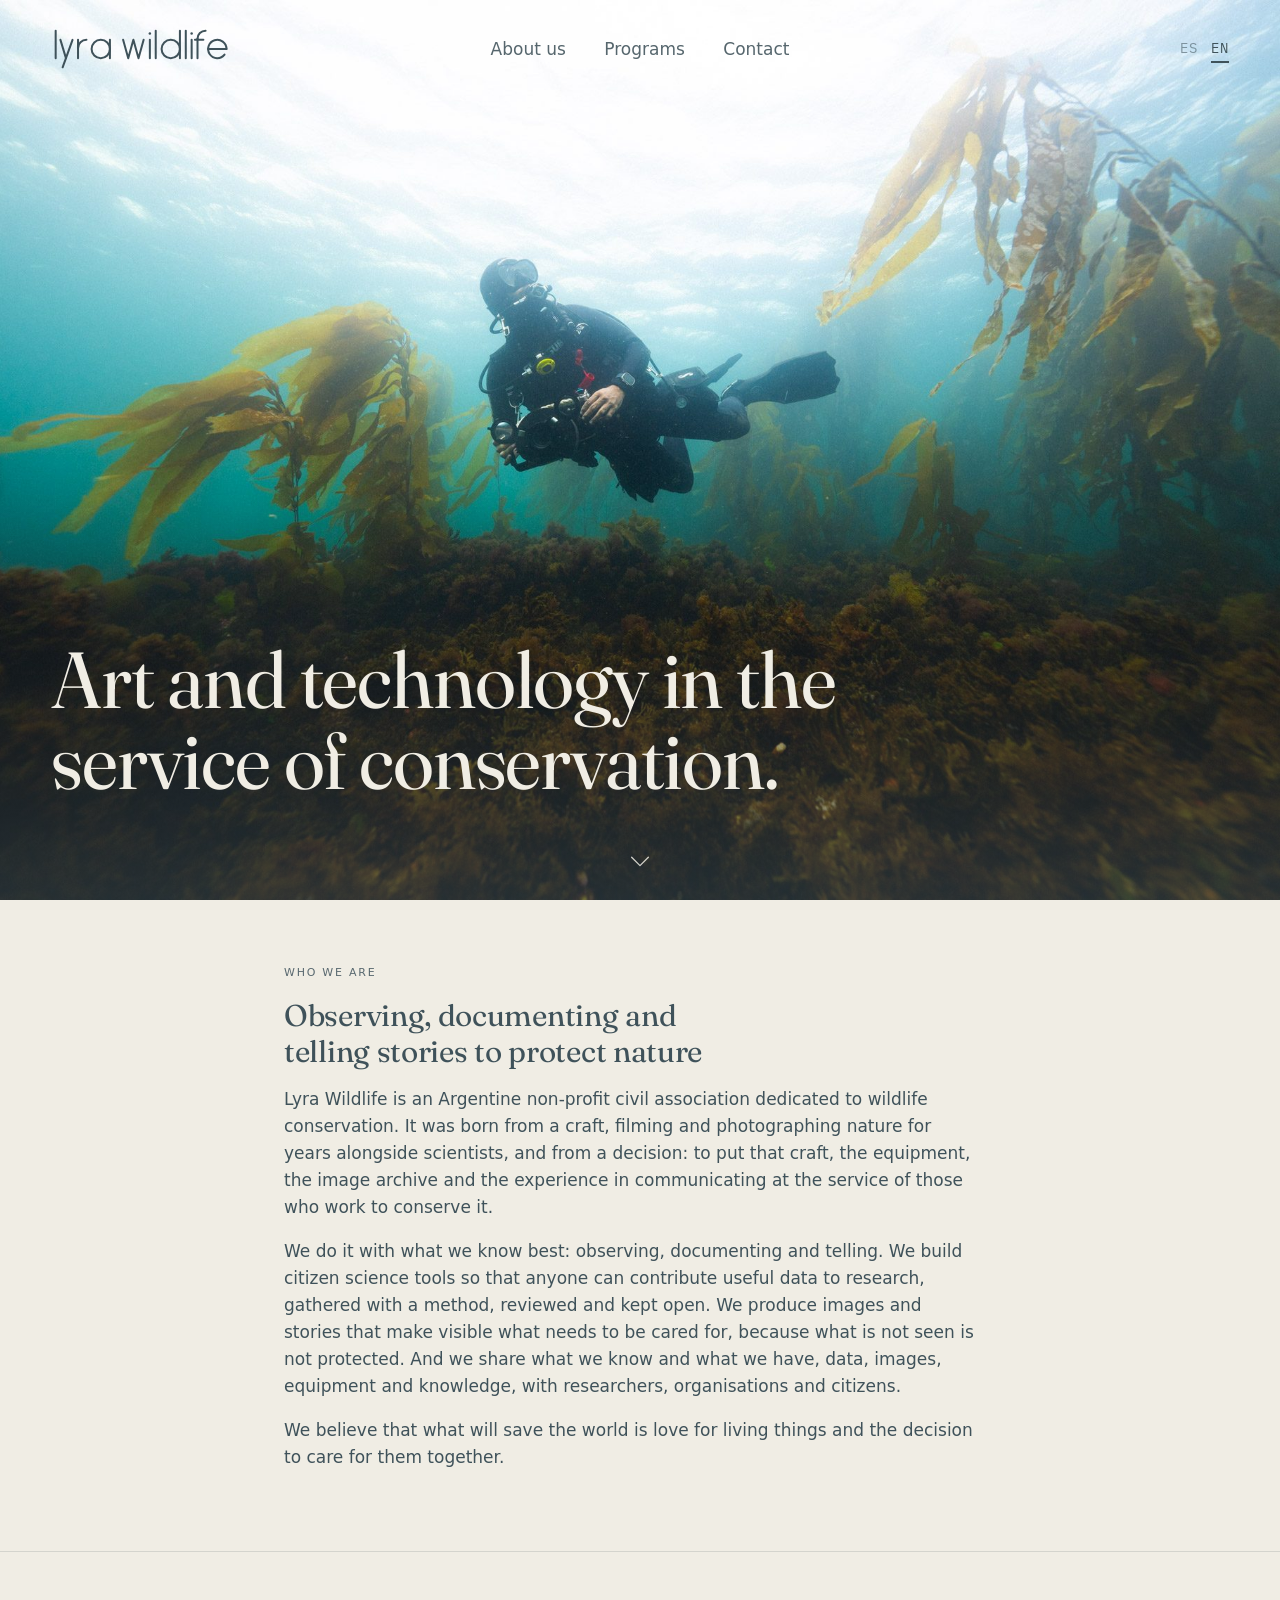
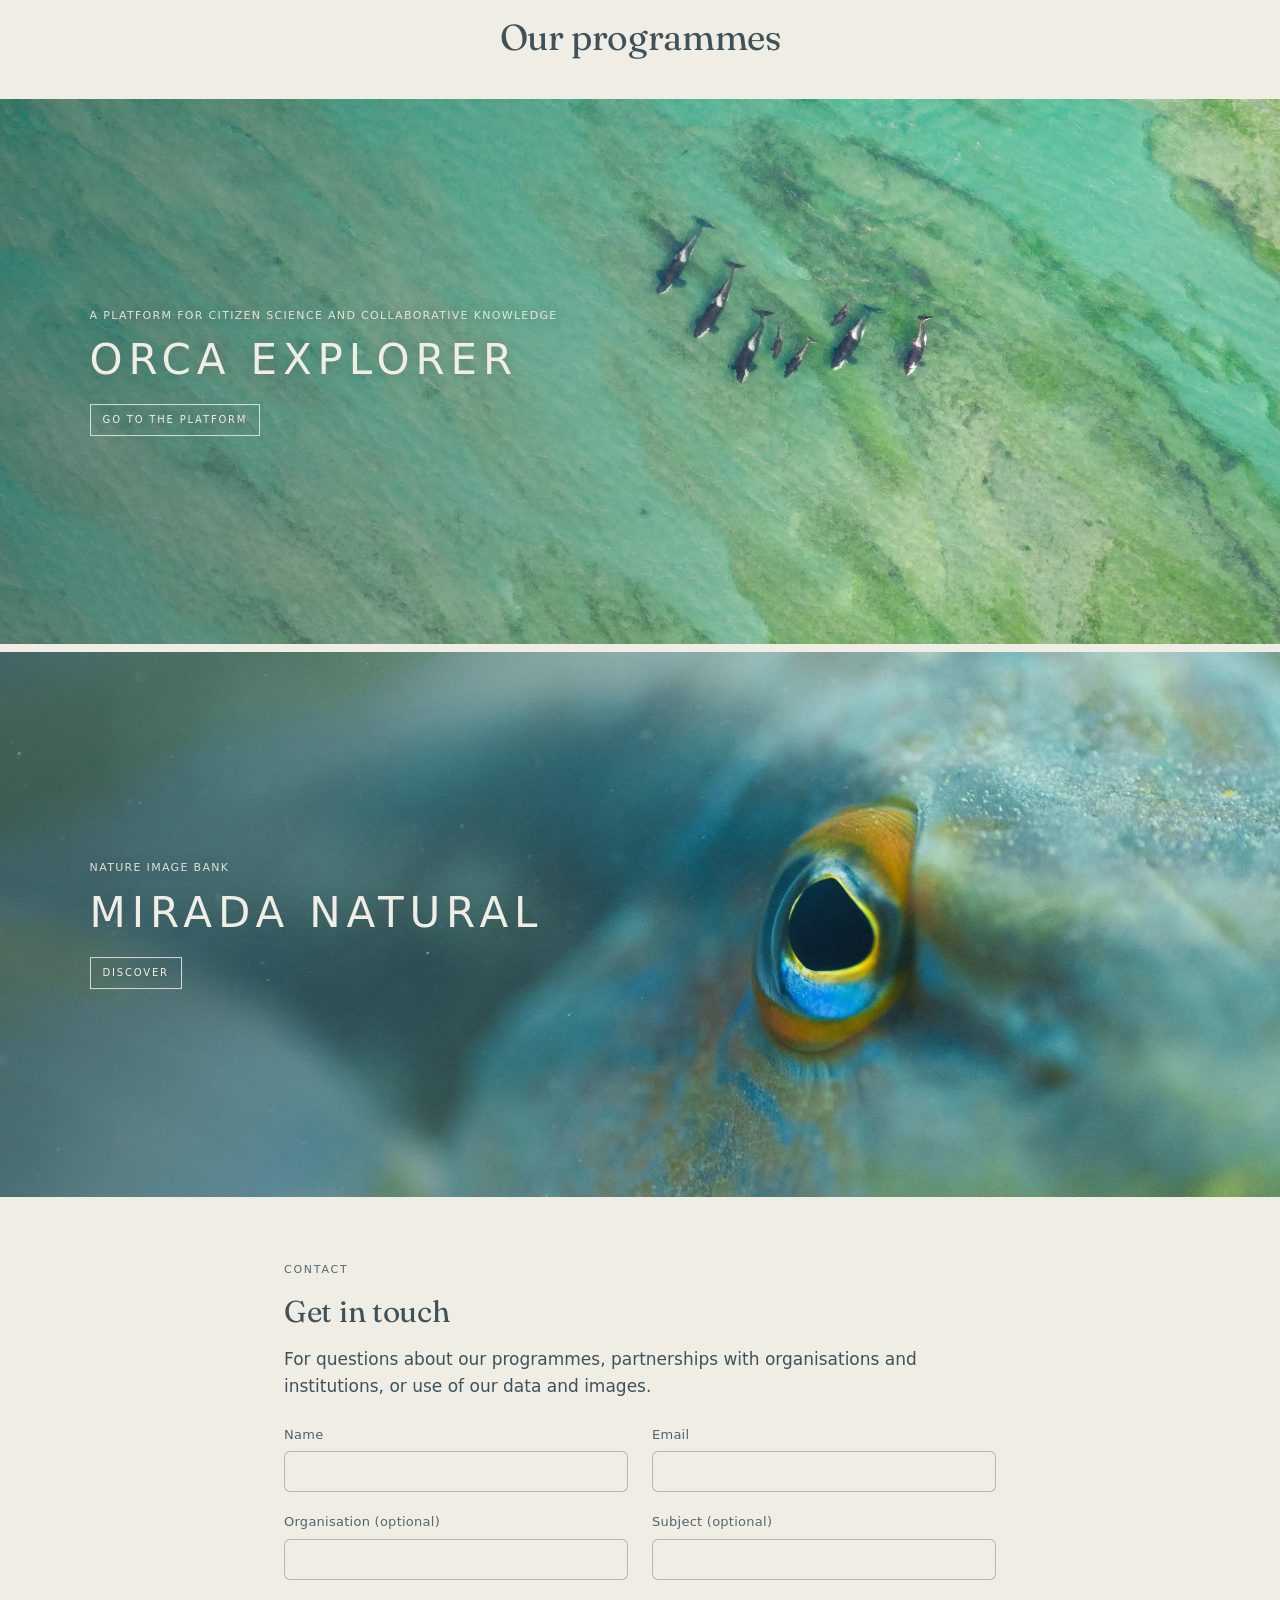
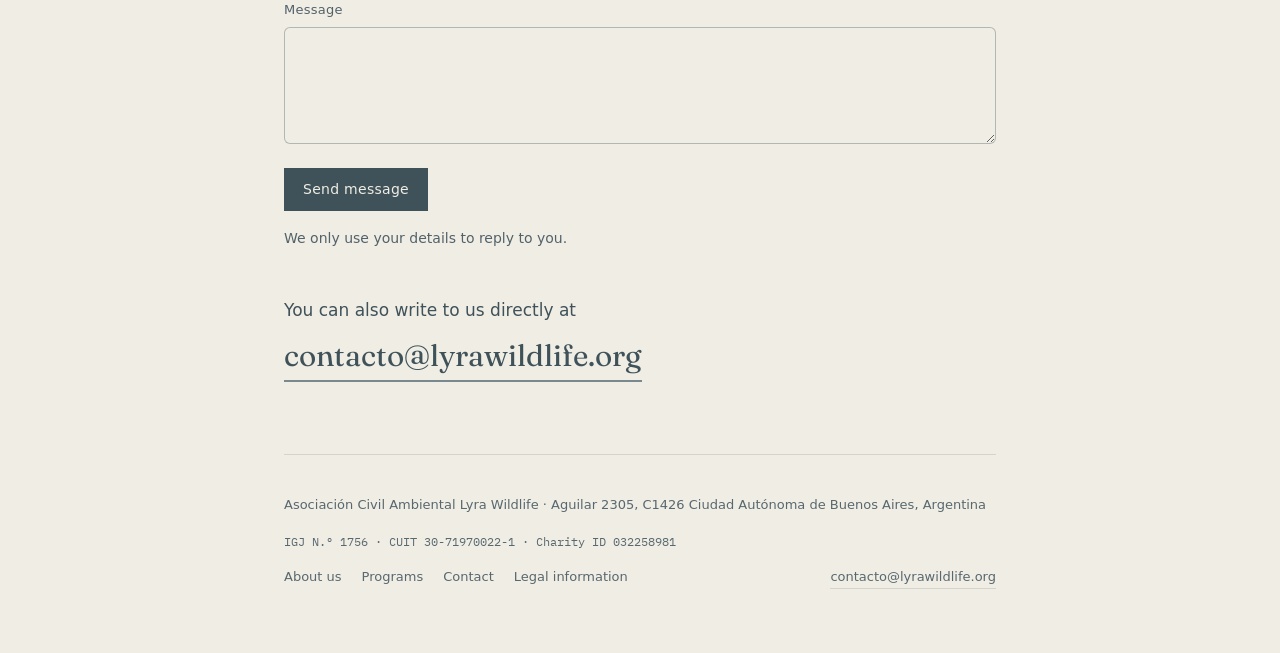
<file: sitio/index.html>
<!doctype html>
<html lang="es" data-lang="es">
<head>
<meta charset="utf-8">
<meta name="viewport" content="width=device-width, initial-scale=1">

<!-- ==========================================================================
     LYRA WILDLIFE  ·  sitio institucional  ·  página de inicio
     Los textos viven en este archivo; los estilos, en estilos.css; el selector
     de idioma y los enlaces a formularios, en sitio.js.
     Cada contenido está dos veces: class="es" y class="en". Editá siempre las dos.
     ========================================================================== -->

<title>Lyra Wildlife · Asociación Civil Ambiental</title>
<meta name="description" content="Lyra Wildlife es una asociación civil sin fines de lucro argentina dedicada a la conservación de la fauna silvestre. Desarrollamos plataformas de ciencia ciudadana y un banco de imágenes de la naturaleza para quienes la protegen.">
<link rel="canonical" href="https://lyrawildlife.org/">
<meta name="theme-color" content="#788990">

<meta property="og:type" content="website">
<meta property="og:title" content="Lyra Wildlife">
<meta property="og:description" content="Ciencia ciudadana e imágenes de la naturaleza al servicio de quienes la protegen.">
<meta property="og:url" content="https://lyrawildlife.org/">
<meta property="og:image" content="https://lyrawildlife.org/portada.jpg">
<meta property="og:locale" content="es_AR">

<link rel="icon" href="favicon.svg" type="image/svg+xml">
<link rel="icon" href="favicon.ico" sizes="32x32">
<link rel="apple-touch-icon" href="apple-touch-icon-180.png">

<link rel="preconnect" href="https://fonts.googleapis.com">
<link rel="preconnect" href="https://fonts.gstatic.com" crossorigin>
<link href="https://fonts.googleapis.com/css2?family=Fraunces:opsz,wght@9..144,400;9..144,500&family=IBM+Plex+Mono:wght@400&display=swap" rel="stylesheet">
<link href="https://api.fontshare.com/v2/css?f[]=satoshi@400,500,700&display=swap" rel="stylesheet">
<link rel="stylesheet" href="estilos.css">
</head>

<body>

<!-- ====================================================== PORTADA ======
     Pantalla completa. La foto es portada.jpg (3:2; hoy 1920 × 1280, ideal
     3840 × 2560) y se adapta a cualquier pantalla recortando los bordes.
     Si la foto es clara arriba, la cabecera va en azul profundo (clase
     cabecera-oscura en la section). Si es oscura arriba, sacá esa clase: la
     cabecera pasa a pérola con un velo suave. -->
<section class="hero cabecera-oscura" id="inicio">
  <img src="portada.jpg" alt="Un buzo con cámara recorre un bosque de macroalgas" width="1920" height="1280" fetchpriority="high">
<header class="top">
  <!-- Logotipo: versión reforzada del wordmark, en el color del texto. No lo reemplaces por texto. -->
  <a class="marca" href="./" aria-label="Lyra Wildlife">
    <svg viewBox="-25.5 0 983 251" role="img" aria-hidden="true" focusable="false"><g fill="none" stroke="currentColor" stroke-width="11" stroke-linecap="round" stroke-linejoin="round"><path d="M0 25.5V175.5"/><path d="M92 75.5 38 225.5"/><path d="m26 75.5 30 100"/><path d="M122 75.5v100"/><path d="M122 121.5a46 46 0 0 1 46-46"/><path d="M296 125.5a50 50 0 1 0-100 0 50 50 0 1 0 100 0"/><path d="M296 75.5v100"/><path d="m368 75.5 28 100 28-100 28 100 28-100"/><path d="M514 75.5v100"/><path d="M546 25.5v150"/><path d="M678 125.5a50 50 0 1 0-100 0 50 50 0 1 0 100 0"/><path d="M678 25.5v150"/><path d="M710 25.5v150"/><path d="M742 75.5v100"/><path d="M774 175.5V69.5"/><path d="M774 69.5a44 44 0 0 1 44-44"/><path d="M760 75.5h46"/><path d="M932 125.5a50 50 0 1 0-10.6 30.78"/><path d="M832 125.5h100"/></g><g fill="currentColor"><circle cx="514" cy="40.5" r="6.82"/><circle cx="742" cy="40.5" r="6.82"/></g></svg>
  </a>
  <nav class="menu" aria-label="Secciones">
      <a href="#quienes-somos"><span class="es">Quiénes somos</span><span class="en">About us</span></a>
      <a href="#programas"><span class="es">Programas</span><span class="en">Programs</span></a>
      <a href="#contacto"><span class="es">Contacto</span><span class="en">Contact</span></a>
  </nav>
  <div class="top-acciones">
    <nav class="langs" aria-label="Idioma">
      <button type="button" data-set="es" aria-pressed="true" aria-label="Español">ES</button>
      <button type="button" data-set="en" aria-pressed="false" aria-label="English">EN</button>
    </nav>
    <button type="button" class="menu-btn" aria-expanded="false" aria-controls="panel-menu"><span class="es">Menú</span><span class="en">Menu</span></button>
  </div>
</header>
  <div class="texto">
    <!-- El &nbsp; ata las dos últimas palabras para que nunca quede una sola colgando. -->
    <h1 class="es">Arte y tecnología al servicio de la&nbsp;conservación.</h1>
    <h1 class="en">Art and technology in the service of&nbsp;conservation.</h1>
  </div>
  <a class="flecha" href="#quienes-somos" aria-label="Seguir leyendo"><svg viewBox="0 0 28 28" fill="none" stroke="currentColor" stroke-width="1.4" stroke-linecap="round" stroke-linejoin="round" aria-hidden="true"><path d="m5 10 9 9 9-9"/></svg></a>
</section>
<!-- Panel del menú en celular (lo abre el botón "Menú"; sitio.js, bloque 5) -->
<div class="panel-menu" id="panel-menu" hidden>
  <button type="button" class="cerrar"><span class="es">Cerrar</span><span class="en">Close</span></button>
  <nav aria-label="Secciones">
      <a href="#quienes-somos"><span class="es">Quiénes somos</span><span class="en">About us</span></a>
      <a href="#programas"><span class="es">Programas</span><span class="en">Programs</span></a>
      <a href="#contacto"><span class="es">Contacto</span><span class="en">Contact</span></a>
  </nav>
  <nav class="langs" aria-label="Idioma">
    <button type="button" data-set="es" aria-pressed="true" aria-label="Español">ES</button>
    <button type="button" data-set="en" aria-pressed="false" aria-label="English">EN</button>
  </nav>
</div>

<div class="wrap">
<main>

  <!-- ==================================================== QUIÉNES SOMOS == -->
  <section id="quienes-somos">
    <p class="eyebrow es">Quiénes somos</p>
    <p class="eyebrow en">Who we are</p>

    <h2 class="es">Observar, documentar y contar historias para proteger la naturaleza</h2>
    <h2 class="en">Observing, documenting and telling stories to protect nature</h2>

    <p class="es">Lyra Wildlife es una asociación civil argentina sin fines de lucro dedicada a la conservación de la fauna silvestre. Nace de un oficio, el de filmar y fotografiar la naturaleza durante años junto a científicos, y de una decisión: poner ese oficio, los equipos, el archivo de imágenes y la experiencia en comunicar al servicio de quienes trabajan por conservarla.</p>
    <p class="en">Lyra Wildlife is an Argentine non-profit civil association dedicated to wildlife conservation. It was born from a craft, filming and photographing nature for years alongside scientists, and from a decision: to put that craft, the equipment, the image archive and the experience in communicating at the service of those who work to conserve it.</p>

    <p class="es">Lo hacemos con lo que mejor sabemos hacer: observar, documentar y contar. Desarrollamos herramientas de ciencia ciudadana para que cualquier persona pueda aportar datos útiles a la investigación, con método, revisados y abiertos. Producimos imágenes y relatos que hacen visible lo que hay que cuidar, porque lo que no se ve no se protege. Y compartimos lo que sabemos y lo que tenemos, datos, imágenes, equipos y conocimiento, con investigadores, organizaciones y ciudadanos.</p>
    <p class="en">We do it with what we know best: observing, documenting and telling. We build citizen science tools so that anyone can contribute useful data to research, gathered with a method, reviewed and kept open. We produce images and stories that make visible what needs to be cared for, because what is not seen is not protected. And we share what we know and what we have, data, images, equipment and knowledge, with researchers, organisations and citizens.</p>

    <!-- Un solo texto continuo, sin presentar los programas (eso viene en la sección siguiente). La frase de cierre va con el mismo formato que el resto. -->
    <p class="es">Creemos que lo que va a salvar al mundo es el amor por lo vivo y la decisión de cuidarlo en&nbsp;conjunto.</p>
    <p class="en">We believe that what will save the world is love for living things and the decision to care for them&nbsp;together.</p>
  </section>

</main>

</div><!-- /wrap: las portadas de programas van a sangre -->

<!-- ======================================================= PROGRAMAS ===
     Una portada por programa. Cada portada necesita una foto horizontal en
     programas/<nombre>.jpg + .webp (2560 × 1089, 2.35:1). Si la foto falta,
     la portada se muestra sobre azul profundo sin romperse.
     Para agregar un programa: copiá un bloque <article class="cover"> entero.
     Cada portada puede tener uno o más botones dentro de .cover-botones. -->
<section id="programas" class="programas">
  <p class="titulo-seccion es">Nuestros programas</p>
  <p class="titulo-seccion en">Our programmes</p>

  <article class="cover">
    <picture><source srcset="programas/orca-explorer.webp" type="image/webp"><img src="programas/orca-explorer.jpg" alt="" width="2560" height="1089" onerror="this.closest('picture').remove()"></picture>
    <div class="cover-texto">
      <span class="cover-sub es">Plataforma de ciencia ciudadana y conocimiento colaborativo</span>
      <span class="cover-sub en">A platform for citizen science and collaborative knowledge</span>
      <span class="cover-titulo">Orca Explorer</span>
      <span class="cover-botones">
        <!-- "Conocer" oculto hasta terminar la página de Orca Explorer (22/11/2026). Para volver a mostrarlo, sacá este comentario:
        <a class="cover-btn es" href="orca-explorer/">Conocer</a>
        <a class="cover-btn en" href="orca-explorer/">Discover</a>
        -->
        <a class="cover-btn es" href="https://orcaexplorer.com" target="_blank" rel="noopener">Ir a la plataforma</a>
        <a class="cover-btn en" href="https://orcaexplorer.com" target="_blank" rel="noopener">Go to the platform</a>
      </span>
    </div>
  </article>

  <article class="cover">
    <picture><source srcset="programas/mirada-natural.webp" type="image/webp"><img src="programas/mirada-natural.jpg" alt="" width="2560" height="1089" onerror="this.closest('picture').remove()"></picture>
    <div class="cover-texto">
      <span class="cover-sub es">Banco de Imágenes de la Naturaleza</span>
      <span class="cover-sub en">Nature Image Bank</span>
      <span class="cover-titulo">Mirada Natural</span>
      <span class="cover-botones">
        <a class="cover-btn es" href="mirada-natural/">Conocer</a>
        <a class="cover-btn en" href="mirada-natural/">Discover</a>
      </span>
    </div>
  </article>
</section>

<div class="wrap">
<main>

  <!-- ======================================================== CONTACTO === -->
  <section id="contacto">
    <p class="eyebrow es">Contacto</p>
    <p class="eyebrow en">Contact</p>

    <h2 class="es">Escribinos</h2>
    <h2 class="en">Get in touch</h2>

    <p class="es">Para consultas sobre nuestros programas, alianzas con organizaciones e instituciones, o uso de nuestros datos y nuestras imágenes.</p>
    <p class="en">For questions about our programmes, partnerships with organisations and institutions, or use of our data and images.</p>

    <!-- Formulario de contacto (Netlify Forms, nombre "contacto"). El aviso llega a contacto@lyrawildlife.org
         con el asunto "Lyra Wildlife · Consulta de <nombre>: <asunto>", y "Responder" va a quien escribió. -->
    <form class="formulario" name="contacto" method="POST" action="/gracias/" data-netlify="true" netlify-honeypot="bot-field" data-asunto="Lyra Wildlife · Consulta de {nombre}: {asunto}" novalidate>
      <input type="hidden" name="form-name" value="contacto">
      <input type="hidden" name="subject" data-remove-prefix value="Lyra Wildlife · Consulta desde la web">
      <p class="oculto"><label>No completar: <input name="bot-field"></label></p>

      <div class="campos">
        <label>
          <span class="es">Nombre</span><span class="en">Name</span>
          <input type="text" name="nombre" required autocomplete="name">
        </label>
        <label>
          <span class="es">Correo electrónico</span><span class="en">Email</span>
          <input type="email" name="email" required autocomplete="email">
        </label>
        <label>
          <span class="es">Organización <span class="opcional">(opcional)</span></span><span class="en">Organisation <span class="opcional">(optional)</span></span>
          <input type="text" name="organizacion" autocomplete="organization">
        </label>
        <label>
          <span class="es">Asunto <span class="opcional">(opcional)</span></span><span class="en">Subject <span class="opcional">(optional)</span></span>
          <input type="text" name="asunto">
        </label>
        <label class="ancho">
          <span class="es">Mensaje</span><span class="en">Message</span>
          <textarea name="mensaje" rows="5" required></textarea>
        </label>
      </div>

      <p class="aviso-error" role="alert" hidden><span class="es">Faltan datos: completá los campos marcados en rojo.</span><span class="en">Some details are missing: please complete the fields marked in red.</span></p>

      <div class="acciones">
        <button type="submit" class="btn primario es">Enviar mensaje</button>
        <button type="submit" class="btn primario en">Send message</button>
      </div>
      <p class="pie-form"><span class="es">Usamos tus datos solo para responderte.</span><span class="en">We only use your details to reply to you.</span></p>
    </form>

    <div class="via-correo">
      <p class="es">También podés escribirnos directamente a</p>
      <p class="en">You can also write to us directly at</p>
      <p><a class="mail" href="mailto:contacto@lyrawildlife.org">contacto@lyrawildlife.org</a></p>
    </div>
  </section>

</main>

<footer>
  <!-- Datos registrales: se repiten en el pie de todas las páginas. Si cambia alguno, cambialo en todas. -->
  <div class="row">
    <span>Asociación Civil Ambiental Lyra Wildlife · Aguilar 2305, C1426 Ciudad Autónoma de Buenos Aires, Argentina</span>
    <span class="stamp">IGJ N.º 1756 · CUIT 30-71970022-1 · Charity ID 032258981</span>
  </div>
  <div class="row">
    <nav class="pie-nav" aria-label="Páginas">
      <a href="#quienes-somos"><span class="es">Quiénes somos</span><span class="en">About us</span></a>
      <a href="#programas"><span class="es">Programas</span><span class="en">Programs</span></a>
      <a href="#contacto"><span class="es">Contacto</span><span class="en">Contact</span></a>
      <a href="institucional/"><span class="es">Información institucional</span><span class="en">Legal information</span></a>
    </nav>
    <a href="mailto:contacto@lyrawildlife.org">contacto@lyrawildlife.org</a>
  </div>
</footer>

</div>

<script src="sitio.js"></script>
</body>
</html>
</file>
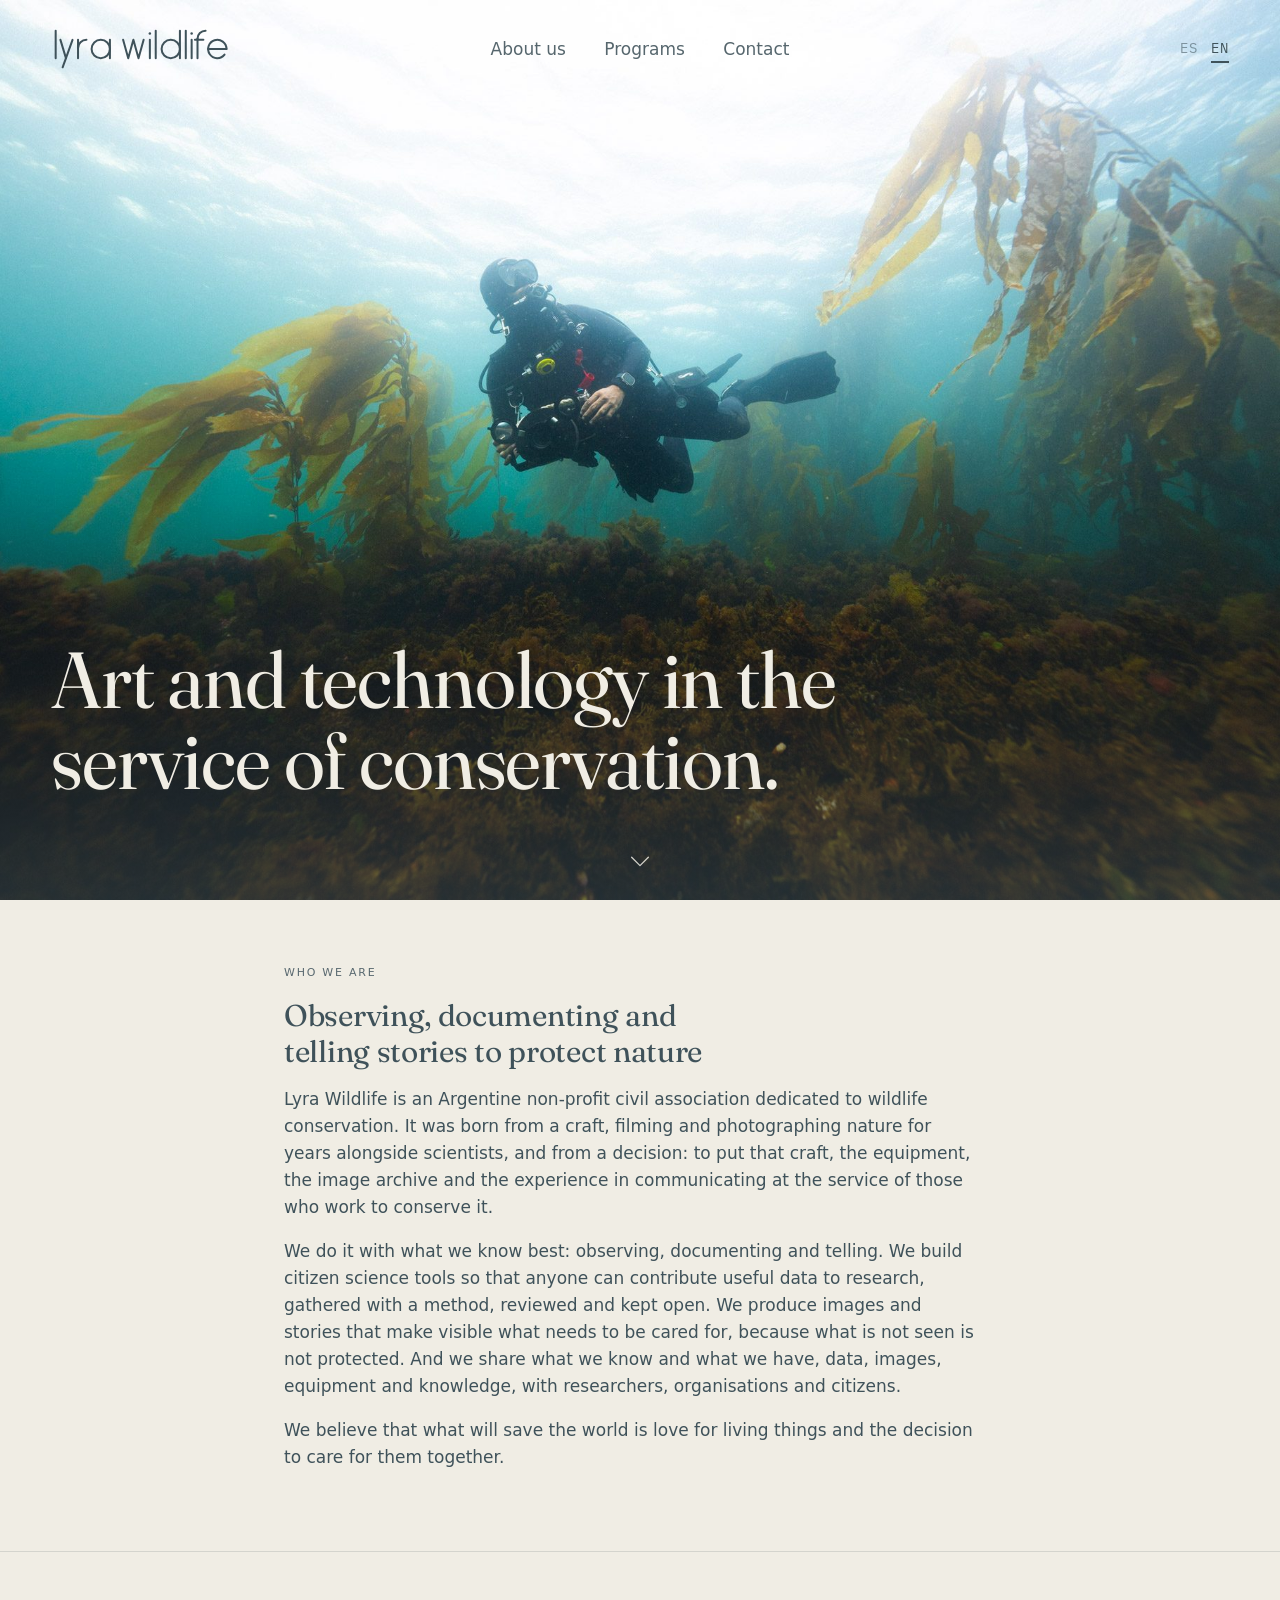
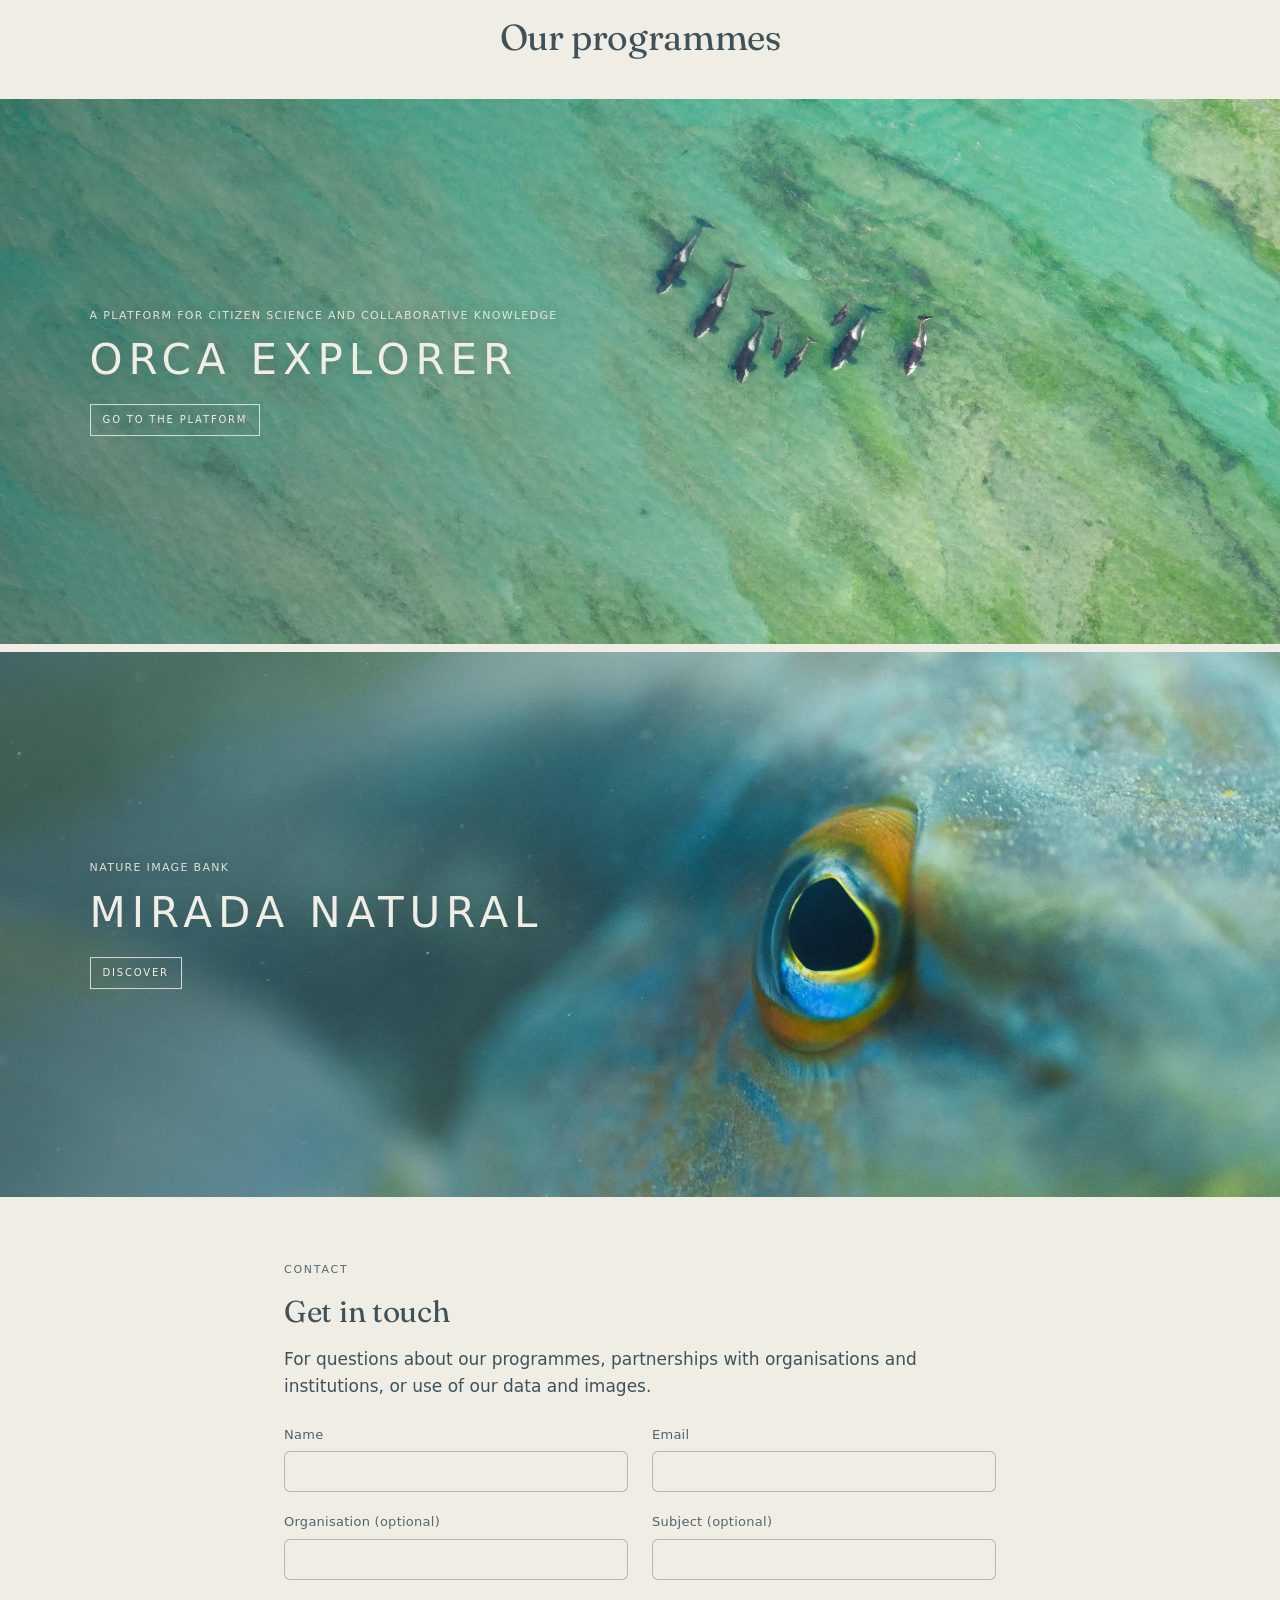
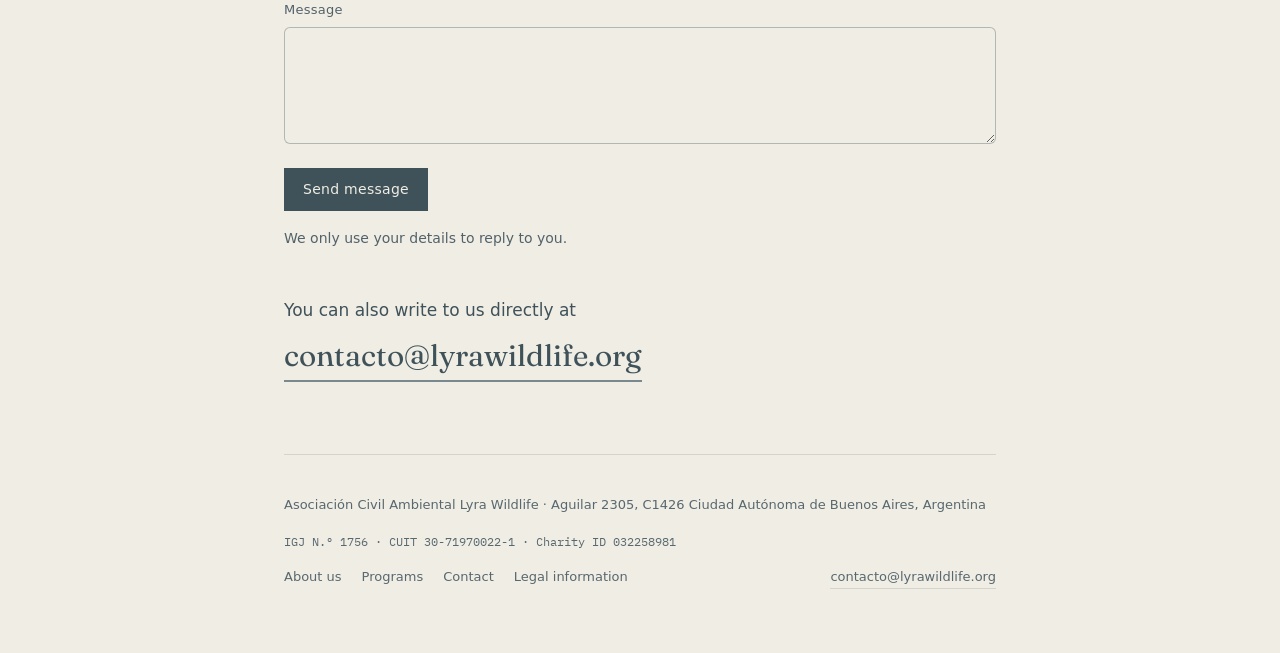
<file: sitio/contacto/index.html>
<!doctype html>
<html lang="es">
<head>
<meta charset="utf-8">
<meta name="viewport" content="width=device-width, initial-scale=1">
<!-- Desde el 26/11/2026 esto es una sección del inicio. Esta página queda solo para
     que los enlaces viejos lleven a esa sección. No la borres sin poner antes una
     redirección en Netlify. -->
<title>Contacto · Lyra Wildlife</title>
<meta name="robots" content="noindex">
<link rel="canonical" href="https://lyrawildlife.org/">
<meta http-equiv="refresh" content="0; url=../#contacto">
<script>location.replace('../#contacto');</script>
</head>
<body>
<p><a href="../#contacto">Contacto · Lyra Wildlife</a></p>
</body>
</html>
</file>
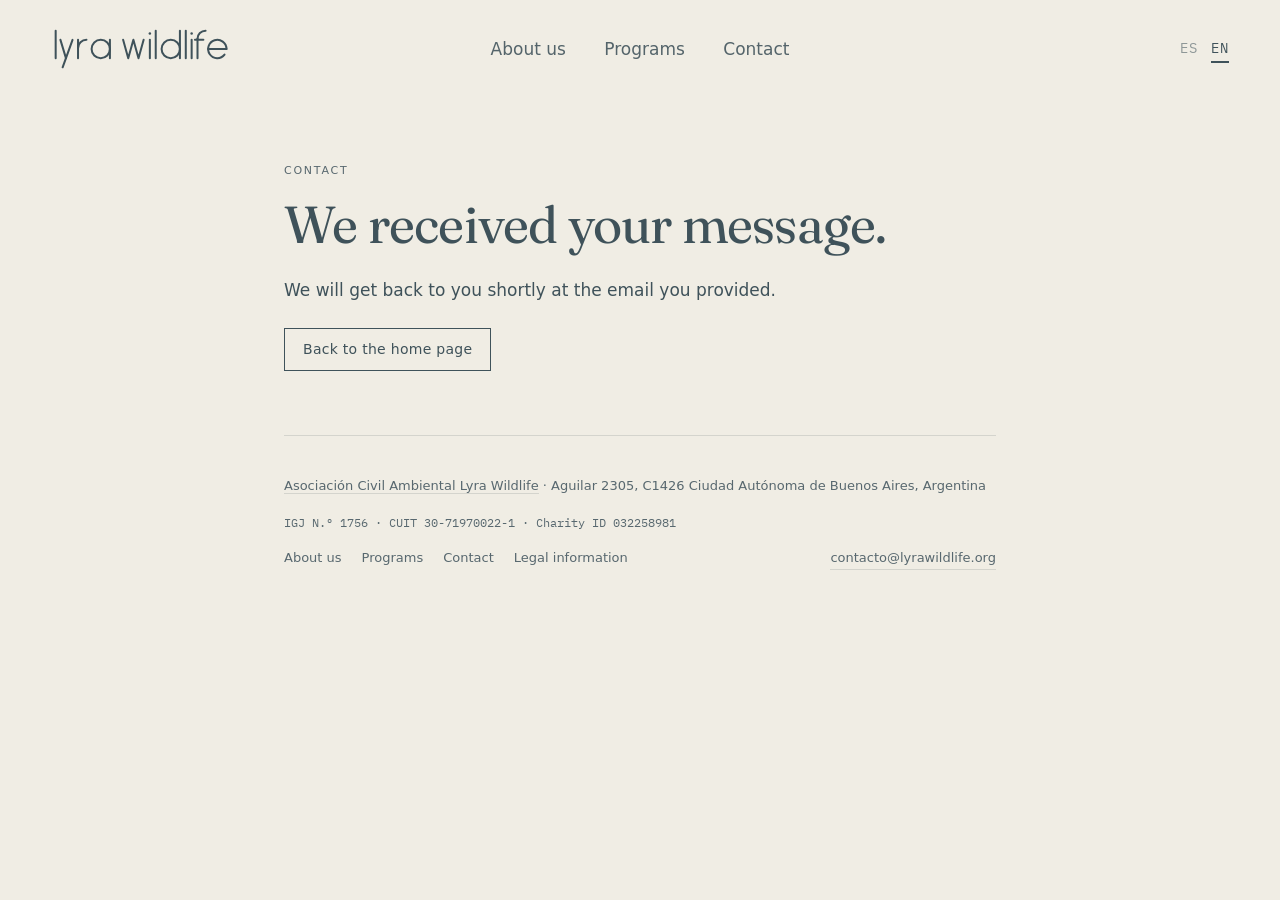
<file: sitio/gracias/index.html>
<!doctype html>
<html lang="es" data-lang="es">
<head>
<meta charset="utf-8">
<meta name="viewport" content="width=device-width, initial-scale=1">
<title>Gracias · Lyra Wildlife</title>
<meta name="robots" content="noindex">
<link rel="icon" href="../favicon.svg" type="image/svg+xml">
<link rel="icon" href="../favicon.ico" sizes="32x32">
<link rel="apple-touch-icon" href="../apple-touch-icon-180.png">
<link rel="preconnect" href="https://fonts.googleapis.com">
<link rel="preconnect" href="https://fonts.gstatic.com" crossorigin>
<link href="https://fonts.googleapis.com/css2?family=Fraunces:opsz,wght@9..144,400;9..144,500&family=IBM+Plex+Mono:wght@400&display=swap" rel="stylesheet">
<link href="https://api.fontshare.com/v2/css?f[]=satoshi@400,500,700&display=swap" rel="stylesheet">
<link rel="stylesheet" href="../estilos.css">
</head>
<body>
<header class="top">
  <!-- Logotipo: versión reforzada del wordmark, en el color del texto. No lo reemplaces por texto. -->
  <a class="marca" href="../" aria-label="Lyra Wildlife">
    <svg viewBox="-25.5 0 983 251" role="img" aria-hidden="true" focusable="false"><g fill="none" stroke="currentColor" stroke-width="11" stroke-linecap="round" stroke-linejoin="round"><path d="M0 25.5V175.5"/><path d="M92 75.5 38 225.5"/><path d="m26 75.5 30 100"/><path d="M122 75.5v100"/><path d="M122 121.5a46 46 0 0 1 46-46"/><path d="M296 125.5a50 50 0 1 0-100 0 50 50 0 1 0 100 0"/><path d="M296 75.5v100"/><path d="m368 75.5 28 100 28-100 28 100 28-100"/><path d="M514 75.5v100"/><path d="M546 25.5v150"/><path d="M678 125.5a50 50 0 1 0-100 0 50 50 0 1 0 100 0"/><path d="M678 25.5v150"/><path d="M710 25.5v150"/><path d="M742 75.5v100"/><path d="M774 175.5V69.5"/><path d="M774 69.5a44 44 0 0 1 44-44"/><path d="M760 75.5h46"/><path d="M932 125.5a50 50 0 1 0-10.6 30.78"/><path d="M832 125.5h100"/></g><g fill="currentColor"><circle cx="514" cy="40.5" r="6.82"/><circle cx="742" cy="40.5" r="6.82"/></g></svg>
  </a>
  <nav class="menu" aria-label="Secciones">
      <a href="../#quienes-somos"><span class="es">Quiénes somos</span><span class="en">About us</span></a>
      <a href="../#programas"><span class="es">Programas</span><span class="en">Programs</span></a>
      <a href="../#contacto"><span class="es">Contacto</span><span class="en">Contact</span></a>
  </nav>
  <div class="top-acciones">
    <nav class="langs" aria-label="Idioma">
      <button type="button" data-set="es" aria-pressed="true" aria-label="Español">ES</button>
      <button type="button" data-set="en" aria-pressed="false" aria-label="English">EN</button>
    </nav>
    <button type="button" class="menu-btn" aria-expanded="false" aria-controls="panel-menu"><span class="es">Menú</span><span class="en">Menu</span></button>
  </div>
</header>
<!-- Panel del menú en celular (lo abre el botón "Menú"; sitio.js, bloque 5) -->
<div class="panel-menu" id="panel-menu" hidden>
  <button type="button" class="cerrar"><span class="es">Cerrar</span><span class="en">Close</span></button>
  <nav aria-label="Secciones">
      <a href="../#quienes-somos"><span class="es">Quiénes somos</span><span class="en">About us</span></a>
      <a href="../#programas"><span class="es">Programas</span><span class="en">Programs</span></a>
      <a href="../#contacto"><span class="es">Contacto</span><span class="en">Contact</span></a>
  </nav>
  <nav class="langs" aria-label="Idioma">
    <button type="button" data-set="es" aria-pressed="true" aria-label="Español">ES</button>
    <button type="button" data-set="en" aria-pressed="false" aria-label="English">EN</button>
  </nav>
</div>

<div class="wrap">
<main>
  <section>
    <p class="eyebrow es">Contacto</p>
    <p class="eyebrow en">Contact</p>
    <h1 class="es">Recibimos tu mensaje.</h1>
    <h1 class="en">We received your message.</h1>
    <p class="es">Te respondemos a la brevedad al correo que dejaste.</p>
    <p class="en">We will get back to you shortly at the email you provided.</p>
    <div class="acciones">
      <a class="btn es" href="../">Volver al inicio</a>
      <a class="btn en" href="../">Back to the home page</a>
    </div>
  </section>
</main>
<footer>
  <!-- Datos registrales: se repiten en el pie de todas las páginas. Si cambia alguno, cambialo en todas. -->
  <div class="row">
    <span><a href="../">Asociación Civil Ambiental Lyra Wildlife</a> · Aguilar 2305, C1426 Ciudad Autónoma de Buenos Aires, Argentina</span>
    <span class="stamp">IGJ N.º 1756 · CUIT 30-71970022-1 · Charity ID 032258981</span>
  </div>
  <div class="row">
    <nav class="pie-nav" aria-label="Páginas">
      <a href="../#quienes-somos"><span class="es">Quiénes somos</span><span class="en">About us</span></a>
      <a href="../#programas"><span class="es">Programas</span><span class="en">Programs</span></a>
      <a href="../#contacto"><span class="es">Contacto</span><span class="en">Contact</span></a>
      <a href="../institucional/"><span class="es">Información institucional</span><span class="en">Legal information</span></a>
    </nav>
    <a href="mailto:contacto@lyrawildlife.org">contacto@lyrawildlife.org</a>
  </div>
</footer>
</div>
<script src="../sitio.js"></script>
</body>
</html>
</file>
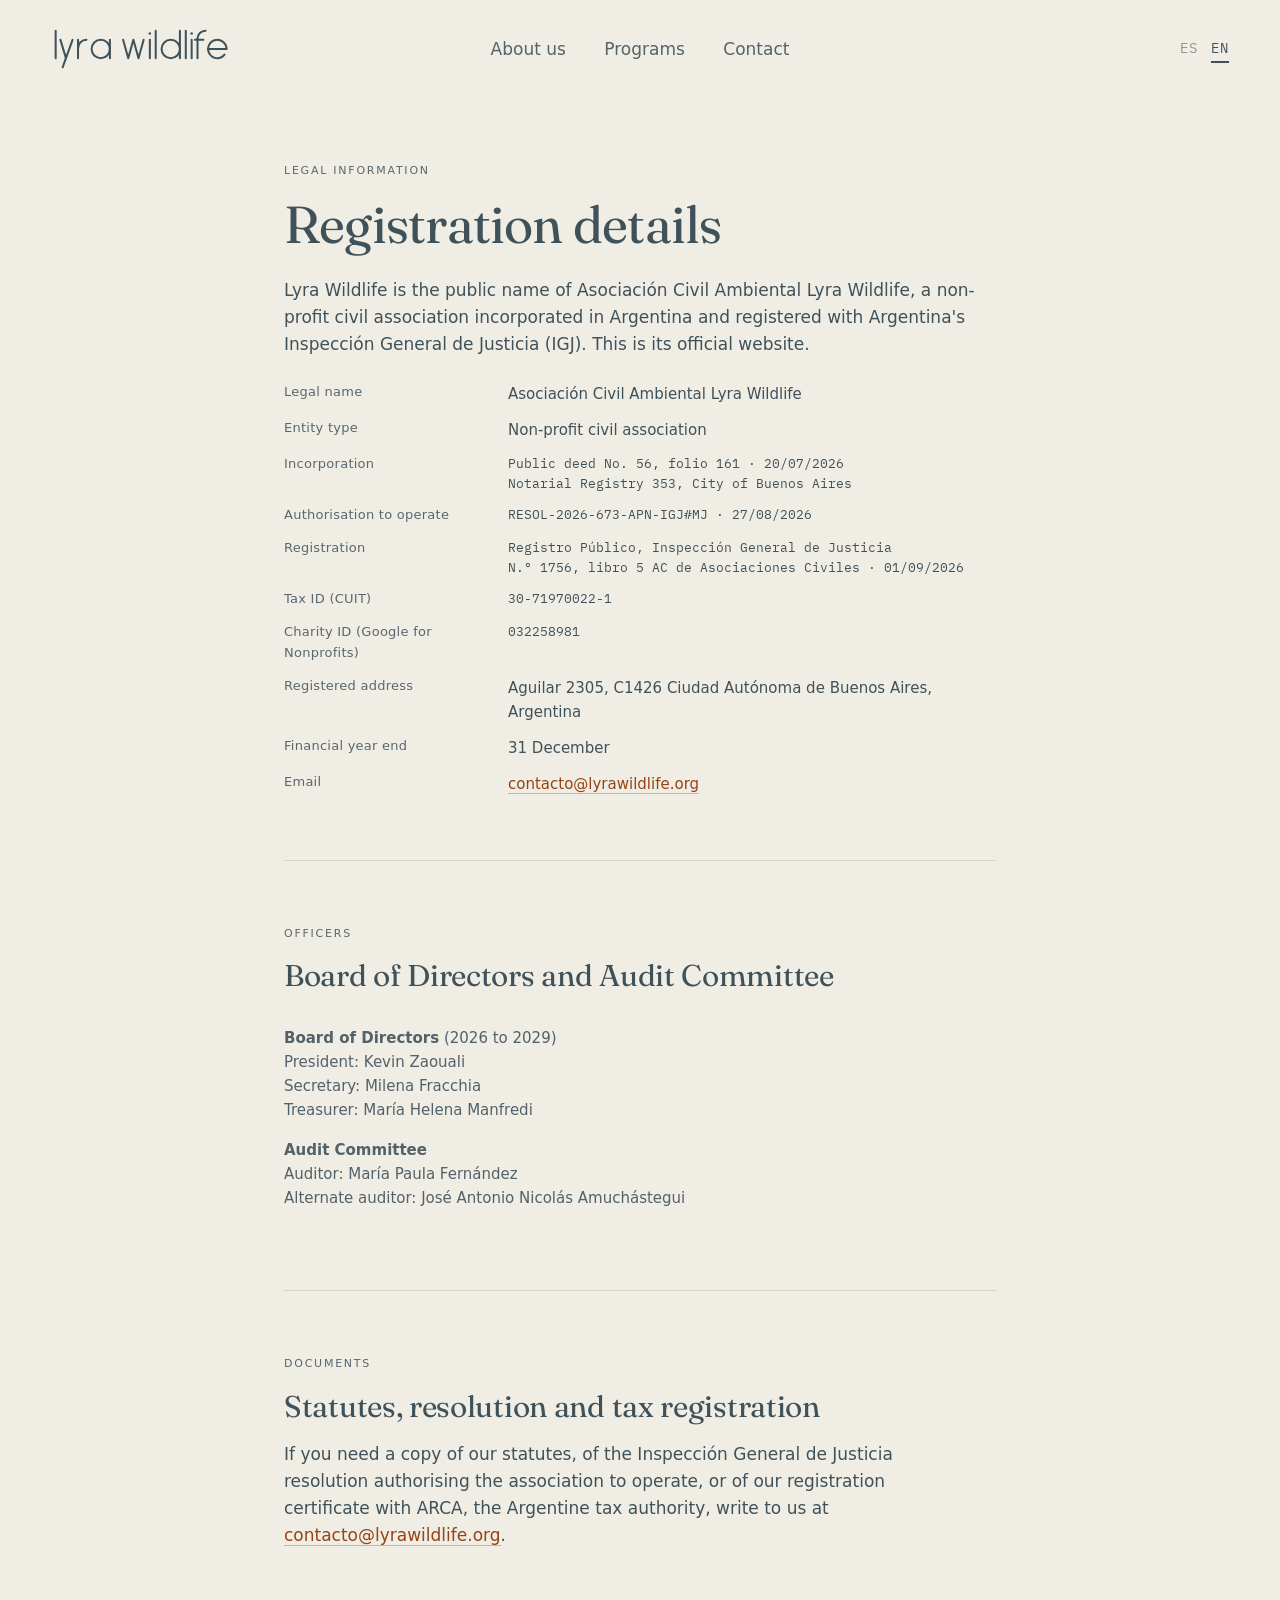
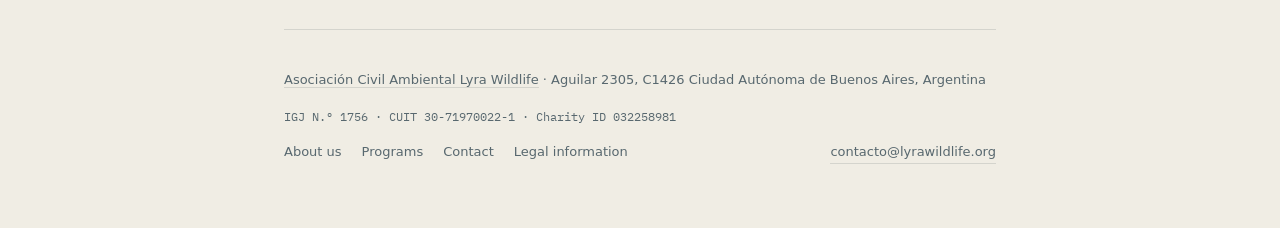
<file: sitio/institucional/index.html>
<!doctype html>
<html lang="es" data-lang="es">
<head>
<meta charset="utf-8">
<meta name="viewport" content="width=device-width, initial-scale=1">

<!-- ==========================================================================
     LYRA WILDLIFE  ·  Información institucional
     URL: lyrawildlife.org/institucional/
     Los textos viven en este archivo; los estilos, en ../estilos.css; el
     selector de idioma, en ../sitio.js. El menú y el pie se repiten en todas
     las páginas: si cambian, cambialos en todas.
     Cada contenido está dos veces: class="es" y class="en". Editá siempre las dos.
     ========================================================================== -->

<title>Información institucional · Lyra Wildlife</title>
<meta name="description" content="Datos registrales de la Asociación Civil Ambiental Lyra Wildlife: inscripción IGJ N.º 1756, CUIT 30-71970022-1, Charity ID 032258981, sede social y autoridades.">
<link rel="canonical" href="https://lyrawildlife.org/institucional/">
<meta name="theme-color" content="#788990">

<meta property="og:type" content="website">
<meta property="og:title" content="Información institucional · Lyra Wildlife">
<meta property="og:description" content="Datos registrales de la Asociación Civil Ambiental Lyra Wildlife: inscripción IGJ N.º 1756, CUIT 30-71970022-1, Charity ID 032258981, sede social y autoridades.">
<meta property="og:url" content="https://lyrawildlife.org/institucional/">
<meta property="og:image" content="https://lyrawildlife.org/portada.jpg">
<meta property="og:locale" content="es_AR">

<link rel="icon" href="../favicon.svg" type="image/svg+xml">
<link rel="icon" href="../favicon.ico" sizes="32x32">
<link rel="apple-touch-icon" href="../apple-touch-icon-180.png">

<link rel="preconnect" href="https://fonts.googleapis.com">
<link rel="preconnect" href="https://fonts.gstatic.com" crossorigin>
<link href="https://fonts.googleapis.com/css2?family=Fraunces:opsz,wght@9..144,400;9..144,500&family=IBM+Plex+Mono:wght@400&display=swap" rel="stylesheet">
<link href="https://api.fontshare.com/v2/css?f[]=satoshi@400,500,700&display=swap" rel="stylesheet">
<link rel="stylesheet" href="../estilos.css">
</head>

<body>
<header class="top">
  <!-- Logotipo: versión reforzada del wordmark, en el color del texto. No lo reemplaces por texto. -->
  <a class="marca" href="../" aria-label="Lyra Wildlife">
    <svg viewBox="-25.5 0 983 251" role="img" aria-hidden="true" focusable="false"><g fill="none" stroke="currentColor" stroke-width="11" stroke-linecap="round" stroke-linejoin="round"><path d="M0 25.5V175.5"/><path d="M92 75.5 38 225.5"/><path d="m26 75.5 30 100"/><path d="M122 75.5v100"/><path d="M122 121.5a46 46 0 0 1 46-46"/><path d="M296 125.5a50 50 0 1 0-100 0 50 50 0 1 0 100 0"/><path d="M296 75.5v100"/><path d="m368 75.5 28 100 28-100 28 100 28-100"/><path d="M514 75.5v100"/><path d="M546 25.5v150"/><path d="M678 125.5a50 50 0 1 0-100 0 50 50 0 1 0 100 0"/><path d="M678 25.5v150"/><path d="M710 25.5v150"/><path d="M742 75.5v100"/><path d="M774 175.5V69.5"/><path d="M774 69.5a44 44 0 0 1 44-44"/><path d="M760 75.5h46"/><path d="M932 125.5a50 50 0 1 0-10.6 30.78"/><path d="M832 125.5h100"/></g><g fill="currentColor"><circle cx="514" cy="40.5" r="6.82"/><circle cx="742" cy="40.5" r="6.82"/></g></svg>
  </a>
  <nav class="menu" aria-label="Secciones">
      <a href="../#quienes-somos"><span class="es">Quiénes somos</span><span class="en">About us</span></a>
      <a href="../#programas"><span class="es">Programas</span><span class="en">Programs</span></a>
      <a href="../#contacto"><span class="es">Contacto</span><span class="en">Contact</span></a>
  </nav>
  <div class="top-acciones">
    <nav class="langs" aria-label="Idioma">
      <button type="button" data-set="es" aria-pressed="true" aria-label="Español">ES</button>
      <button type="button" data-set="en" aria-pressed="false" aria-label="English">EN</button>
    </nav>
    <button type="button" class="menu-btn" aria-expanded="false" aria-controls="panel-menu"><span class="es">Menú</span><span class="en">Menu</span></button>
  </div>
</header>
<!-- Panel del menú en celular (lo abre el botón "Menú"; sitio.js) -->
<div class="panel-menu" id="panel-menu" hidden>
  <button type="button" class="cerrar"><span class="es">Cerrar</span><span class="en">Close</span></button>
  <nav aria-label="Secciones">
      <a href="../#quienes-somos"><span class="es">Quiénes somos</span><span class="en">About us</span></a>
      <a href="../#programas"><span class="es">Programas</span><span class="en">Programs</span></a>
      <a href="../#contacto"><span class="es">Contacto</span><span class="en">Contact</span></a>
  </nav>
  <nav class="langs" aria-label="Idioma">
    <button type="button" data-set="es" aria-pressed="true" aria-label="Español">ES</button>
    <button type="button" data-set="en" aria-pressed="false" aria-label="English">EN</button>
  </nav>
</div>

<div class="wrap">
<main>

  <!-- ================================================ DATOS REGISTRALES == -->
  <section>
    <p class="eyebrow es">Información institucional</p>
    <p class="eyebrow en">Legal information</p>

    <h1 class="es">Datos registrales</h1>
    <h1 class="en">Registration details</h1>

    <p class="es">Lyra Wildlife es el nombre público de la Asociación Civil Ambiental Lyra Wildlife, una asociación civil sin fines de lucro constituida en la República Argentina e inscripta en la Inspección General de Justicia. Este es su sitio oficial.</p>
    <p class="en">Lyra Wildlife is the public name of Asociación Civil Ambiental Lyra Wildlife, a non-profit civil association incorporated in Argentina and registered with Argentina's Inspección General de Justicia (IGJ). This is its official website.</p>

    <dl>
      <dt class="es">Denominación</dt>
      <dt class="en">Legal name</dt>
      <dd>Asociación Civil Ambiental Lyra Wildlife</dd>

      <dt class="es">Tipo de entidad</dt>
      <dt class="en">Entity type</dt>
      <dd class="es">Asociación civil sin fines de lucro</dd>
      <dd class="en">Non-profit civil association</dd>

      <dt class="es">Constitución</dt>
      <dt class="en">Incorporation</dt>
      <dd class="code es">Escritura pública N.º 56, folio 161 · 20/07/2026<br>Registro Notarial 353, Ciudad Autónoma de Buenos Aires</dd>
      <dd class="code en">Public deed No. 56, folio 161 · 20/07/2026<br>Notarial Registry 353, City of Buenos Aires</dd>

      <dt class="es">Autorización para funcionar</dt>
      <dt class="en">Authorisation to operate</dt>
      <dd class="code">RESOL-2026-673-APN-IGJ#MJ · 27/08/2026</dd>

      <dt class="es">Inscripción</dt>
      <dt class="en">Registration</dt>
      <dd class="code">Registro Público, Inspección General de Justicia<br>N.º 1756, libro 5 AC de Asociaciones Civiles · 01/09/2026</dd>

      <dt class="es">CUIT</dt>
      <dt class="en">Tax ID (CUIT)</dt>
      <dd class="code">30-71970022-1</dd>

      <dt>Charity ID (Google for Nonprofits)</dt>
      <dd class="code">032258981</dd>

      <dt class="es">Sede social</dt>
      <dt class="en">Registered address</dt>
      <dd>Aguilar 2305, C1426 Ciudad Autónoma de Buenos Aires, Argentina</dd>

      <dt class="es">Cierre de ejercicio</dt>
      <dt class="en">Financial year end</dt>
      <dd class="es">31 de diciembre</dd>
      <dd class="en">31 December</dd>

      <dt class="es">Correo</dt>
      <dt class="en">Email</dt>
      <dd><a href="mailto:contacto@lyrawildlife.org">contacto@lyrawildlife.org</a></dd>
    </dl>
  </section>

  <!-- ====================================================== AUTORIDADES == -->
  <section id="autoridades">
    <p class="eyebrow es">Autoridades</p>
    <p class="eyebrow en">Officers</p>

    <h2 class="es">Comisión Directiva y órgano de fiscalización</h2>
    <h2 class="en">Board of Directors and Audit Committee</h2>

    <div class="autoridades">
      <p class="es"><strong>Comisión Directiva</strong> (2026 a 2029)<br>
        <span>Presidente: Kevin Zaouali</span>
        <span>Secretaria: Milena Fracchia</span>
        <span>Tesorera: María Helena Manfredi</span>
      </p>
      <p class="en"><strong>Board of Directors</strong> (2026 to 2029)<br>
        <span>President: Kevin Zaouali</span>
        <span>Secretary: Milena Fracchia</span>
        <span>Treasurer: María Helena Manfredi</span>
      </p>
      <p class="es"><strong>Órgano de fiscalización</strong><br>
        <span>Revisora titular: María Paula Fernández</span>
        <span>Revisor suplente: José Antonio Nicolás Amuchástegui</span>
      </p>
      <p class="en"><strong>Audit Committee</strong><br>
        <span>Auditor: María Paula Fernández</span>
        <span>Alternate auditor: José Antonio Nicolás Amuchástegui</span>
      </p>
    </div>
  </section>

  <!-- ==================================================== DOCUMENTACIÓN == -->
  <section id="documentacion">
    <p class="eyebrow es">Documentación</p>
    <p class="eyebrow en">Documents</p>

    <h2 class="es">Estatuto, resolución y constancia de CUIT</h2>
    <h2 class="en">Statutes, resolution and tax registration</h2>

    <p class="es">Si necesitás copia del estatuto, de la resolución de la Inspección General de Justicia que autoriza a la asociación a funcionar o de la constancia de inscripción en ARCA, escribinos a <a href="mailto:contacto@lyrawildlife.org">contacto@lyrawildlife.org</a>.</p>
    <p class="en">If you need a copy of our statutes, of the Inspección General de Justicia resolution authorising the association to operate, or of our registration certificate with ARCA, the Argentine tax authority, write to us at <a href="mailto:contacto@lyrawildlife.org">contacto@lyrawildlife.org</a>.</p>
  </section>

</main>

<footer>
  <!-- Datos registrales: se repiten en el pie de todas las páginas. Si cambia alguno, cambialo en todas. -->
  <div class="row">
    <span><a href="../">Asociación Civil Ambiental Lyra Wildlife</a> · Aguilar 2305, C1426 Ciudad Autónoma de Buenos Aires, Argentina</span>
    <span class="stamp">IGJ N.º 1756 · CUIT 30-71970022-1 · Charity ID 032258981</span>
  </div>
  <div class="row">
    <nav class="pie-nav" aria-label="Páginas">
      <a href="../#quienes-somos"><span class="es">Quiénes somos</span><span class="en">About us</span></a>
      <a href="../#programas"><span class="es">Programas</span><span class="en">Programs</span></a>
      <a href="../#contacto"><span class="es">Contacto</span><span class="en">Contact</span></a>
      <a href="./"><span class="es">Información institucional</span><span class="en">Legal information</span></a>
    </nav>
    <a href="mailto:contacto@lyrawildlife.org">contacto@lyrawildlife.org</a>
  </div>
</footer>

</div>

<script src="../sitio.js"></script>
</body>
</html>
</file>
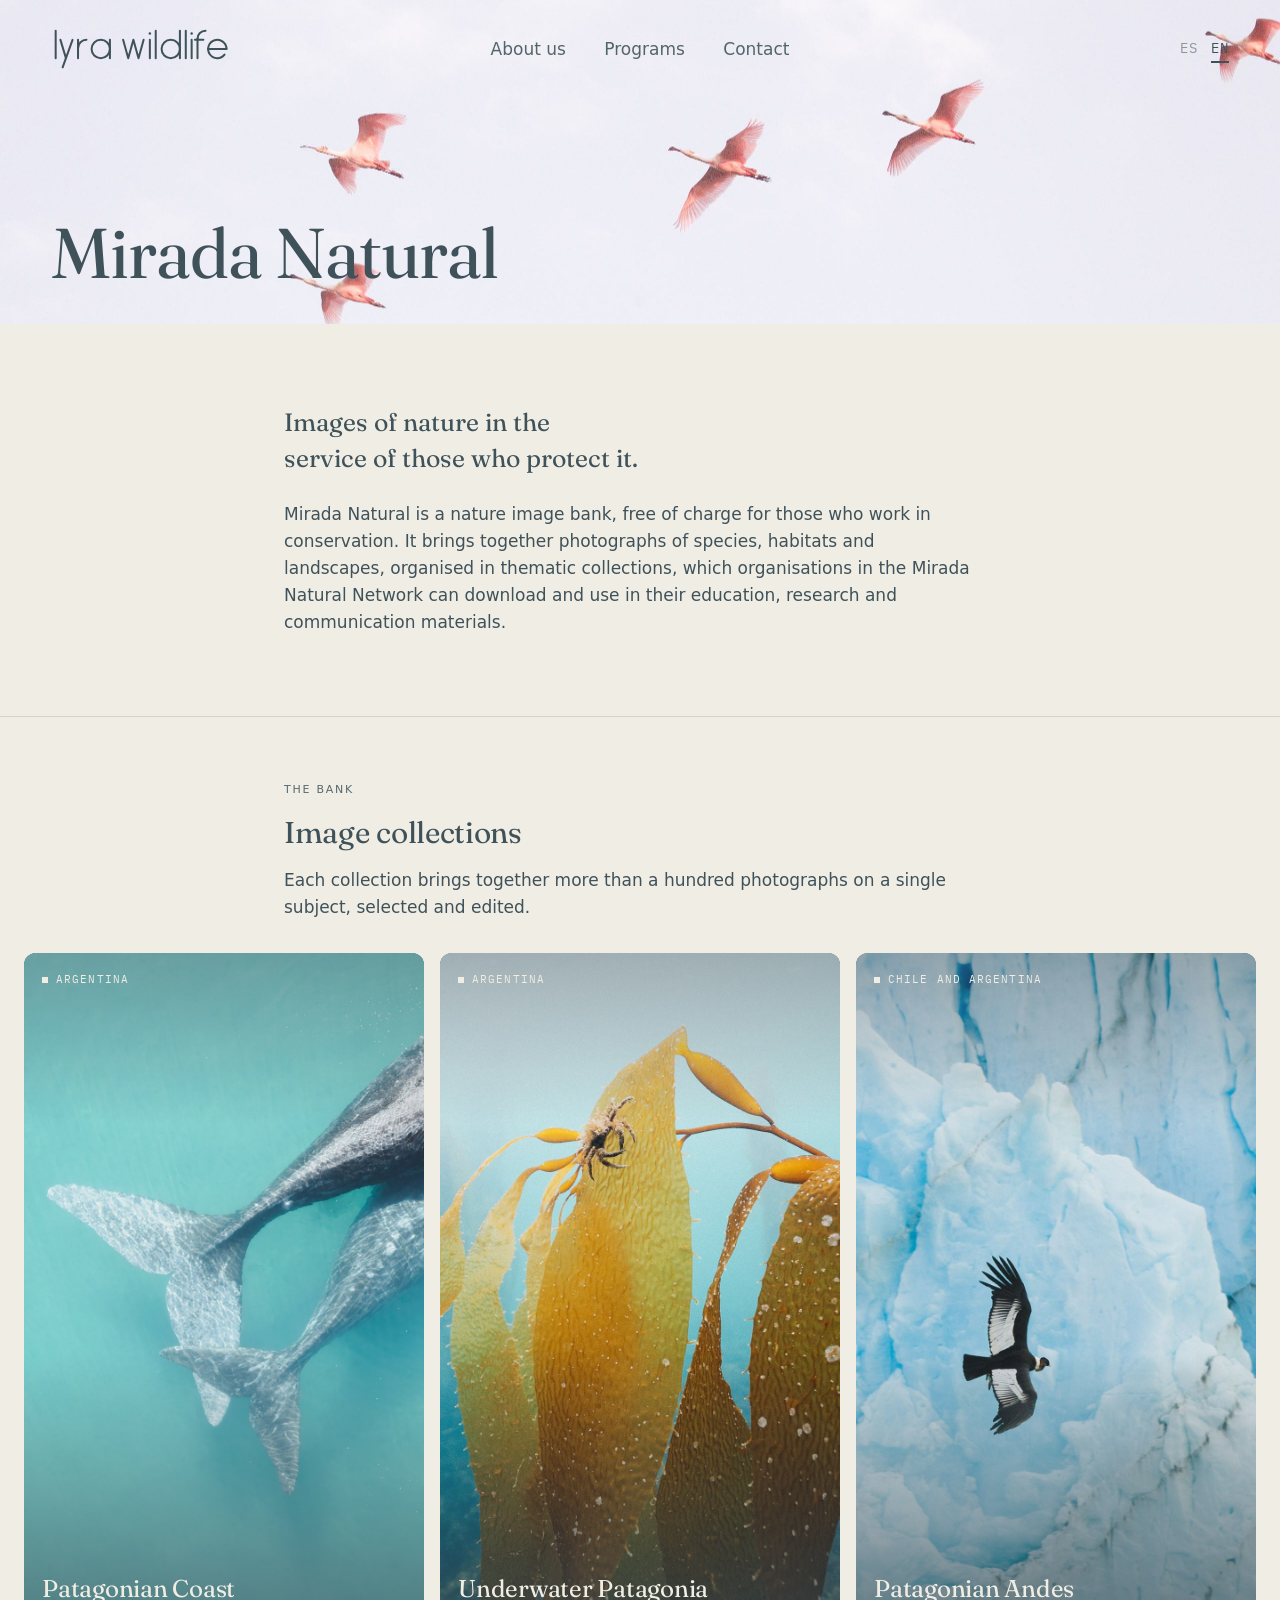
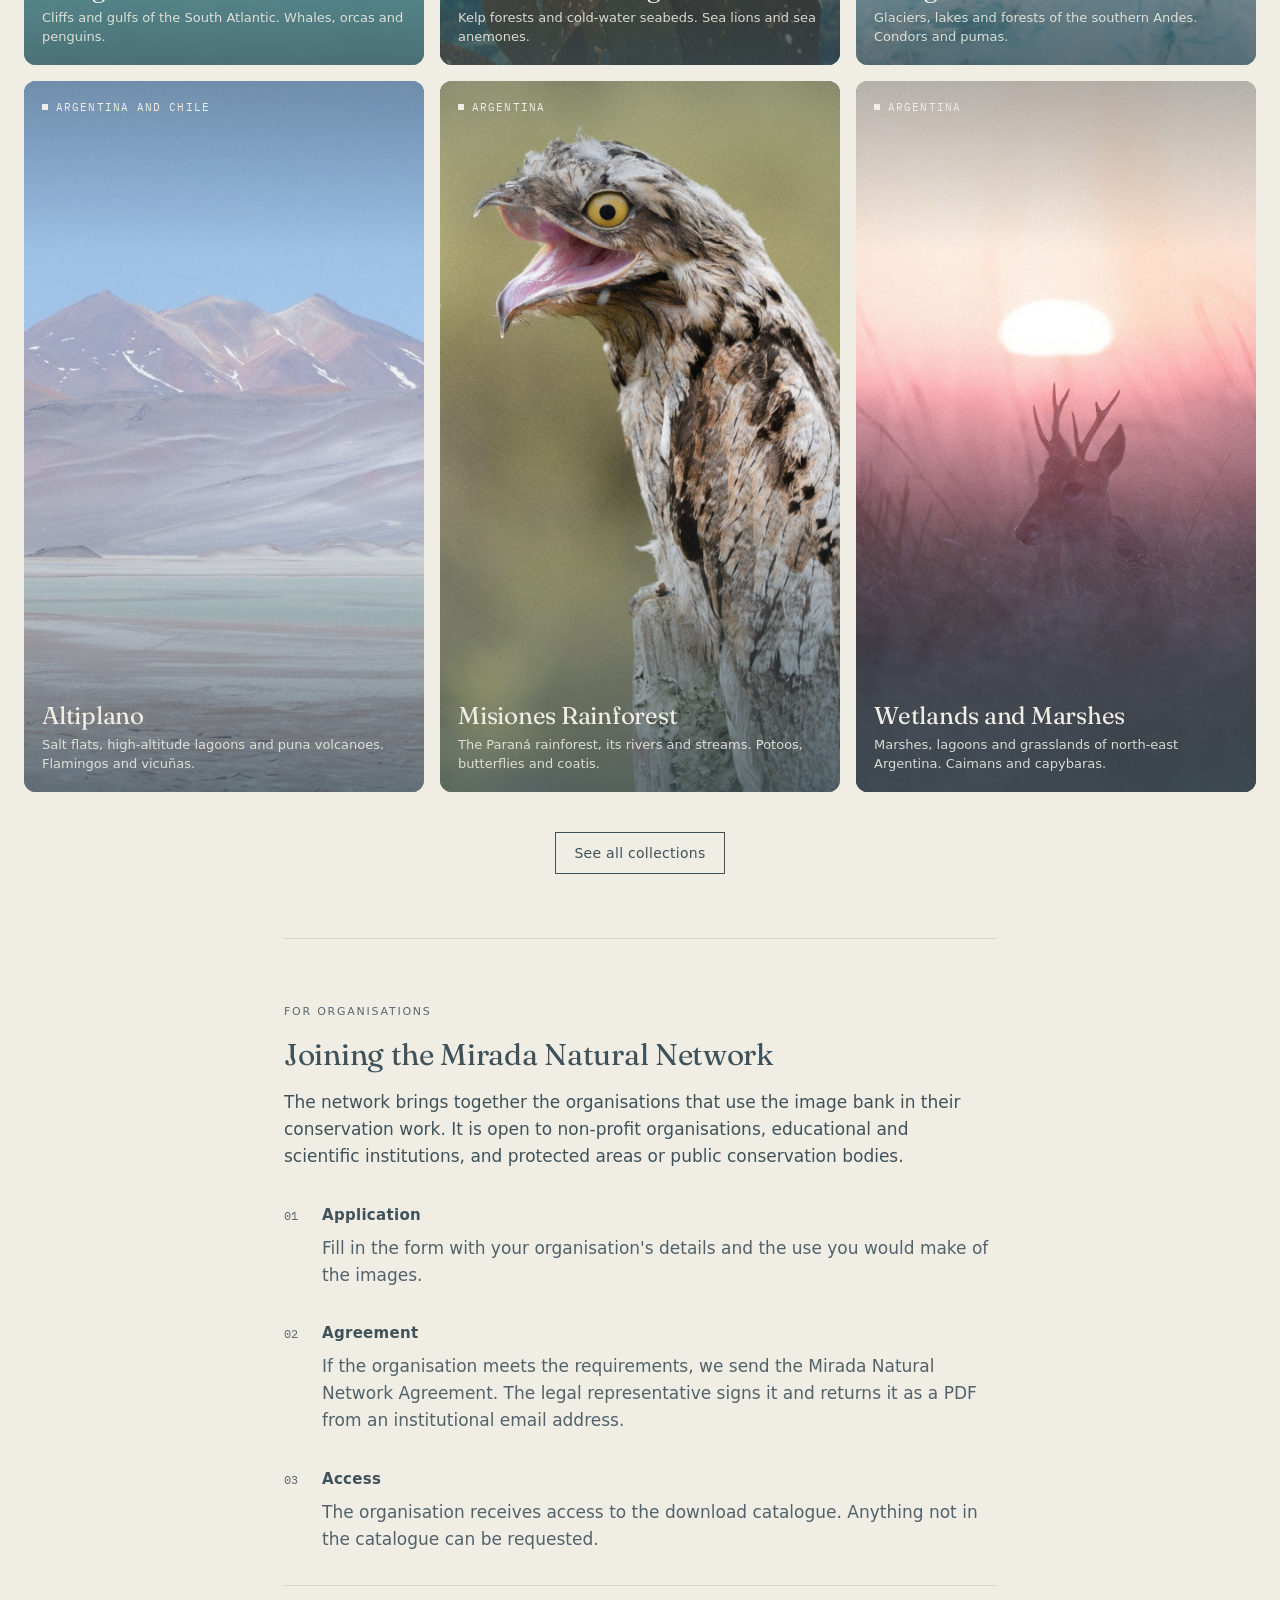
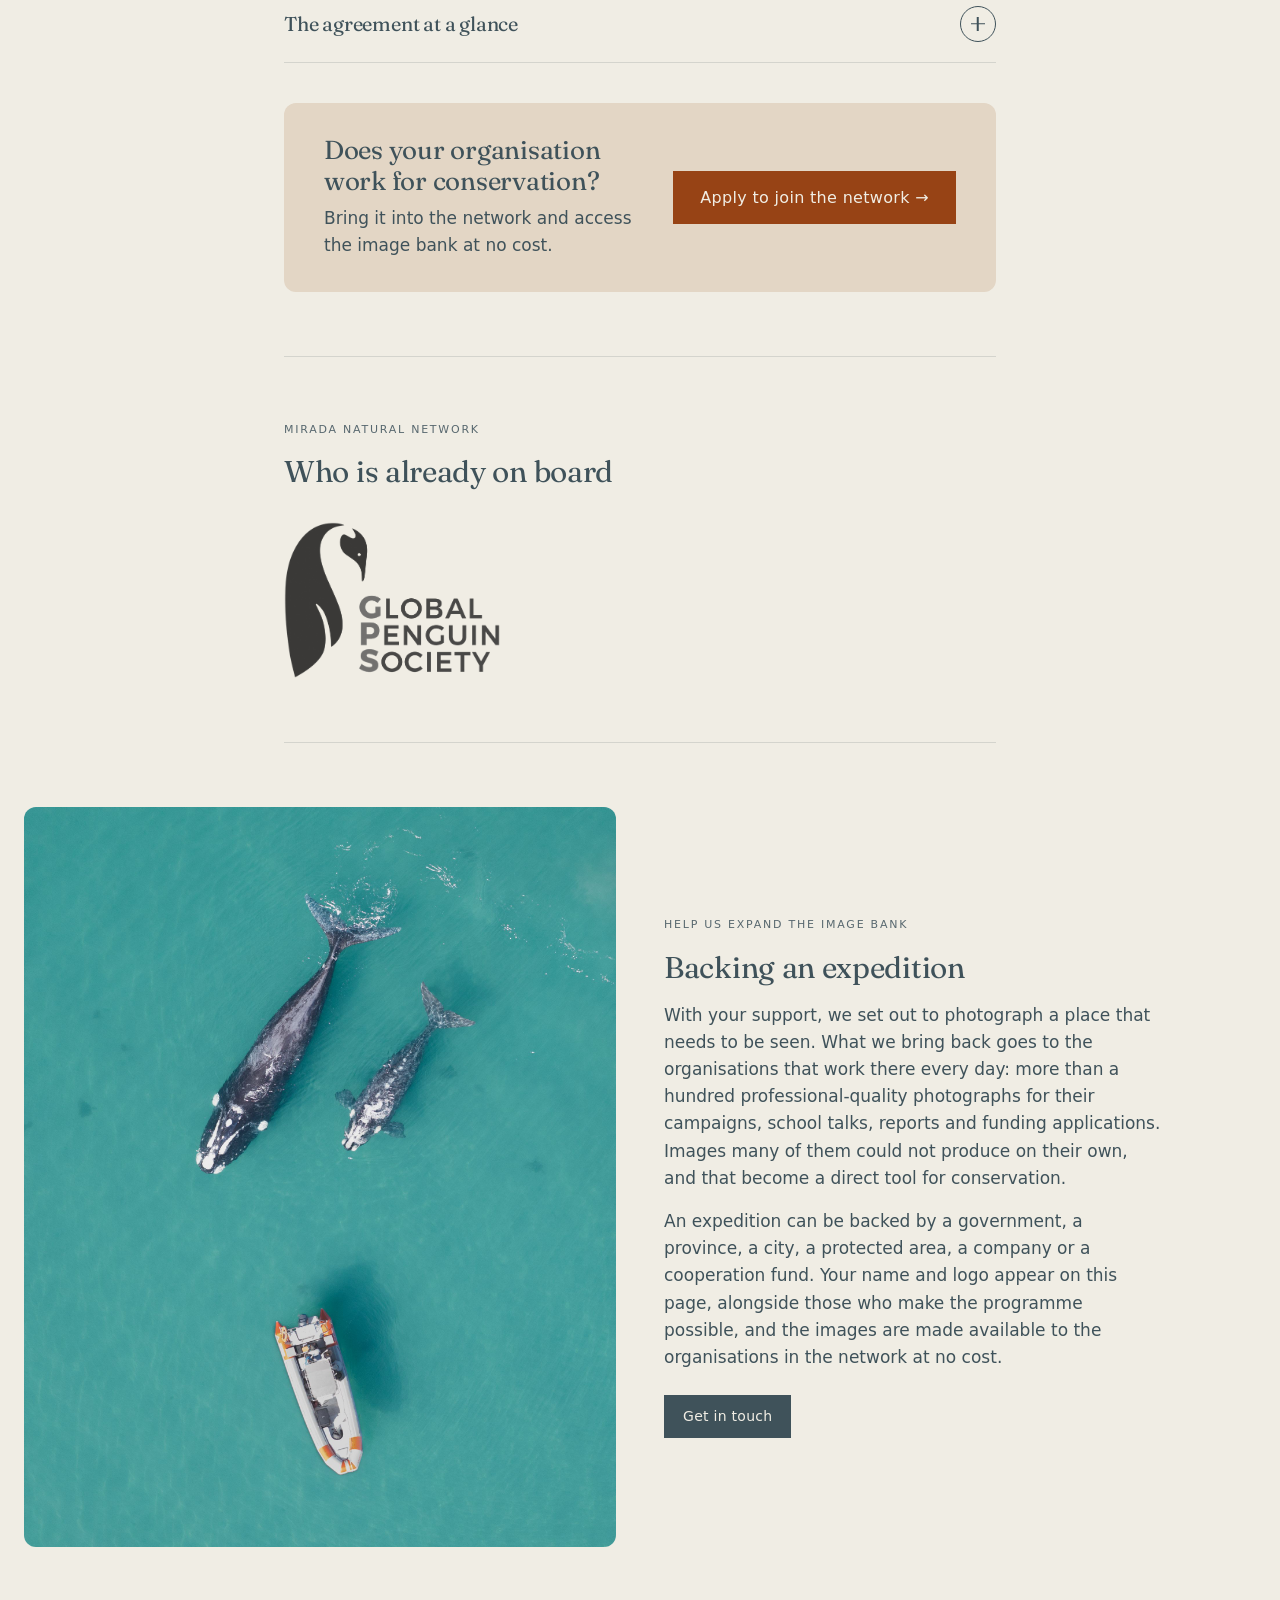
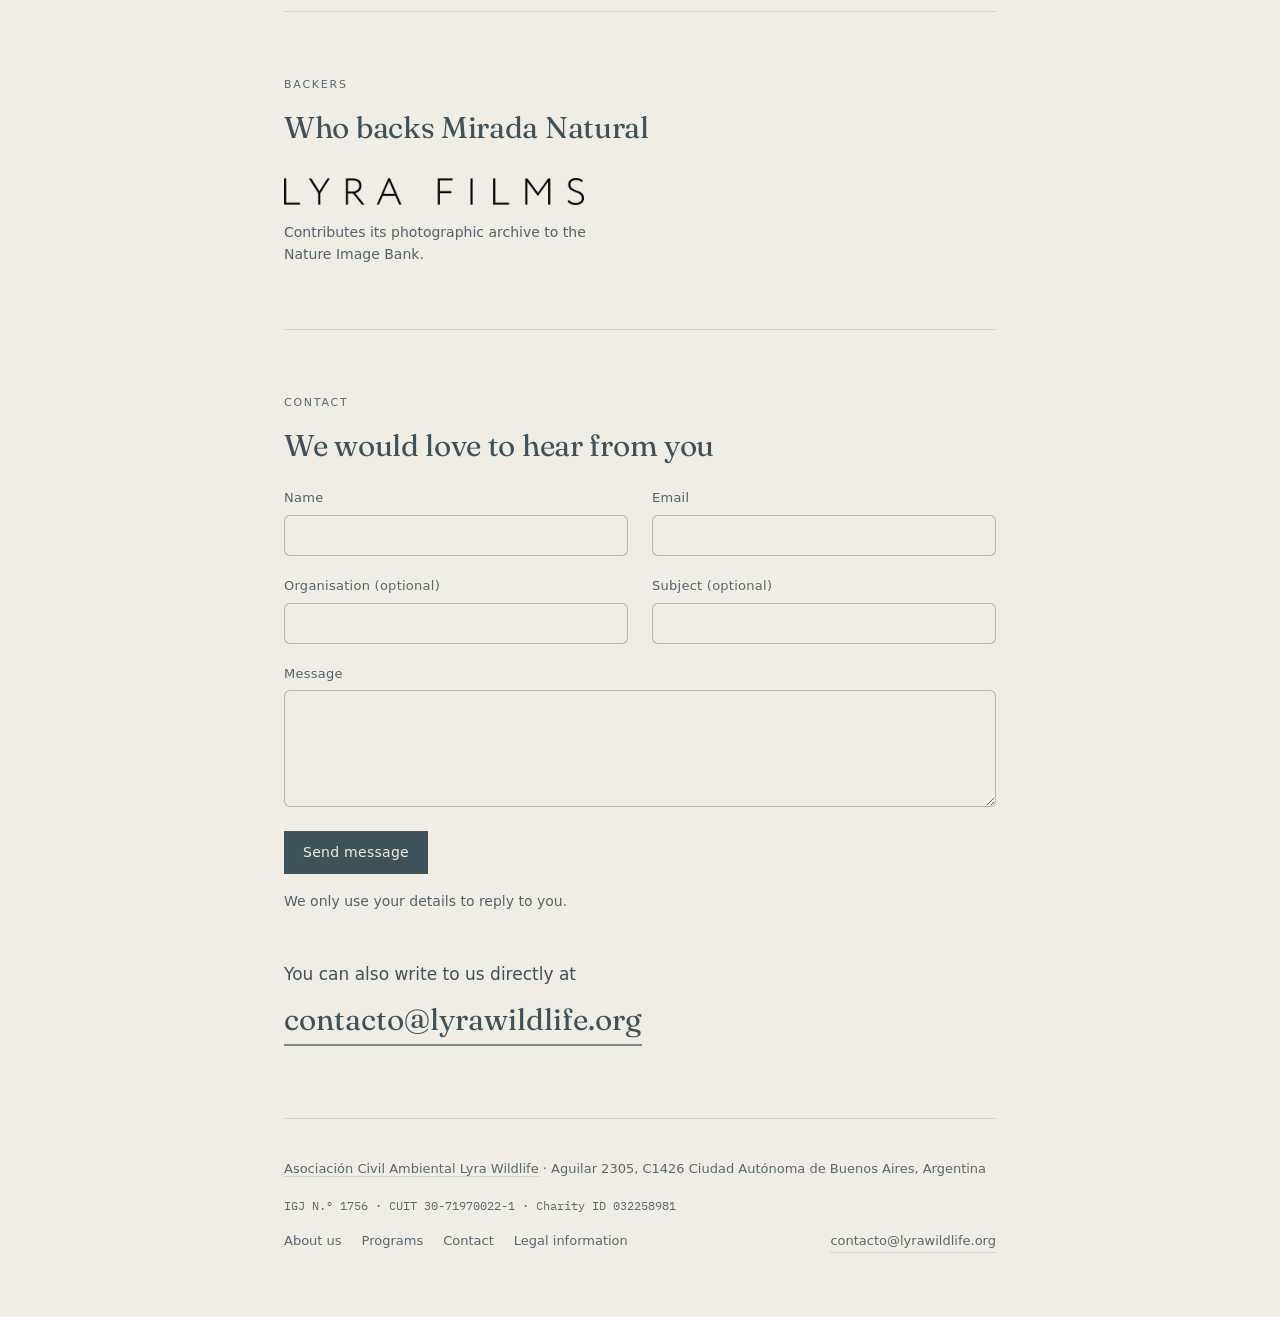
<file: sitio/mirada-natural/index.html>
<!doctype html>
<html lang="es" data-lang="es">
<head>
<meta charset="utf-8">
<meta name="viewport" content="width=device-width, initial-scale=1">

<!-- ==========================================================================
     LYRA WILDLIFE  ·  Mirada Natural  ·  página del programa
     URL: lyrawildlife.org/mirada-natural/
     Los textos viven en este archivo; los estilos, en ../estilos.css; el
     selector de idioma y los enlaces a formularios, en ../sitio.js.
     Cada contenido está dos veces: class="es" y class="en". Editá siempre las dos.
     ========================================================================== -->

<title>Mirada Natural · Lyra Wildlife</title>
<meta name="description" content="Mirada Natural es el programa de Lyra Wildlife que organiza expediciones fotográficas y pone sus imágenes a disposición, sin costo, de las organizaciones que educan, investigan y trabajan por la conservación.">
<link rel="canonical" href="https://lyrawildlife.org/mirada-natural/">
<meta name="theme-color" content="#788990">

<meta property="og:type" content="website">
<meta property="og:title" content="Mirada Natural · Lyra Wildlife">
<meta property="og:description" content="Imágenes de la naturaleza al servicio de quienes la protegen.">
<meta property="og:url" content="https://lyrawildlife.org/mirada-natural/">
<meta property="og:locale" content="es_AR">

<link rel="icon" href="../favicon.svg" type="image/svg+xml">
<link rel="icon" href="../favicon.ico" sizes="32x32">
<link rel="apple-touch-icon" href="../apple-touch-icon-180.png">

<link rel="preconnect" href="https://fonts.googleapis.com">
<link rel="preconnect" href="https://fonts.gstatic.com" crossorigin>
<link href="https://fonts.googleapis.com/css2?family=Fraunces:opsz,wght@9..144,400;9..144,500&family=IBM+Plex+Mono:wght@400&display=swap" rel="stylesheet">
<link href="https://api.fontshare.com/v2/css?f[]=satoshi@400,500,700&display=swap" rel="stylesheet">
<link rel="stylesheet" href="../estilos.css">
</head>

<body>
<!-- ======================================================= PORTADA =====
     Como la del inicio, pero de un tercio de pantalla. La foto es portada.jpg en esta
     carpeta (horizontal, 2560 × 1440). Si la foto es clara arriba, la cabecera va
     en azul profundo (clase cabecera-oscura); si es oscura, sacá esa clase. -->
<section class="hero hero-programa cabecera-oscura titulo-oscuro">
  <img src="portada.jpg" alt="Una bandada de espátulas rosadas en vuelo contra un cielo pálido" width="2560" height="1707" fetchpriority="high">
<header class="top">
  <!-- Logotipo: versión reforzada del wordmark, en el color del texto. No lo reemplaces por texto. -->
  <a class="marca" href="../" aria-label="Lyra Wildlife">
    <svg viewBox="-25.5 0 983 251" role="img" aria-hidden="true" focusable="false"><g fill="none" stroke="currentColor" stroke-width="11" stroke-linecap="round" stroke-linejoin="round"><path d="M0 25.5V175.5"/><path d="M92 75.5 38 225.5"/><path d="m26 75.5 30 100"/><path d="M122 75.5v100"/><path d="M122 121.5a46 46 0 0 1 46-46"/><path d="M296 125.5a50 50 0 1 0-100 0 50 50 0 1 0 100 0"/><path d="M296 75.5v100"/><path d="m368 75.5 28 100 28-100 28 100 28-100"/><path d="M514 75.5v100"/><path d="M546 25.5v150"/><path d="M678 125.5a50 50 0 1 0-100 0 50 50 0 1 0 100 0"/><path d="M678 25.5v150"/><path d="M710 25.5v150"/><path d="M742 75.5v100"/><path d="M774 175.5V69.5"/><path d="M774 69.5a44 44 0 0 1 44-44"/><path d="M760 75.5h46"/><path d="M932 125.5a50 50 0 1 0-10.6 30.78"/><path d="M832 125.5h100"/></g><g fill="currentColor"><circle cx="514" cy="40.5" r="6.82"/><circle cx="742" cy="40.5" r="6.82"/></g></svg>
  </a>
  <nav class="menu" aria-label="Secciones">
      <a href="../#quienes-somos"><span class="es">Quiénes somos</span><span class="en">About us</span></a>
      <a href="../#programas"><span class="es">Programas</span><span class="en">Programs</span></a>
      <a href="#contacto"><span class="es">Contacto</span><span class="en">Contact</span></a>
  </nav>
  <div class="top-acciones">
    <nav class="langs" aria-label="Idioma">
      <button type="button" data-set="es" aria-pressed="true" aria-label="Español">ES</button>
      <button type="button" data-set="en" aria-pressed="false" aria-label="English">EN</button>
    </nav>
    <button type="button" class="menu-btn" aria-expanded="false" aria-controls="panel-menu"><span class="es">Menú</span><span class="en">Menu</span></button>
  </div>
</header>
  <div class="texto">
    <h1 class="nombre">Mirada Natural</h1>
  </div>
</section>
<!-- Panel del menú en celular (lo abre el botón "Menú"; sitio.js, bloque 5) -->
<div class="panel-menu" id="panel-menu" hidden>
  <button type="button" class="cerrar"><span class="es">Cerrar</span><span class="en">Close</span></button>
  <nav aria-label="Secciones">
      <a href="../#quienes-somos"><span class="es">Quiénes somos</span><span class="en">About us</span></a>
      <a href="../#programas"><span class="es">Programas</span><span class="en">Programs</span></a>
      <a href="#contacto"><span class="es">Contacto</span><span class="en">Contact</span></a>
  </nav>
  <nav class="langs" aria-label="Idioma">
    <button type="button" data-set="es" aria-pressed="true" aria-label="Español">ES</button>
    <button type="button" data-set="en" aria-pressed="false" aria-label="English">EN</button>
  </nav>
</div>

<div class="wrap">
<main>

  <!-- ================================================== PRESENTACIÓN ===== -->
  <section>
    <p class="lead es" style="margin-top:calc(var(--u)*2)">Imágenes de la naturaleza al servicio de quienes la&nbsp;protegen.</p>
    <p class="lead en" style="margin-top:calc(var(--u)*2)">Images of nature in the service of those who protect&nbsp;it.</p>

    <p class="es">Mirada Natural es un banco de imágenes de la naturaleza sin costo para quienes trabajan en conservación. Reúne fotografías de especies, ambientes y paisajes, organizadas en colecciones temáticas, que las organizaciones de la Red Mirada Natural pueden descargar y usar en sus materiales de educación, investigación y comunicación.</p>
    <p class="en">Mirada Natural is a nature image bank, free of charge for those who work in conservation. It brings together photographs of species, habitats and landscapes, organised in thematic collections, which organisations in the Mirada Natural Network can download and use in their education, research and communication materials.</p>

  </section>

  <!-- ===================================================== COLECCIONES ===
       Grilla de tarjetas verticales (9:16), tres por fila. Cada <article class="tarjeta">
       es una colección: foto de fondo (colecciones/<nombre>.jpg, 900 × 1600), rótulo con
       el país o los países, título y subtítulo (hasta 80 letras, dos frases: los paisajes y después dos o tres animales
       característicos que estén en la colección, como "Glaciares, lagos y bosques de la cordillera
       austral. Cóndores y pumas."). Las tarjetas no llevan enlace: a las colecciones
       se accede con el convenio. Acá van siempre seis; todas, y el formulario de pedido, están en colecciones/index.html. -->
  </main>
  </div><!-- /wrap: la sección de colecciones es ancha -->

  <section class="colecciones" id="colecciones">
    <div class="cabecera">
      <p class="eyebrow es">El banco</p>
      <p class="eyebrow en">The bank</p>
      <h2 class="es">Colecciones de imágenes</h2>
      <h2 class="en">Image collections</h2>
      <p class="es">Cada colección reúne más de cien fotografías de un mismo tema, seleccionadas y editadas.</p>
      <p class="en">Each collection brings together more than a hundred photographs on a single subject, selected and edited.</p>
    </div>

    <div class="grilla">

      <article class="tarjeta">
        <img src="colecciones/costa-patagonica.jpg" alt="" width="900" height="1600" loading="lazy">
        <span class="tarjeta-cat"><span class="es">Argentina</span><span class="en">Argentina</span></span>
        <span class="tarjeta-texto">
          <span class="tarjeta-titulo"><span class="es">Costa Patagónica</span><span class="en">Patagonian Coast</span></span>
          <span class="tarjeta-sub"><span class="es">Acantilados y golfos del Atlántico Sur. Ballenas, orcas y pingüinos.</span><span class="en">Cliffs and gulfs of the South Atlantic. Whales, orcas and penguins.</span></span>
        </span>
      </article>
      <article class="tarjeta">
        <img src="colecciones/patagonia-submarina.jpg" alt="" width="900" height="1600" loading="lazy">
        <span class="tarjeta-cat"><span class="es">Argentina</span><span class="en">Argentina</span></span>
        <span class="tarjeta-texto">
          <span class="tarjeta-titulo"><span class="es">Patagonia Submarina</span><span class="en">Underwater Patagonia</span></span>
          <span class="tarjeta-sub"><span class="es">Bosques de macroalgas y fondos de aguas frías. Lobos marinos y anémonas.</span><span class="en">Kelp forests and cold-water seabeds. Sea lions and sea anemones.</span></span>
        </span>
      </article>
      <article class="tarjeta">
        <img src="colecciones/andes-patagonicos.jpg" alt="" width="900" height="1600" loading="lazy">
        <span class="tarjeta-cat"><span class="es">Chile y Argentina</span><span class="en">Chile and Argentina</span></span>
        <span class="tarjeta-texto">
          <span class="tarjeta-titulo"><span class="es">Andes Patagónicos</span><span class="en">Patagonian Andes</span></span>
          <span class="tarjeta-sub"><span class="es">Glaciares, lagos y bosques de la cordillera austral. Cóndores y pumas.</span><span class="en">Glaciers, lakes and forests of the southern Andes. Condors and pumas.</span></span>
        </span>
      </article>
      <article class="tarjeta">
        <img src="colecciones/altiplano.jpg" alt="" width="900" height="1600" loading="lazy">
        <span class="tarjeta-cat"><span class="es">Argentina y Chile</span><span class="en">Argentina and Chile</span></span>
        <span class="tarjeta-texto">
          <span class="tarjeta-titulo"><span class="es">Altiplano</span><span class="en">Altiplano</span></span>
          <span class="tarjeta-sub"><span class="es">Salares, lagunas de altura y volcanes de la puna. Flamencos y vicuñas.</span><span class="en">Salt flats, high-altitude lagoons and puna volcanoes. Flamingos and vicuñas.</span></span>
        </span>
      </article>
      <article class="tarjeta">
        <img src="colecciones/selva-misionera.jpg" alt="" width="900" height="1600" loading="lazy">
        <span class="tarjeta-cat"><span class="es">Argentina</span><span class="en">Argentina</span></span>
        <span class="tarjeta-texto">
          <span class="tarjeta-titulo"><span class="es">Selva Misionera</span><span class="en">Misiones Rainforest</span></span>
          <span class="tarjeta-sub"><span class="es">Selva paranaense, ríos y arroyos. Urutaús, mariposas y coatíes.</span><span class="en">The Paraná rainforest, its rivers and streams. Potoos, butterflies and coatis.</span></span>
        </span>
      </article>
      <article class="tarjeta">
        <img src="colecciones/esteros-y-banados.jpg" alt="" width="900" height="1600" loading="lazy">
        <span class="tarjeta-cat"><span class="es">Argentina</span><span class="en">Argentina</span></span>
        <span class="tarjeta-texto">
          <span class="tarjeta-titulo"><span class="es">Esteros y Bañados</span><span class="en">Wetlands and Marshes</span></span>
          <span class="tarjeta-sub"><span class="es">Esteros, lagunas y pastizales del noreste argentino. Yacarés y carpinchos.</span><span class="en">Marshes, lagoons and grasslands of north-east Argentina. Caimans and capybaras.</span></span>
        </span>
      </article>
    </div>

    <!-- Acá van siempre seis. Todas las colecciones viven en colecciones/index.html. -->
    <p class="ver-todas"><a class="btn es" href="colecciones/">Ver todas las colecciones</a><a class="btn en" href="colecciones/">See all collections</a></p>
  </section>

  <div class="wrap">
  <main>

  <!-- ================================================= ORGANIZACIONES ==== -->
  <section id="red">
    <p class="eyebrow es">Para organizaciones</p>
    <p class="eyebrow en">For organisations</p>

    <h2 class="es">Sumarse a la Red Mirada Natural</h2>
    <h2 class="en">Joining the Mirada Natural Network</h2>

    <p class="es">La red reúne a las organizaciones que usan el banco de imágenes en su trabajo por la conservación. Está abierta a organizaciones sin fines de lucro, instituciones educativas y científicas, y áreas protegidas u organismos públicos de conservación.</p>
    <p class="en">The network brings together the organisations that use the image bank in their conservation work. It is open to non-profit organisations, educational and scientific institutions, and protected areas or public conservation bodies.</p>

    <div class="stack">
      <div class="item">
        <span class="num">01</span>
        <div>
          <h3 class="es">Postulación</h3>
          <h3 class="en">Application</h3>
          <p class="es">Completá el formulario con los datos de la organización y el uso que le darían a las imágenes.</p>
          <p class="en">Fill in the form with your organisation's details and the use you would make of the images.</p>
        </div>
      </div>
      <div class="item">
        <span class="num">02</span>
        <div>
          <h3 class="es">Convenio</h3>
          <h3 class="en">Agreement</h3>
          <p class="es">Si la organización cumple los requisitos, le enviamos el Convenio de la Red Mirada Natural. El representante legal lo firma y lo devuelve en PDF desde un correo institucional.</p>
          <p class="en">If the organisation meets the requirements, we send the Mirada Natural Network Agreement. The legal representative signs it and returns it as a PDF from an institutional email address.</p>
        </div>
      </div>
      <div class="item">
        <span class="num">03</span>
        <div>
          <h3 class="es">Acceso</h3>
          <h3 class="en">Access</h3>
          <p class="es">La organización recibe acceso al catálogo de descarga. Lo que no esté en el catálogo se puede pedir a medida.</p>
          <p class="en">The organisation receives access to the download catalogue. Anything not in the catalogue can be requested.</p>
        </div>
      </div>
    </div>

    <!-- Lo esencial del convenio: plegado. Se abre solo si se llega con #convenio. -->
    <details class="desplegable chico" id="convenio">
      <summary>
        <span class="desplegable-titulo"><span class="es">Lo esencial del convenio</span><span class="en">The agreement at a glance</span></span>
        <span class="signo" aria-hidden="true"></span>
      </summary>
      <div class="desplegable-cuerpo">
        <ul class="es">
          <li>Uso educativo, científico y de conservación. Sin fines comerciales.</li>
          <li>Crédito en cada uso: <em>Foto: nombre del fotógrafo - Lyra Wildlife</em>. En redes, etiqueta a @lyra.wildlife.</li>
          <li>Las imágenes se usan como están: se pueden recortar y cambiar de tamaño; no se alteran colores, luz ni contraste.</li>
          <li>Ningún uso asociado al cautiverio de animales.</li>
          <li>Una comunicación por año sobre el uso de las imágenes, por un formulario simple.</li>
          <li>Si Lyra Wildlife pide retirar una imagen, la organización deja de usarla en 10 días hábiles.</li>
          <li>Lyra Wildlife puede mostrar el nombre y el logo de la organización en su web y sus materiales.</li>
        </ul>
        <ul class="en">
          <li>Educational, scientific and conservation use. No commercial use.</li>
          <li>Credit on every use: <em>Photo: photographer's name - Lyra Wildlife</em>. On social media, tag @lyra.wildlife.</li>
          <li>Images are used as they are: cropping and resizing are fine; colours, light and contrast are not altered.</li>
          <li>No use associated with animals in captivity.</li>
          <li>One update a year on how the images were used, through a simple form.</li>
          <li>If Lyra Wildlife asks for an image to be withdrawn, the organisation stops using it within 10 working days.</li>
          <li>Lyra Wildlife may show the organisation's name and logo on its website and materials.</li>
        </ul>
      </div>
    </details>

    <!-- Llamado a postularse: recuadro beige con el botón terracota, el más destacado de la página.
         El convenio no se publica: se envía solo a las organizaciones que cumplen los requisitos. -->
    <div class="llamado">
      <div class="llamado-texto">
        <p class="llamado-titulo es">¿Tu organización trabaja por la conservación?</p>
        <p class="llamado-titulo en">Does your organisation work for conservation?</p>
        <p class="es">Sumala a la red y accedé sin costo al banco de imágenes.</p>
        <p class="en">Bring it into the network and access the image bank at no cost.</p>
      </div>
      <a class="btn destacado es" href="postulacion/">Postularse a la red <span aria-hidden="true">→</span></a>
      <a class="btn destacado en" href="postulacion/">Apply to join the network <span aria-hidden="true">→</span></a>
    </div>
  </section>

  <!-- ============================================ ORGANIZACIONES DE LA RED ===
       Va justo debajo de "Sumarse a la Red", después del botón de postulación.
       Para sumar una organización de la red: guardá el logo en mirada-natural/aliados/
       (PNG o SVG, fondo transparente) y copiá una línea <a> más. -->
  <section id="organizaciones-de-la-red">
    <p class="eyebrow es">Red Mirada Natural</p>
    <p class="eyebrow en">Mirada Natural Network</p>

    <h2 class="es">Quiénes ya forman parte</h2>
    <h2 class="en">Who is already on board</h2>

    <div class="logos">
      <a href="https://www.globalpenguinsociety.org" target="_blank" rel="noopener"><img src="aliados/global-penguin-society.png" alt="Global Penguin Society" width="567" height="409"></a>
    </div>
  </section>

  <!-- ======================================================= IMPULSAR ====
       Foto vertical (4:5) a la izquierda y texto a la derecha; en celular, foto
       cuadrada arriba y texto debajo. La foto es impulsar.jpg en esta carpeta
       (vertical 4:5, 2048 × 2560). -->
  <section id="impulsar">
    <div class="foto-lado">
      <figure>
        <img src="impulsar.jpg" alt="Una ballena franca austral y su cría nadan cerca de un semirrígido, vistas desde un dron" width="2048" height="2560" loading="lazy">
      </figure>
      <div class="foto-lado-texto">
        <p class="eyebrow es">Ayudanos a ampliar el banco de imágenes</p>
        <p class="eyebrow en">Help us expand the image bank</p>
        <h2 class="es">Impulsar una expedición</h2>
        <h2 class="en">Backing an expedition</h2>

        <p class="es">Con tu aporte salimos a fotografiar un territorio que necesita ser visto. Lo que traemos queda en manos de las organizaciones que trabajan ahí todos los días: más de cien fotografías de calidad profesional para sus campañas, sus charlas en escuelas, sus informes y sus pedidos de fondos. Imágenes que muchas de ellas no podrían producir por su cuenta y que se convierten en una herramienta directa para la conservación.</p>
        <p class="en">With your support, we set out to photograph a place that needs to be seen. What we bring back goes to the organisations that work there every day: more than a hundred professional-quality photographs for their campaigns, school talks, reports and funding applications. Images many of them could not produce on their own, and that become a direct tool for conservation.</p>

        <p class="es">Puede impulsar una expedición un gobierno, una provincia, una ciudad, un área protegida, una empresa o un fondo de cooperación. Tu nombre y tu logo aparecen en esta página, junto a quienes hacen posible el programa, y las imágenes quedan a disposición de las organizaciones de la red sin costo.</p>
        <p class="en">An expedition can be backed by a government, a province, a city, a protected area, a company or a cooperation fund. Your name and logo appear on this page, alongside those who make the programme possible, and the images are made available to the organisations in the network at no cost.</p>

        <div class="acciones">
          <a class="btn primario es" data-form="sponsors" data-asunto-es="Mirada Natural: impulsar una expedición" data-asunto-en="Mirada Natural: backing an expedition" href="mailto:contacto@lyrawildlife.org">Escribinos</a>
          <a class="btn primario en" data-form="sponsors" data-asunto-es="Mirada Natural: impulsar una expedición" data-asunto-en="Mirada Natural: backing an expedition" href="mailto:contacto@lyrawildlife.org">Get in touch</a>
        </div>
      </div>
    </div>
  </section>

  <!-- ====================================================== IMPULSORES ===
       Quienes financian o aportan a las expediciones y al banco. Logos en color,
       más grandes que los de las organizaciones de la red, con una línea que dice
       qué aportaron. Para sumar uno: guardá el logo en mirada-natural/impulsores/
       (PNG o SVG, fondo transparente) y copiá un bloque <div class="impulsor">. -->
  <section id="impulsores">
    <p class="eyebrow es">Impulsores</p>
    <p class="eyebrow en">Backers</p>

    <h2 class="es">Quienes impulsan Mirada Natural</h2>
    <h2 class="en">Who backs Mirada Natural</h2>

    <div class="impulsores">
      <div class="impulsor">
        <a href="https://lyrafilms.org" target="_blank" rel="noopener"><img src="impulsores/lyra-films.png" alt="Lyra Films" width="1400" height="126"></a>
        <p class="es">Aporta su archivo fotográfico al Banco de Imágenes de la Naturaleza.</p>
        <p class="en">Contributes its photographic archive to the Nature Image Bank.</p>
      </div>
    </div>
  </section>

  <!-- ======================================================== CONTACTO === -->
  <section id="contacto">
    <p class="eyebrow es">Contacto</p>
    <p class="eyebrow en">Contact</p>

    <h2 class="es">Nos encantaría saber de vos</h2>
    <h2 class="en">We would love to hear from you</h2>

    <!-- Formulario de contacto de Mirada Natural (Netlify Forms, nombre "contacto-mirada-natural"; es el mismo
         del inicio). El aviso llega a contacto@lyrawildlife.org con el asunto "Mirada Natural · Consulta de
         <nombre>: <asunto>", y "Responder" va a quien escribió. -->
    <form class="formulario" name="contacto-mirada-natural" method="POST" action="/gracias/" data-netlify="true" netlify-honeypot="bot-field" data-asunto="Mirada Natural · Consulta de {nombre}: {asunto}" novalidate>
      <input type="hidden" name="form-name" value="contacto-mirada-natural">
      <input type="hidden" name="subject" data-remove-prefix value="Mirada Natural · Consulta desde la web">
      <p class="oculto"><label>No completar: <input name="bot-field"></label></p>

      <div class="campos">
        <label>
          <span class="es">Nombre</span><span class="en">Name</span>
          <input type="text" name="nombre" required autocomplete="name">
        </label>
        <label>
          <span class="es">Correo electrónico</span><span class="en">Email</span>
          <input type="email" name="email" required autocomplete="email">
        </label>
        <label>
          <span class="es">Organización <span class="opcional">(opcional)</span></span><span class="en">Organisation <span class="opcional">(optional)</span></span>
          <input type="text" name="organizacion" autocomplete="organization">
        </label>
        <label>
          <span class="es">Asunto <span class="opcional">(opcional)</span></span><span class="en">Subject <span class="opcional">(optional)</span></span>
          <input type="text" name="asunto">
        </label>
        <label class="ancho">
          <span class="es">Mensaje</span><span class="en">Message</span>
          <textarea name="mensaje" rows="5" required></textarea>
        </label>
      </div>

      <p class="aviso-error" role="alert" hidden><span class="es">Faltan datos: completá los campos marcados en rojo.</span><span class="en">Some details are missing: please complete the fields marked in red.</span></p>

      <div class="acciones">
        <button type="submit" class="btn primario es">Enviar mensaje</button>
        <button type="submit" class="btn primario en">Send message</button>
      </div>
      <p class="pie-form"><span class="es">Usamos tus datos solo para responderte.</span><span class="en">We only use your details to reply to you.</span></p>
    </form>

    <div class="via-correo">
      <p class="es">También podés escribirnos directamente a</p>
      <p class="en">You can also write to us directly at</p>
      <p><a class="mail" href="mailto:contacto@lyrawildlife.org">contacto@lyrawildlife.org</a></p>
    </div>
  </section>

</main>

<footer>
  <!-- Datos registrales: se repiten en el pie de todas las páginas. Si cambia alguno, cambialo en todas. -->
  <div class="row">
    <span><a href="../">Asociación Civil Ambiental Lyra Wildlife</a> · Aguilar 2305, C1426 Ciudad Autónoma de Buenos Aires, Argentina</span>
    <span class="stamp">IGJ N.º 1756 · CUIT 30-71970022-1 · Charity ID 032258981</span>
  </div>
  <div class="row">
    <nav class="pie-nav" aria-label="Páginas">
      <a href="../#quienes-somos"><span class="es">Quiénes somos</span><span class="en">About us</span></a>
      <a href="../#programas"><span class="es">Programas</span><span class="en">Programs</span></a>
      <a href="../#contacto"><span class="es">Contacto</span><span class="en">Contact</span></a>
      <a href="../institucional/"><span class="es">Información institucional</span><span class="en">Legal information</span></a>
    </nav>
    <a href="mailto:contacto@lyrawildlife.org">contacto@lyrawildlife.org</a>
  </div>
</footer>

</div>

<script src="../sitio.js"></script>
</body>
</html>
</file>
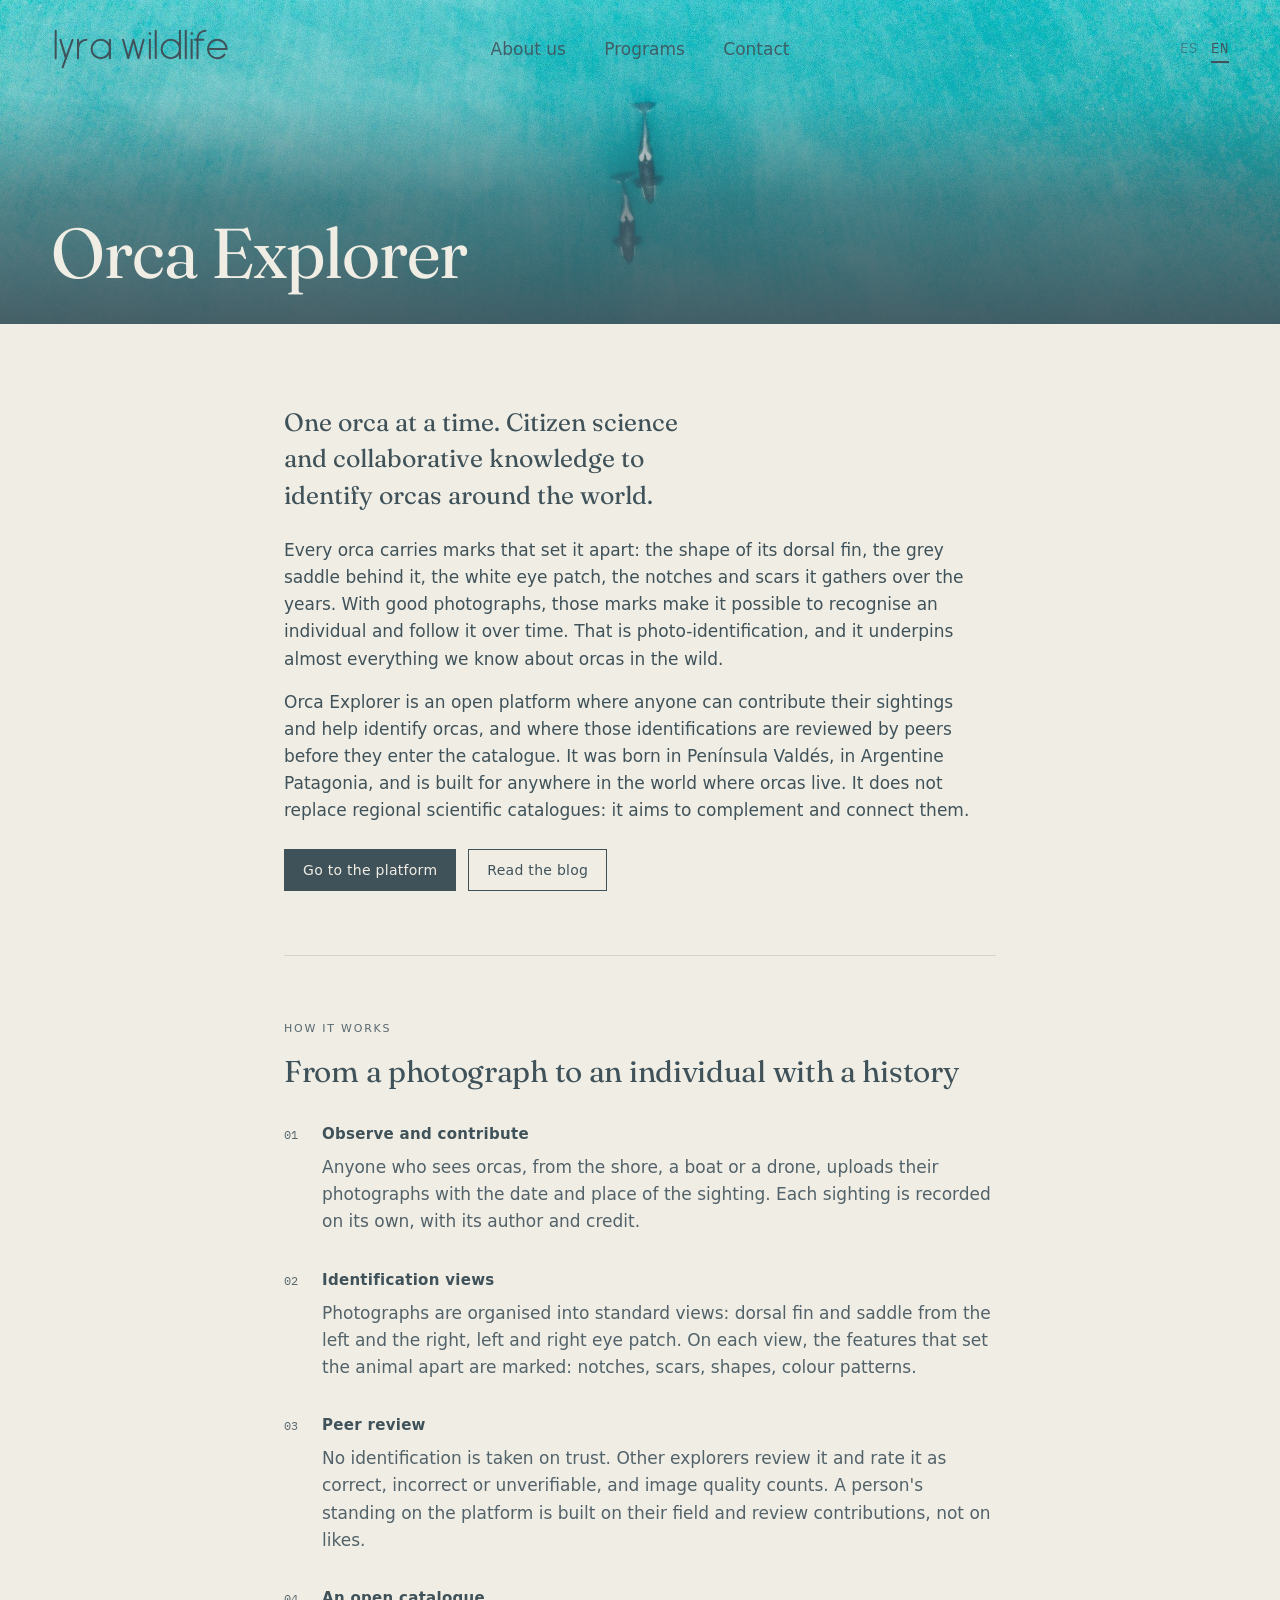
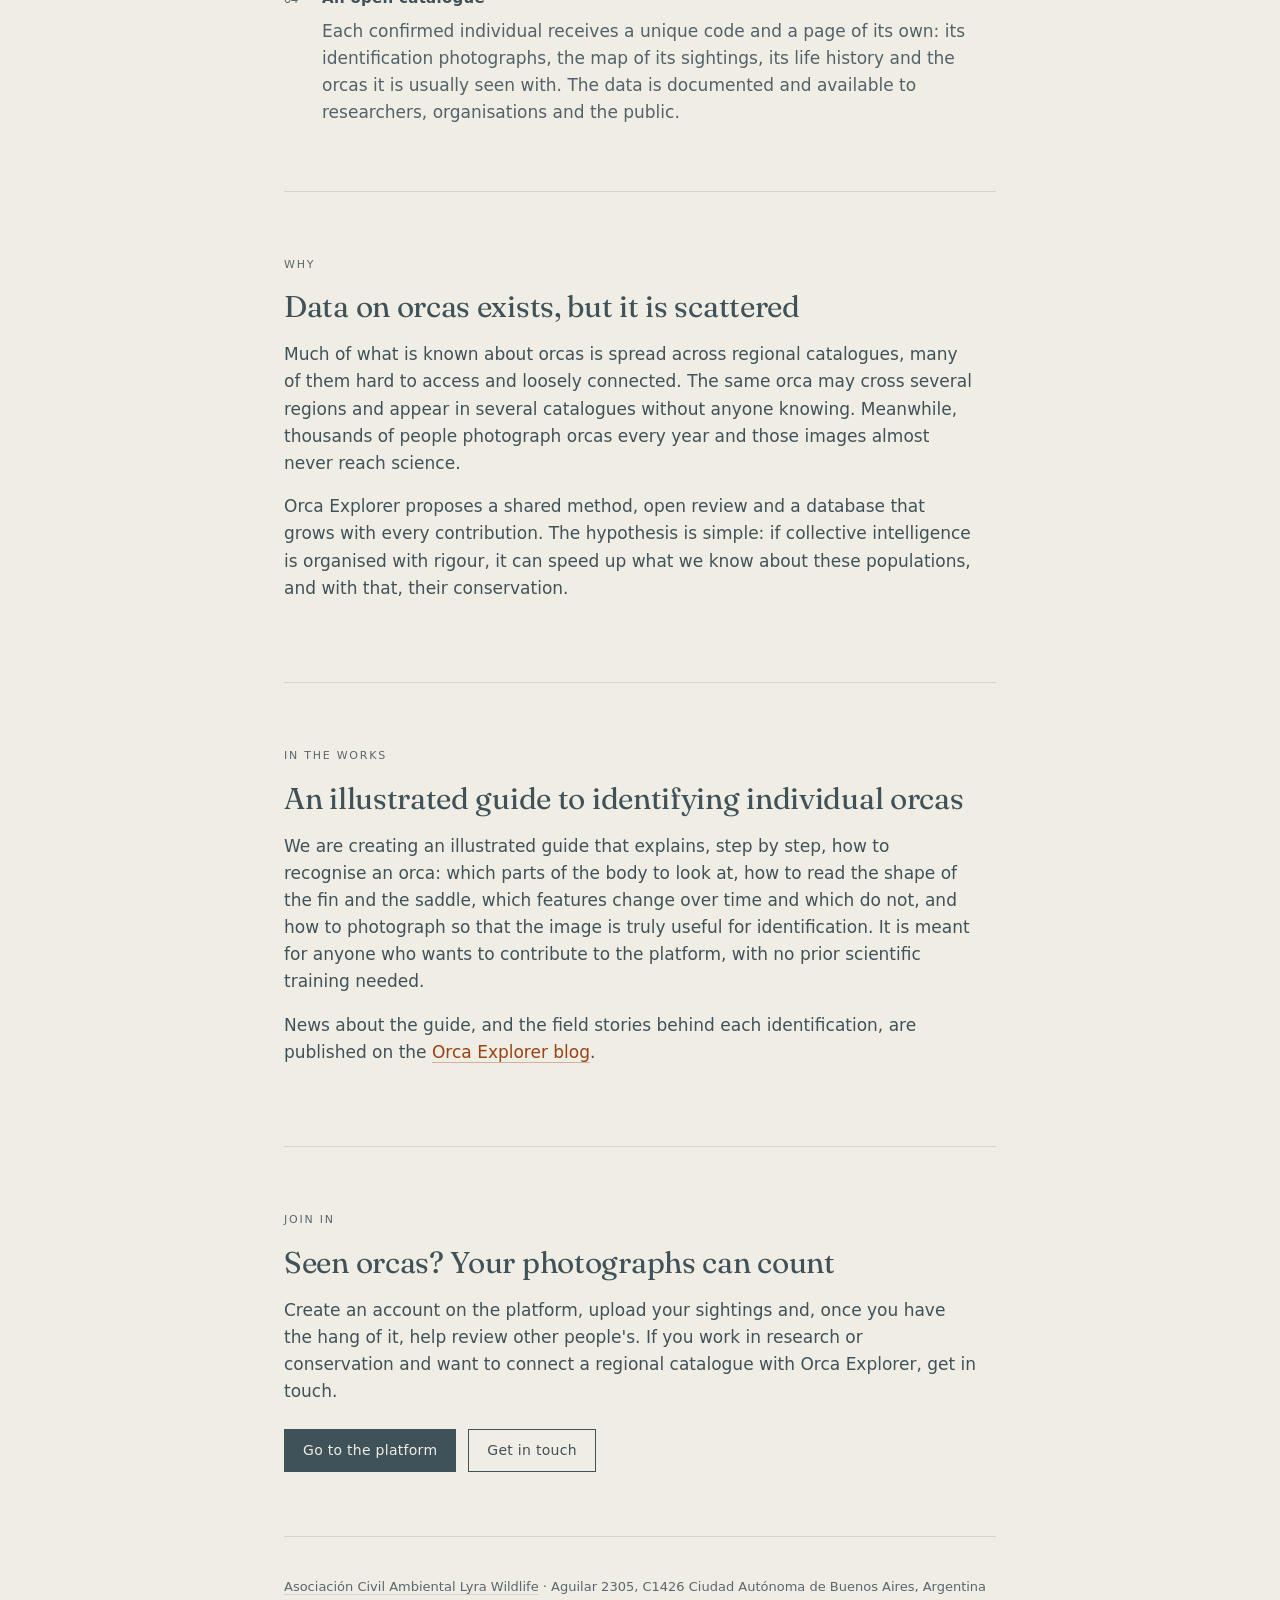
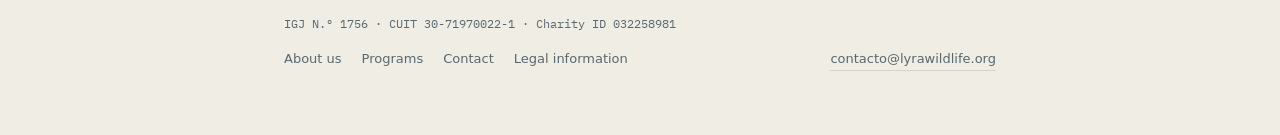
<file: sitio/orca-explorer/index.html>
<!doctype html>
<html lang="es" data-lang="es">
<head>
<meta charset="utf-8">
<meta name="viewport" content="width=device-width, initial-scale=1">

<!-- ==========================================================================
     LYRA WILDLIFE  ·  Orca Explorer  ·  página del programa
     URL: lyrawildlife.org/orca-explorer/
     Los textos viven en este archivo; los estilos, en ../estilos.css; el
     selector de idioma, en ../sitio.js.
     Cada contenido está dos veces: class="es" y class="en". Editá siempre las dos.
     ========================================================================== -->

<title>Orca Explorer · Lyra Wildlife</title>
<meta name="description" content="Orca Explorer es la plataforma global de ciencia ciudadana de Lyra Wildlife para la identificación individual de orcas: un catálogo abierto que construye y revisa su propia comunidad.">
<!-- Página en preparación: sin enlaces desde el sitio y fuera de los buscadores hasta que esté terminada (22/11/2026). -->
<meta name="robots" content="noindex">
<link rel="canonical" href="https://lyrawildlife.org/orca-explorer/">
<meta name="theme-color" content="#788990">

<meta property="og:type" content="website">
<meta property="og:title" content="Orca Explorer · Lyra Wildlife">
<meta property="og:description" content="Una orca por vez. Ciencia ciudadana y conocimiento colaborativo para identificar orcas en todo el mundo.">
<meta property="og:url" content="https://lyrawildlife.org/orca-explorer/">
<meta property="og:locale" content="es_AR">

<link rel="icon" href="../favicon.svg" type="image/svg+xml">
<link rel="icon" href="../favicon.ico" sizes="32x32">
<link rel="apple-touch-icon" href="../apple-touch-icon-180.png">

<link rel="preconnect" href="https://fonts.googleapis.com">
<link rel="preconnect" href="https://fonts.gstatic.com" crossorigin>
<link href="https://fonts.googleapis.com/css2?family=Fraunces:opsz,wght@9..144,400;9..144,500&family=IBM+Plex+Mono:wght@400&display=swap" rel="stylesheet">
<link href="https://api.fontshare.com/v2/css?f[]=satoshi@400,500,700&display=swap" rel="stylesheet">
<link rel="stylesheet" href="../estilos.css">
</head>

<body>
<!-- ======================================================= PORTADA =====
     Como la del inicio, pero de un tercio de pantalla. La foto es portada.jpg en esta
     carpeta (horizontal, 2560 × 1440). Si la foto es clara arriba, la cabecera va
     en azul profundo (clase cabecera-oscura); si es oscura, sacá esa clase. -->
<section class="hero hero-programa cabecera-oscura">
  <!-- object-position: muestra la franja alta de la foto, donde están las orcas, debajo del menú. -->
  <img src="portada.jpg" alt="Dos orcas vistas desde el aire en aguas turquesas" width="2560" height="1440" fetchpriority="high" style="object-position:50% 22%">
<header class="top">
  <!-- Logotipo: versión reforzada del wordmark, en el color del texto. No lo reemplaces por texto. -->
  <a class="marca" href="../" aria-label="Lyra Wildlife">
    <svg viewBox="-25.5 0 983 251" role="img" aria-hidden="true" focusable="false"><g fill="none" stroke="currentColor" stroke-width="11" stroke-linecap="round" stroke-linejoin="round"><path d="M0 25.5V175.5"/><path d="M92 75.5 38 225.5"/><path d="m26 75.5 30 100"/><path d="M122 75.5v100"/><path d="M122 121.5a46 46 0 0 1 46-46"/><path d="M296 125.5a50 50 0 1 0-100 0 50 50 0 1 0 100 0"/><path d="M296 75.5v100"/><path d="m368 75.5 28 100 28-100 28 100 28-100"/><path d="M514 75.5v100"/><path d="M546 25.5v150"/><path d="M678 125.5a50 50 0 1 0-100 0 50 50 0 1 0 100 0"/><path d="M678 25.5v150"/><path d="M710 25.5v150"/><path d="M742 75.5v100"/><path d="M774 175.5V69.5"/><path d="M774 69.5a44 44 0 0 1 44-44"/><path d="M760 75.5h46"/><path d="M932 125.5a50 50 0 1 0-10.6 30.78"/><path d="M832 125.5h100"/></g><g fill="currentColor"><circle cx="514" cy="40.5" r="6.82"/><circle cx="742" cy="40.5" r="6.82"/></g></svg>
  </a>
  <nav class="menu" aria-label="Secciones">
      <a href="../#quienes-somos"><span class="es">Quiénes somos</span><span class="en">About us</span></a>
      <a href="../#programas"><span class="es">Programas</span><span class="en">Programs</span></a>
      <a href="../#contacto"><span class="es">Contacto</span><span class="en">Contact</span></a>
  </nav>
  <div class="top-acciones">
    <nav class="langs" aria-label="Idioma">
      <button type="button" data-set="es" aria-pressed="true" aria-label="Español">ES</button>
      <button type="button" data-set="en" aria-pressed="false" aria-label="English">EN</button>
    </nav>
    <button type="button" class="menu-btn" aria-expanded="false" aria-controls="panel-menu"><span class="es">Menú</span><span class="en">Menu</span></button>
  </div>
</header>
  <div class="texto">
    <h1 class="nombre">Orca Explorer</h1>
  </div>
</section>
<!-- Panel del menú en celular (lo abre el botón "Menú"; sitio.js, bloque 5) -->
<div class="panel-menu" id="panel-menu" hidden>
  <button type="button" class="cerrar"><span class="es">Cerrar</span><span class="en">Close</span></button>
  <nav aria-label="Secciones">
      <a href="../#quienes-somos"><span class="es">Quiénes somos</span><span class="en">About us</span></a>
      <a href="../#programas"><span class="es">Programas</span><span class="en">Programs</span></a>
      <a href="../#contacto"><span class="es">Contacto</span><span class="en">Contact</span></a>
  </nav>
  <nav class="langs" aria-label="Idioma">
    <button type="button" data-set="es" aria-pressed="true" aria-label="Español">ES</button>
    <button type="button" data-set="en" aria-pressed="false" aria-label="English">EN</button>
  </nav>
</div>

<div class="wrap">
<main>

  <!-- ================================================== PRESENTACIÓN ===== -->
  <section>
    <p class="lead es" style="margin-top:calc(var(--u)*2)">Una orca por vez. Ciencia ciudadana y conocimiento colaborativo para identificar orcas en todo el&nbsp;mundo.</p>
    <p class="lead en" style="margin-top:calc(var(--u)*2)">One orca at a time. Citizen science and collaborative knowledge to identify orcas around the&nbsp;world.</p>

    <p class="es">Cada orca tiene marcas que la distinguen de las demás: la forma de la aleta dorsal, la montura gris detrás de ella, el parche blanco del ojo, las muescas y cicatrices que acumula con los años. Con buenas fotografías, esas marcas permiten reconocer a un individuo y seguirlo a lo largo del tiempo. Eso es la fotoidentificación, y es la base de casi todo lo que se sabe sobre las orcas en libertad.</p>
    <p class="en">Every orca carries marks that set it apart: the shape of its dorsal fin, the grey saddle behind it, the white eye patch, the notches and scars it gathers over the years. With good photographs, those marks make it possible to recognise an individual and follow it over time. That is photo-identification, and it underpins almost everything we know about orcas in the wild.</p>

    <p class="es">Orca Explorer es una plataforma abierta donde cualquier persona puede aportar sus avistamientos y ayudar a identificar orcas, y donde esas identificaciones se revisan entre pares antes de integrarse al catálogo. Nació en Península Valdés, en la Patagonia argentina, y está pensada para cualquier lugar del mundo donde haya orcas. No reemplaza a los catálogos científicos regionales: busca complementarlos y conectarlos.</p>
    <p class="en">Orca Explorer is an open platform where anyone can contribute their sightings and help identify orcas, and where those identifications are reviewed by peers before they enter the catalogue. It was born in Península Valdés, in Argentine Patagonia, and is built for anywhere in the world where orcas live. It does not replace regional scientific catalogues: it aims to complement and connect them.</p>

    <div class="acciones">
      <a class="btn primario es" href="https://orcaexplorer.com" target="_blank" rel="noopener">Ir a la plataforma</a>
      <a class="btn primario en" href="https://orcaexplorer.com" target="_blank" rel="noopener">Go to the platform</a>
      <a class="btn es" href="https://orcaexplorer.com/blog" target="_blank" rel="noopener">Leer el blog</a>
      <a class="btn en" href="https://orcaexplorer.com/blog" target="_blank" rel="noopener">Read the blog</a>
    </div>

  </section>

  <!-- =================================================== CÓMO FUNCIONA == -->
  <section id="como-funciona">
    <p class="eyebrow es">Cómo funciona</p>
    <p class="eyebrow en">How it works</p>

    <h2 class="es">De una fotografía a un individuo con historia</h2>
    <h2 class="en">From a photograph to an individual with a history</h2>

    <div class="stack">
      <div class="item">
        <span class="num">01</span>
        <div>
          <h3 class="es">Observar y aportar</h3>
          <h3 class="en">Observe and contribute</h3>
          <p class="es">Quien ve orcas, desde la costa, una embarcación o un dron, sube sus fotografías con la fecha y el lugar del avistamiento. Cada avistamiento queda registrado por separado, con su autor y su crédito.</p>
          <p class="en">Anyone who sees orcas, from the shore, a boat or a drone, uploads their photographs with the date and place of the sighting. Each sighting is recorded on its own, with its author and credit.</p>
        </div>
      </div>
      <div class="item">
        <span class="num">02</span>
        <div>
          <h3 class="es">Vistas de identificación</h3>
          <h3 class="en">Identification views</h3>
          <p class="es">Las fotos se organizan en vistas estandarizadas: aleta dorsal y montura del lado izquierdo y del derecho, parche ocular izquierdo y derecho. Sobre cada vista se marcan los rasgos que distinguen al animal: muescas, cicatrices, formas, patrones de color.</p>
          <p class="en">Photographs are organised into standard views: dorsal fin and saddle from the left and the right, left and right eye patch. On each view, the features that set the animal apart are marked: notches, scars, shapes, colour patterns.</p>
        </div>
      </div>
      <div class="item">
        <span class="num">03</span>
        <div>
          <h3 class="es">Revisión entre pares</h3>
          <h3 class="en">Peer review</h3>
          <p class="es">Ninguna identificación se da por buena sola. Otros exploradores la revisan y la califican como correcta, errónea o incomprobable, y la calidad de la imagen cuenta. La reputación de cada persona en la plataforma se construye con sus aportes de campo y de revisión, no con likes.</p>
          <p class="en">No identification is taken on trust. Other explorers review it and rate it as correct, incorrect or unverifiable, and image quality counts. A person's standing on the platform is built on their field and review contributions, not on likes.</p>
        </div>
      </div>
      <div class="item">
        <span class="num">04</span>
        <div>
          <h3 class="es">Un catálogo abierto</h3>
          <h3 class="en">An open catalogue</h3>
          <p class="es">Cada individuo confirmado recibe un código único y una página propia: sus fotos de identificación, el mapa de sus avistamientos, su historia de vida y las orcas con las que suele andar. Los datos están documentados y disponibles para investigadores, organizaciones y público.</p>
          <p class="en">Each confirmed individual receives a unique code and a page of its own: its identification photographs, the map of its sightings, its life history and the orcas it is usually seen with. The data is documented and available to researchers, organisations and the public.</p>
        </div>
      </div>
    </div>
  </section>

  <!-- ======================================================= POR QUÉ ==== -->
  <section id="por-que">
    <p class="eyebrow es">Por qué</p>
    <p class="eyebrow en">Why</p>

    <h2 class="es">Los datos sobre orcas existen, pero están dispersos</h2>
    <h2 class="en">Data on orcas exists, but it is scattered</h2>

    <p class="es">Buena parte de lo que se sabe sobre las orcas está repartido en catálogos regionales, muchos de ellos de difícil acceso y poco conectados entre sí. Una misma orca puede atravesar varias regiones y aparecer en varios catálogos sin que nadie lo sepa. Mientras tanto, miles de personas fotografían orcas cada año y esas imágenes casi nunca llegan a la ciencia.</p>
    <p class="en">Much of what is known about orcas is spread across regional catalogues, many of them hard to access and loosely connected. The same orca may cross several regions and appear in several catalogues without anyone knowing. Meanwhile, thousands of people photograph orcas every year and those images almost never reach science.</p>

    <p class="es">Orca Explorer propone un método común, una revisión abierta y una base de datos que crece con cada aporte. La hipótesis es simple: si la inteligencia colectiva se organiza con rigor, puede acelerar lo que sabemos sobre estas poblaciones, y con eso, su conservación.</p>
    <p class="en">Orca Explorer proposes a shared method, open review and a database that grows with every contribution. The hypothesis is simple: if collective intelligence is organised with rigour, it can speed up what we know about these populations, and with that, their conservation.</p>
  </section>

  <!-- ==================================================== EN DESARROLLO == -->
  <section id="en-desarrollo">
    <p class="eyebrow es">En desarrollo</p>
    <p class="eyebrow en">In the works</p>

    <h2 class="es">Manual ilustrado para la identificación individual de orcas</h2>
    <h2 class="en">An illustrated guide to identifying individual orcas</h2>

    <p class="es">Estamos creando una guía ilustrada que explica, paso a paso, cómo reconocer a una orca: qué partes del cuerpo mirar, cómo leer la forma de la aleta y la montura, qué rasgos cambian con el tiempo y cuáles no, y cómo fotografiar para que la imagen sirva de verdad para identificar. Está pensada para cualquier persona que quiera aportar a la plataforma, sin necesidad de formación científica previa.</p>
    <p class="en">We are creating an illustrated guide that explains, step by step, how to recognise an orca: which parts of the body to look at, how to read the shape of the fin and the saddle, which features change over time and which do not, and how to photograph so that the image is truly useful for identification. It is meant for anyone who wants to contribute to the platform, with no prior scientific training needed.</p>

    <p class="es">Las novedades del manual, y las historias de campo detrás de cada identificación, se publican en el <a href="https://orcaexplorer.com/blog" target="_blank" rel="noopener">blog de Orca Explorer</a>.</p>
    <p class="en">News about the guide, and the field stories behind each identification, are published on the <a href="https://orcaexplorer.com/blog" target="_blank" rel="noopener">Orca Explorer blog</a>.</p>
  </section>

  <!-- ========================================================= SUMARSE === -->
  <section id="sumarse">
    <p class="eyebrow es">Sumarse</p>
    <p class="eyebrow en">Join in</p>

    <h2 class="es">¿Viste orcas? Tus fotos pueden sumar</h2>
    <h2 class="en">Seen orcas? Your photographs can count</h2>

    <p class="es">Creá una cuenta en la plataforma, subí tus avistamientos y, cuando tengas práctica, ayudá a revisar los de otros. Si trabajás en investigación o conservación y querés conectar un catálogo regional con Orca Explorer, escribinos.</p>
    <p class="en">Create an account on the platform, upload your sightings and, once you have the hang of it, help review other people's. If you work in research or conservation and want to connect a regional catalogue with Orca Explorer, get in touch.</p>

    <div class="acciones">
      <a class="btn primario es" href="https://orcaexplorer.com" target="_blank" rel="noopener">Ir a la plataforma</a>
      <a class="btn primario en" href="https://orcaexplorer.com" target="_blank" rel="noopener">Go to the platform</a>
      <a class="btn es" href="mailto:contacto@orcaexplorer.com">Escribinos</a>
      <a class="btn en" href="mailto:contacto@orcaexplorer.com">Get in touch</a>
    </div>
  </section>

</main>

<footer>
  <!-- Datos registrales: se repiten en el pie de todas las páginas. Si cambia alguno, cambialo en todas. -->
  <div class="row">
    <span><a href="../">Asociación Civil Ambiental Lyra Wildlife</a> · Aguilar 2305, C1426 Ciudad Autónoma de Buenos Aires, Argentina</span>
    <span class="stamp">IGJ N.º 1756 · CUIT 30-71970022-1 · Charity ID 032258981</span>
  </div>
  <div class="row">
    <nav class="pie-nav" aria-label="Páginas">
      <a href="../#quienes-somos"><span class="es">Quiénes somos</span><span class="en">About us</span></a>
      <a href="../#programas"><span class="es">Programas</span><span class="en">Programs</span></a>
      <a href="../#contacto"><span class="es">Contacto</span><span class="en">Contact</span></a>
      <a href="../institucional/"><span class="es">Información institucional</span><span class="en">Legal information</span></a>
    </nav>
    <a href="mailto:contacto@lyrawildlife.org">contacto@lyrawildlife.org</a>
  </div>
</footer>

</div>

<script src="../sitio.js"></script>
</body>
</html>
</file>
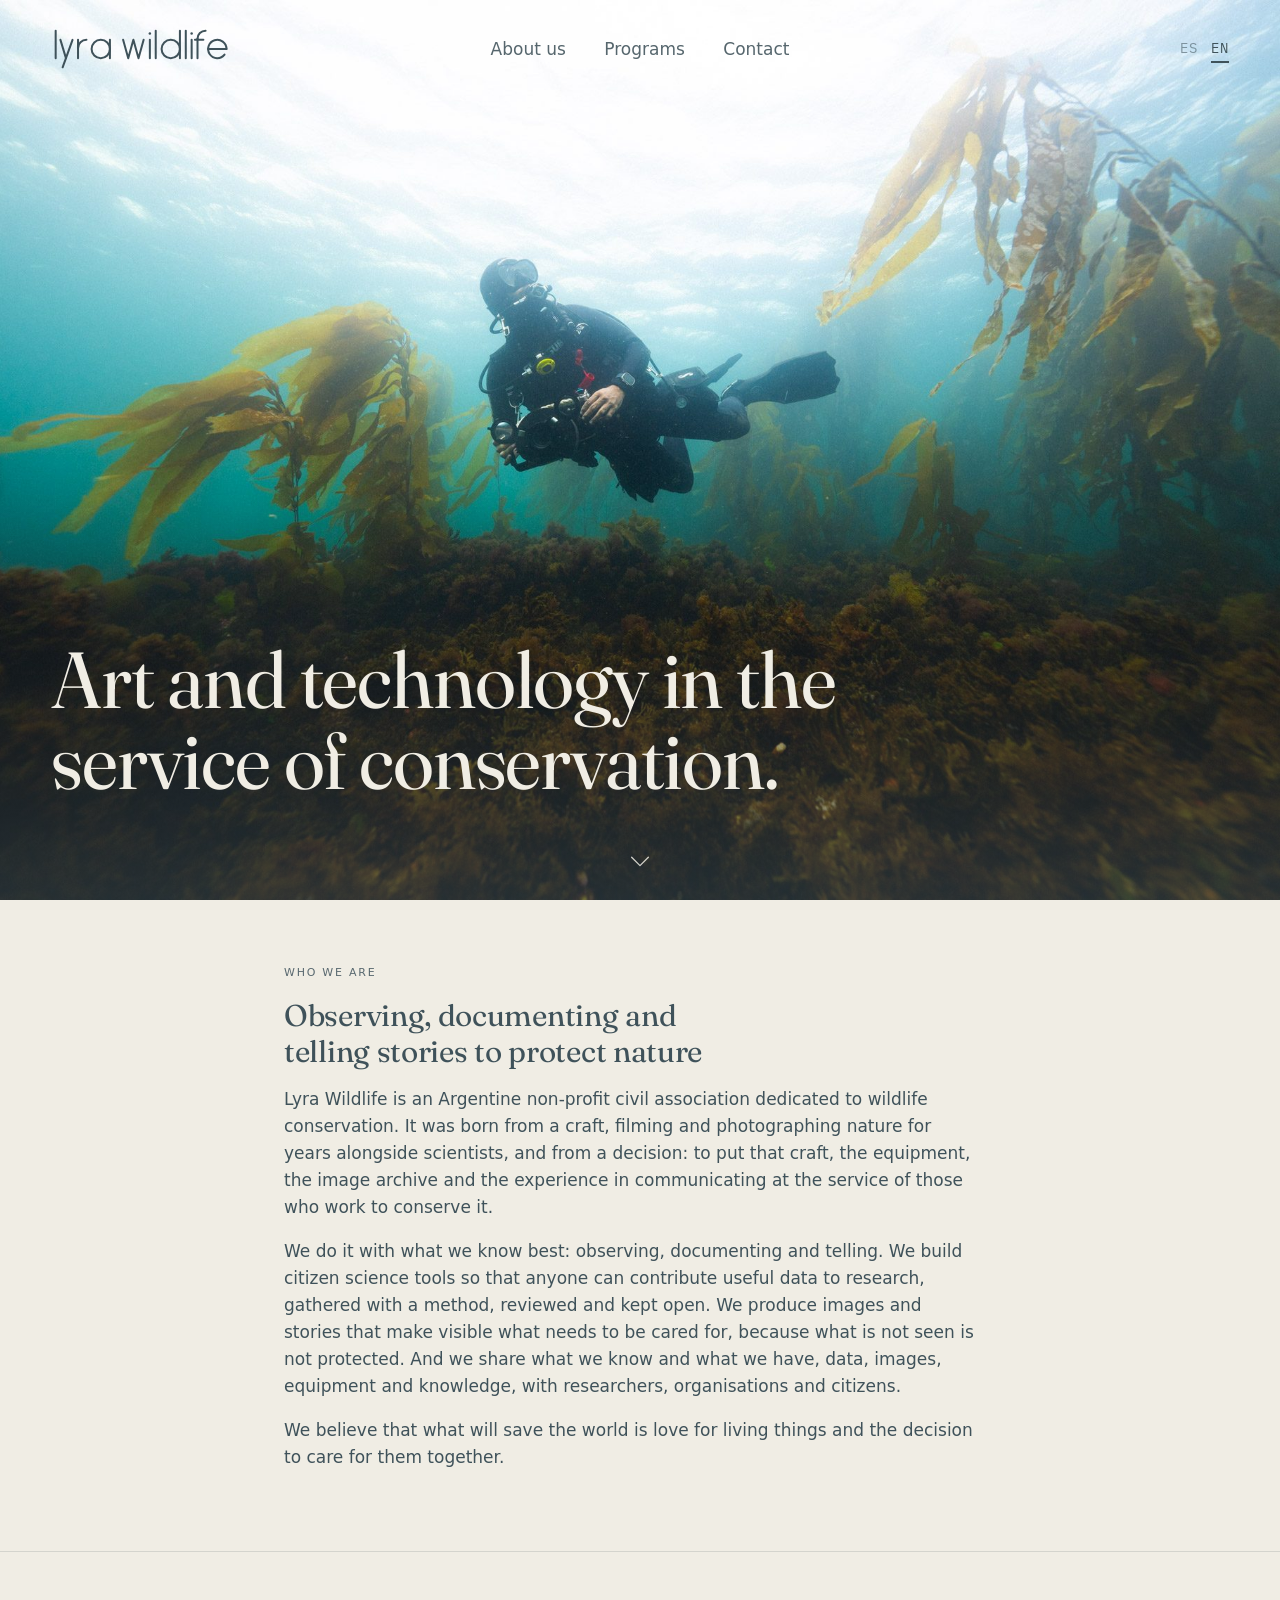
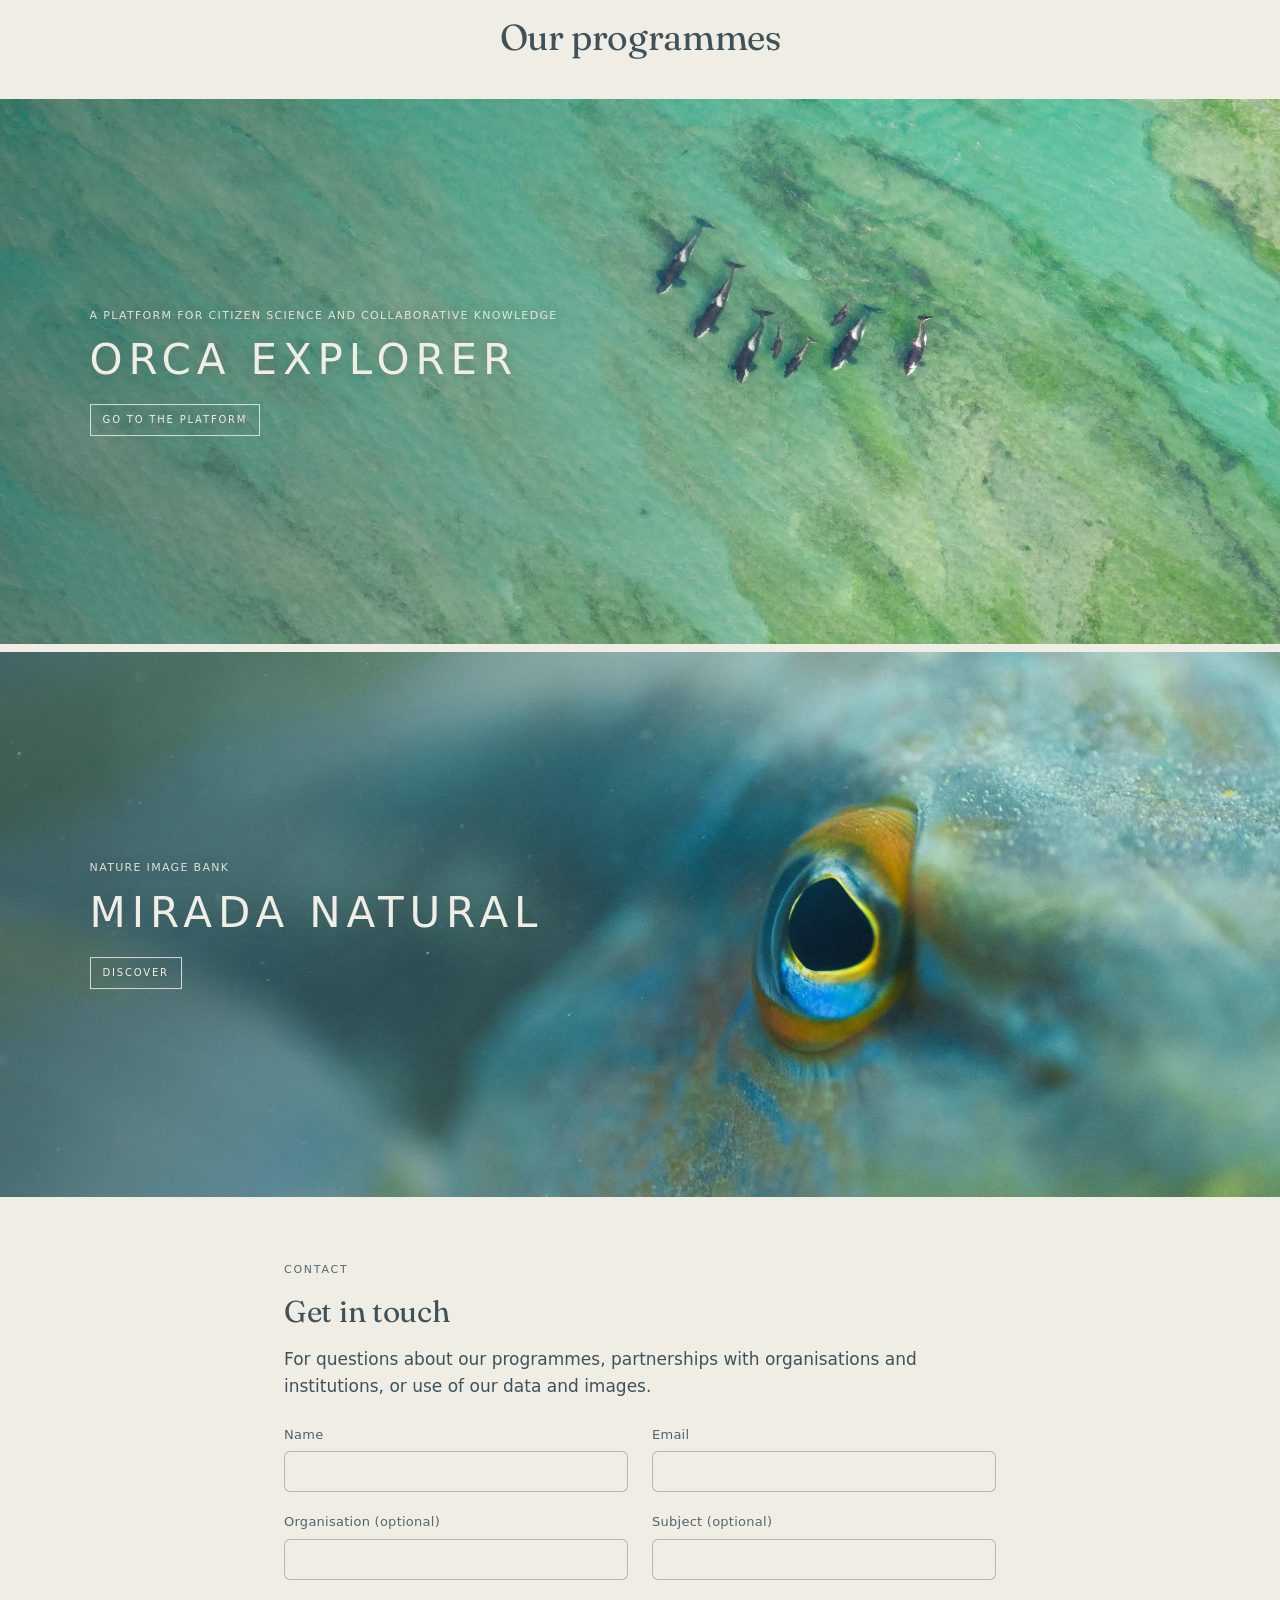
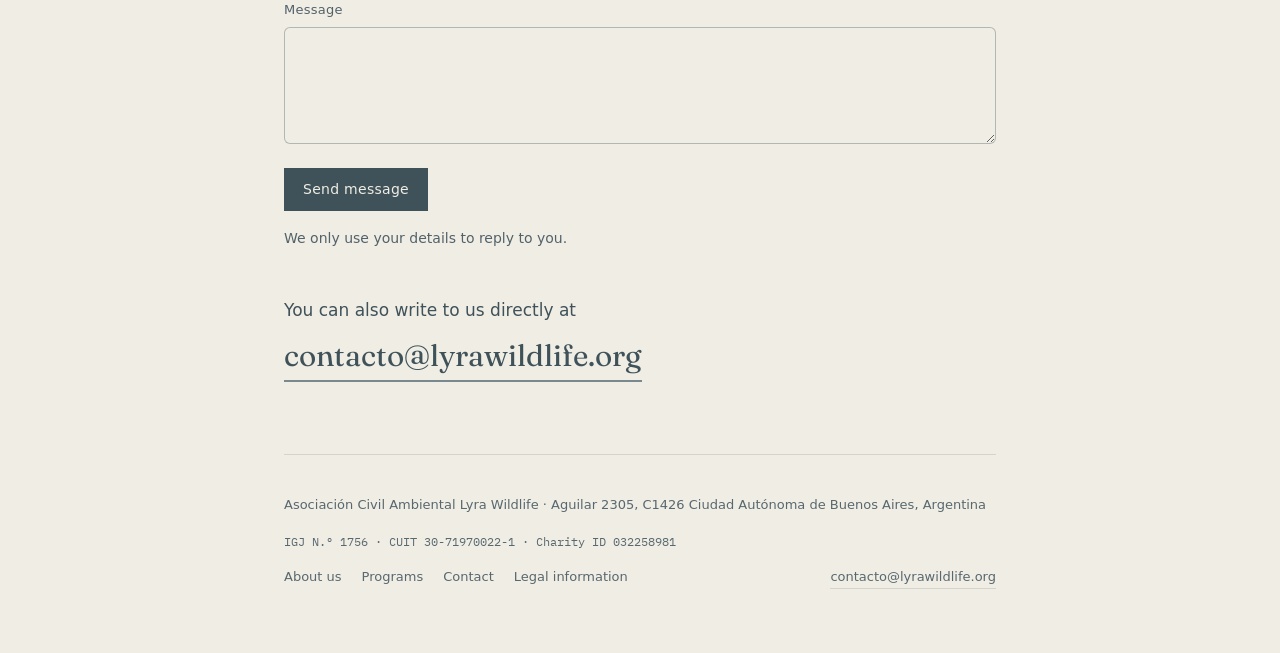
<file: sitio/programas/index.html>
<!doctype html>
<html lang="es">
<head>
<meta charset="utf-8">
<meta name="viewport" content="width=device-width, initial-scale=1">
<!-- Desde el 26/11/2026 esto es una sección del inicio. Esta página queda solo para
     que los enlaces viejos lleven a esa sección. No la borres sin poner antes una
     redirección en Netlify. -->
<title>Programas · Lyra Wildlife</title>
<meta name="robots" content="noindex">
<link rel="canonical" href="https://lyrawildlife.org/">
<meta http-equiv="refresh" content="0; url=../#programas">
<script>location.replace('../#programas');</script>
</head>
<body>
<p><a href="../#programas">Programas · Lyra Wildlife</a></p>
</body>
</html>
</file>
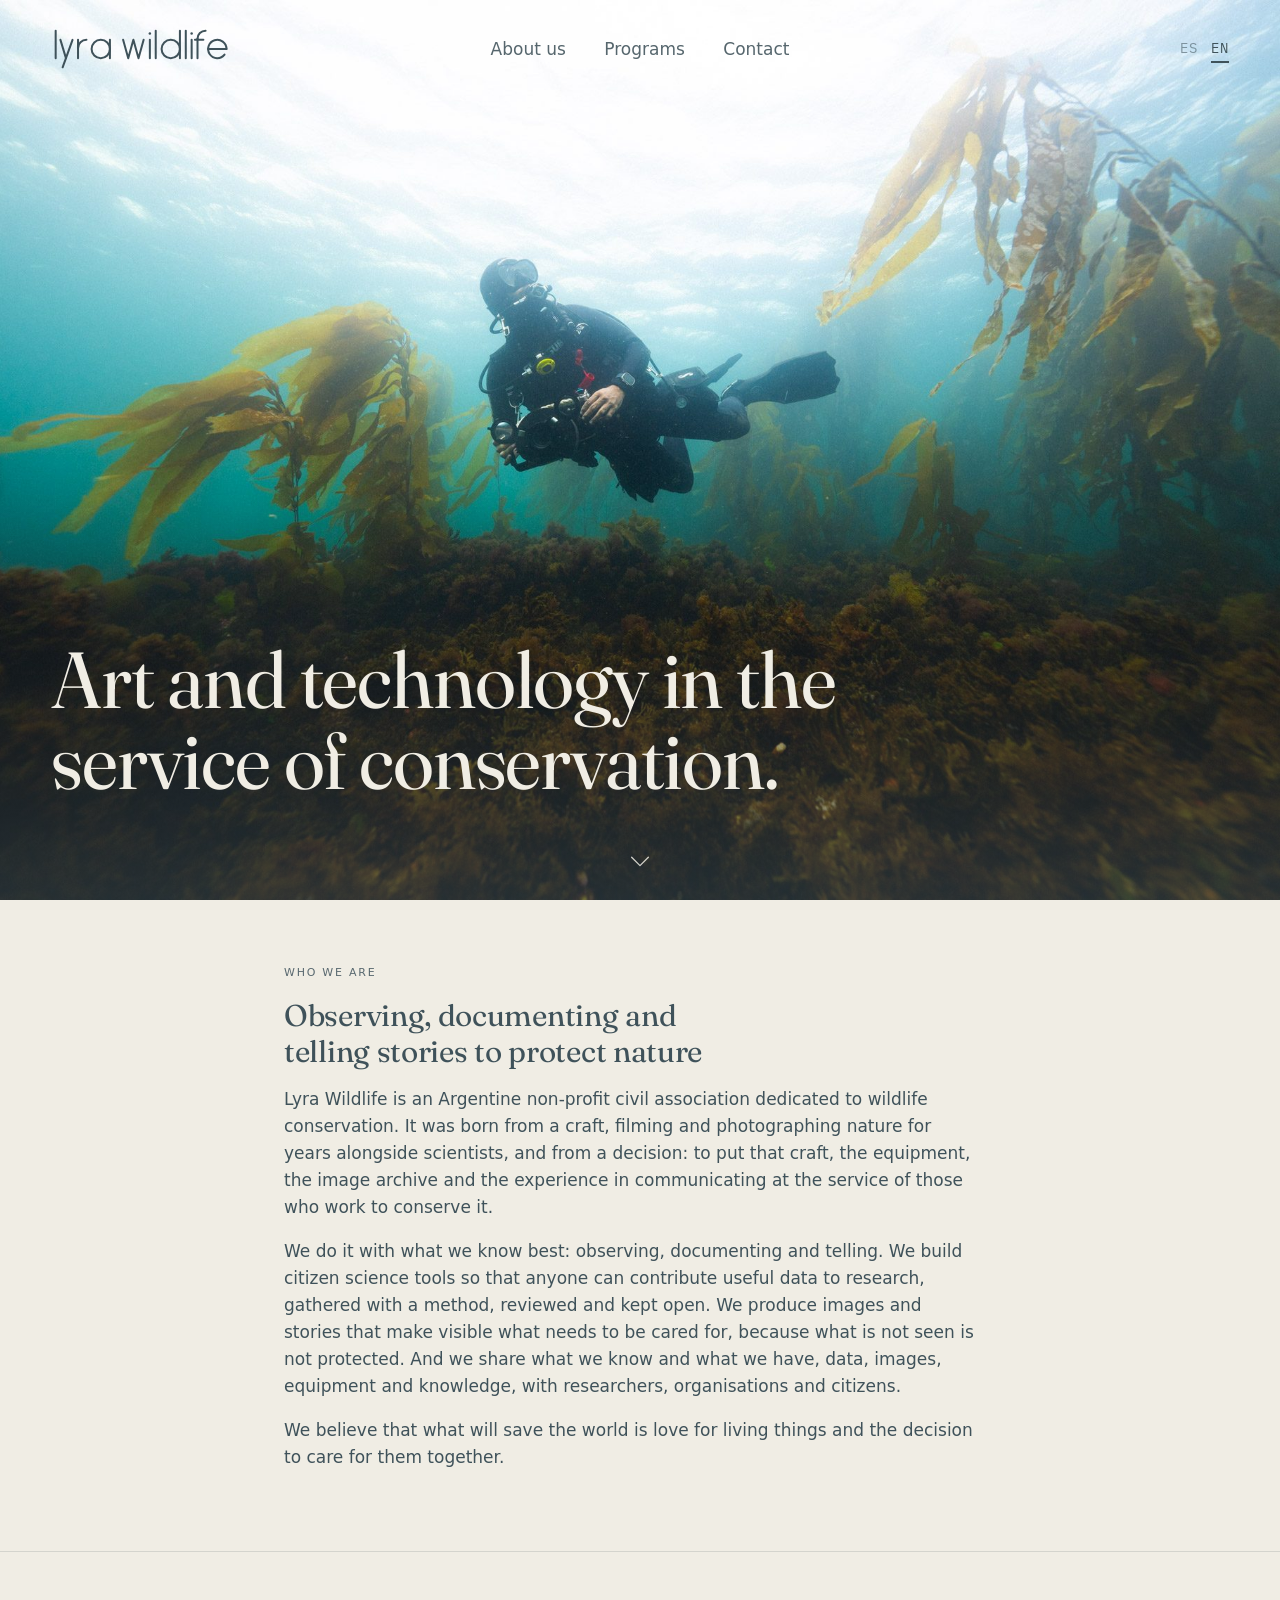
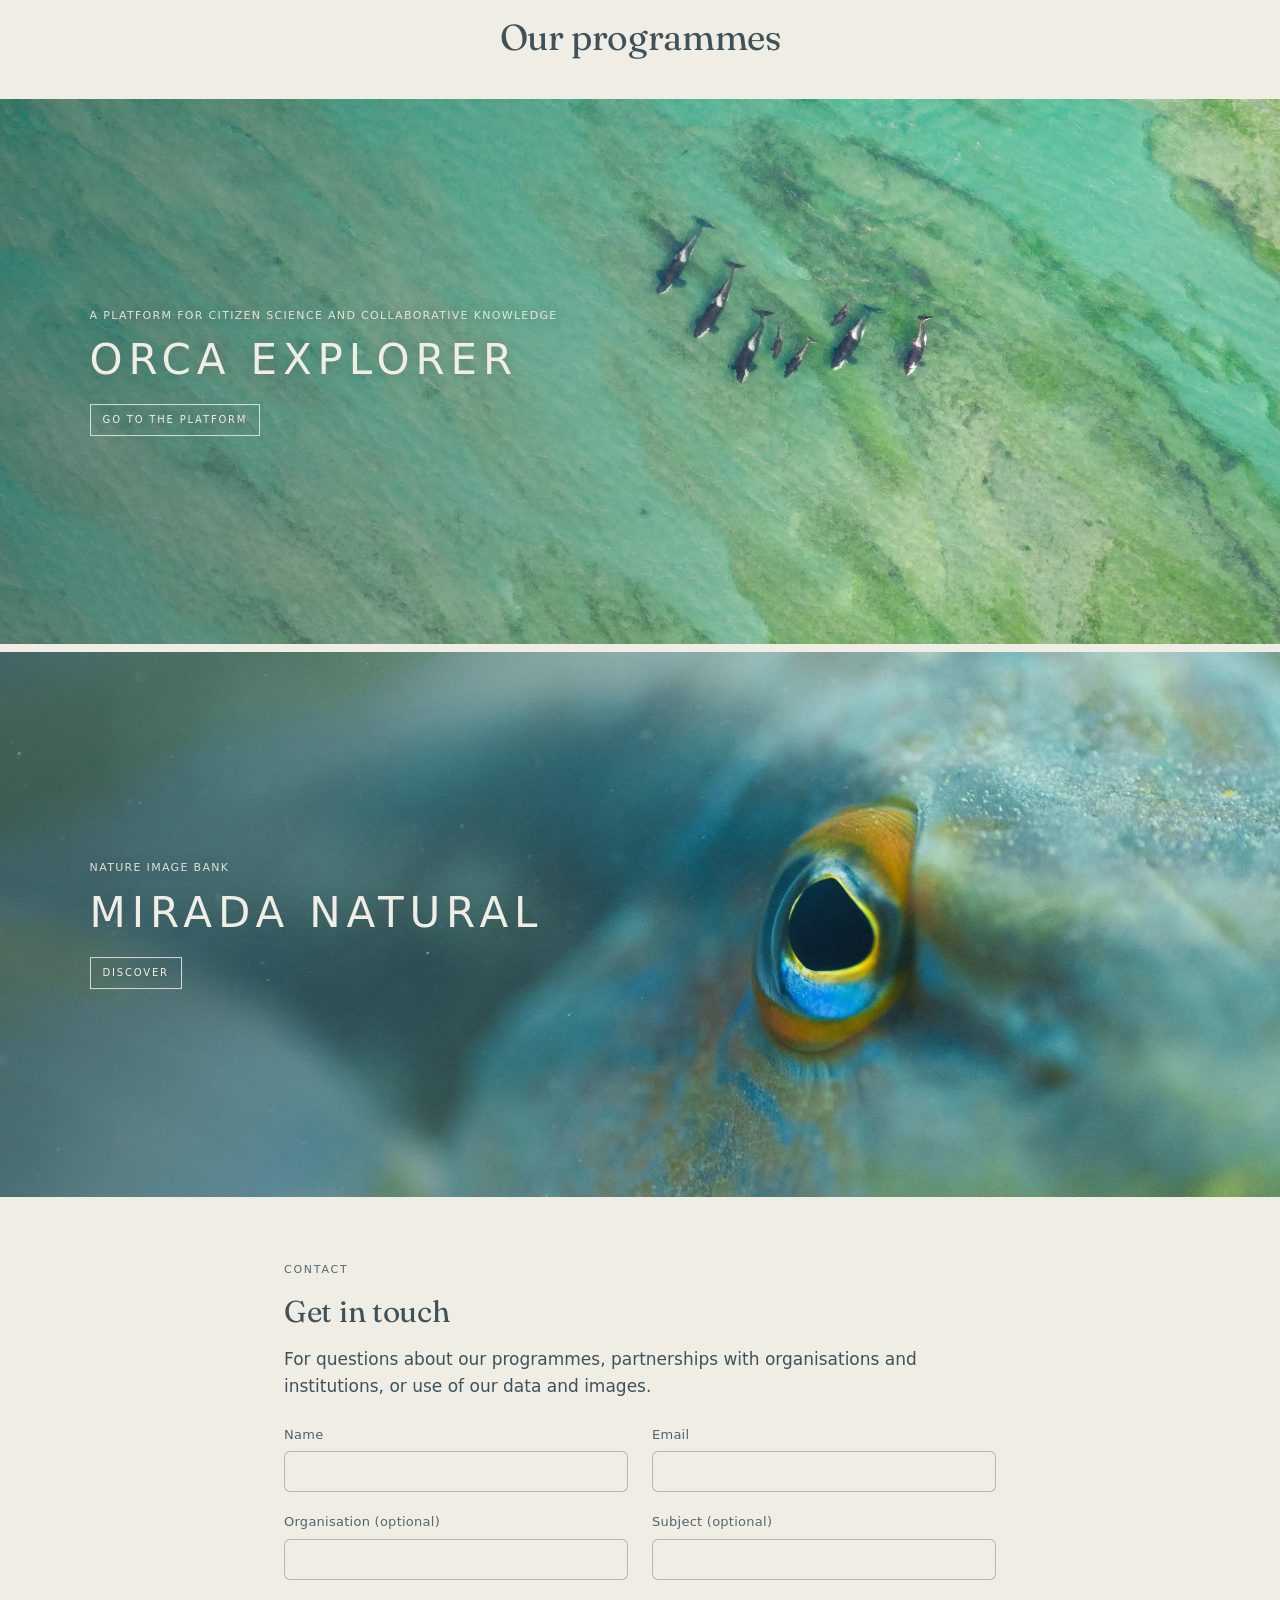
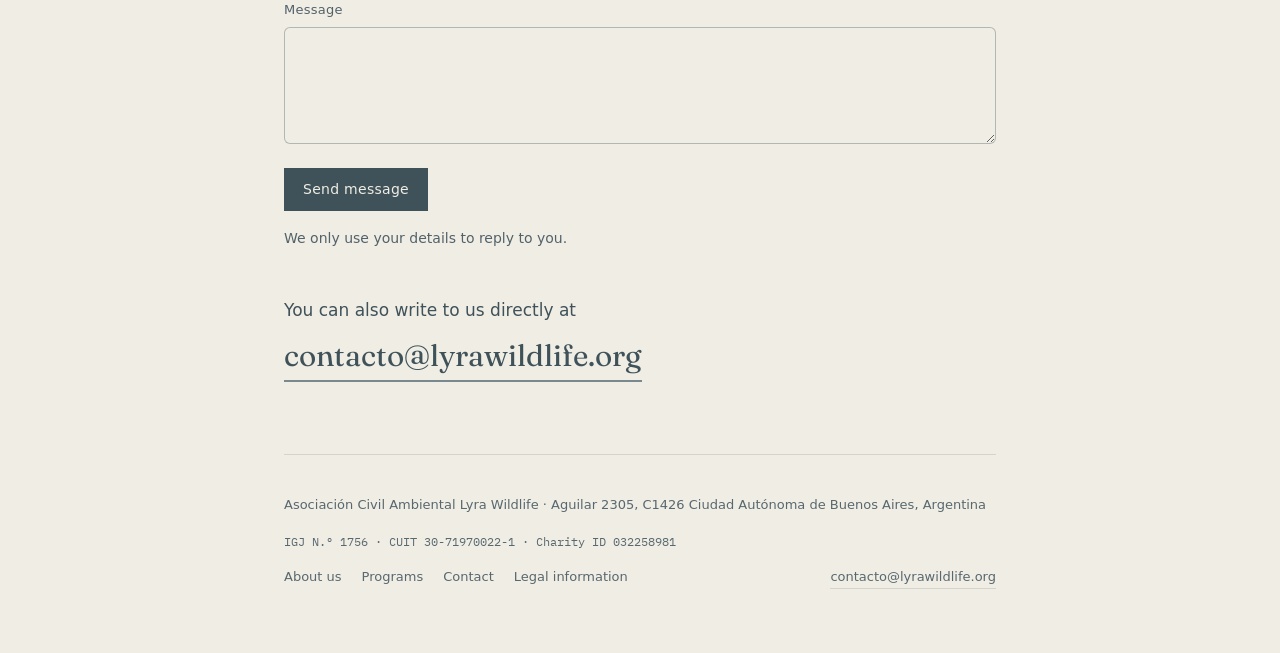
<file: sitio/quienes-somos/index.html>
<!doctype html>
<html lang="es">
<head>
<meta charset="utf-8">
<meta name="viewport" content="width=device-width, initial-scale=1">
<!-- Desde el 26/11/2026 esto es una sección del inicio. Esta página queda solo para
     que los enlaces viejos lleven a esa sección. No la borres sin poner antes una
     redirección en Netlify. -->
<title>Quiénes somos · Lyra Wildlife</title>
<meta name="robots" content="noindex">
<link rel="canonical" href="https://lyrawildlife.org/">
<meta http-equiv="refresh" content="0; url=../#quienes-somos">
<script>location.replace('../#quienes-somos');</script>
</head>
<body>
<p><a href="../#quienes-somos">Quiénes somos · Lyra Wildlife</a></p>
</body>
</html>
</file>
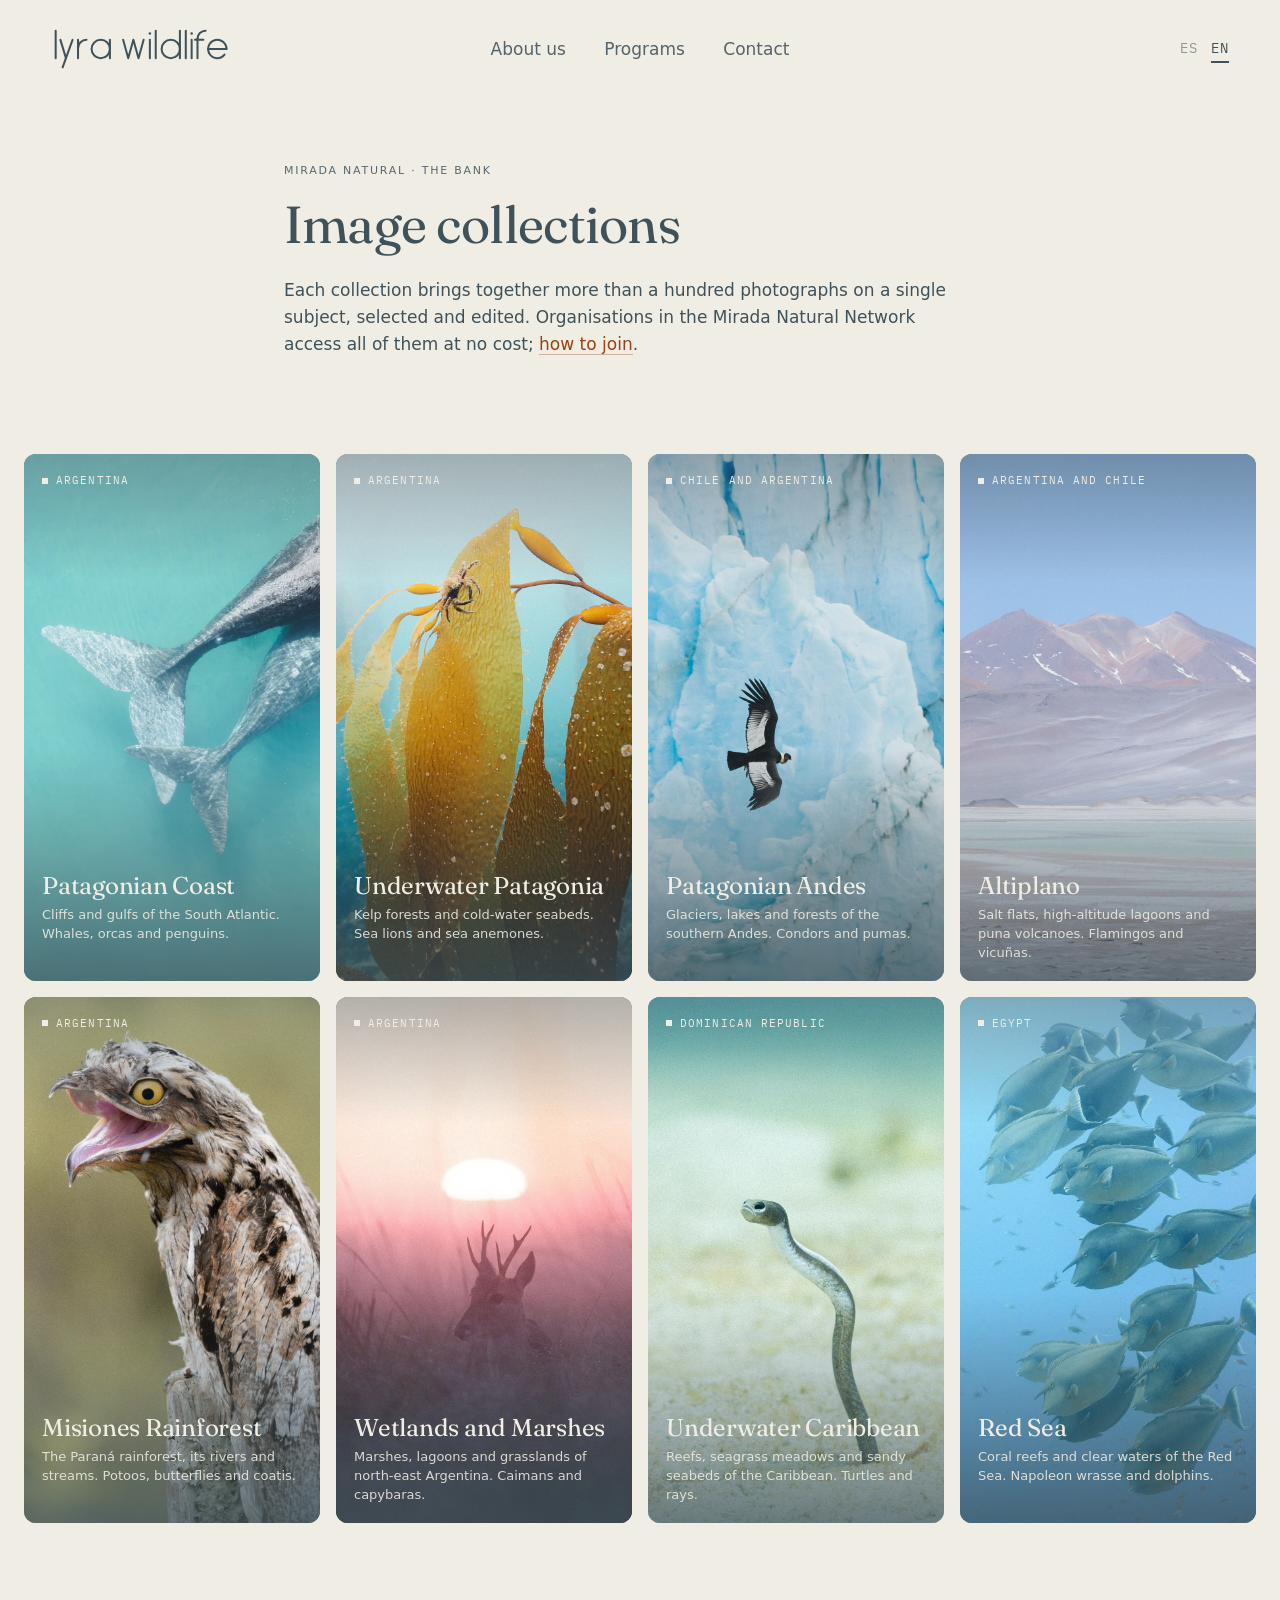
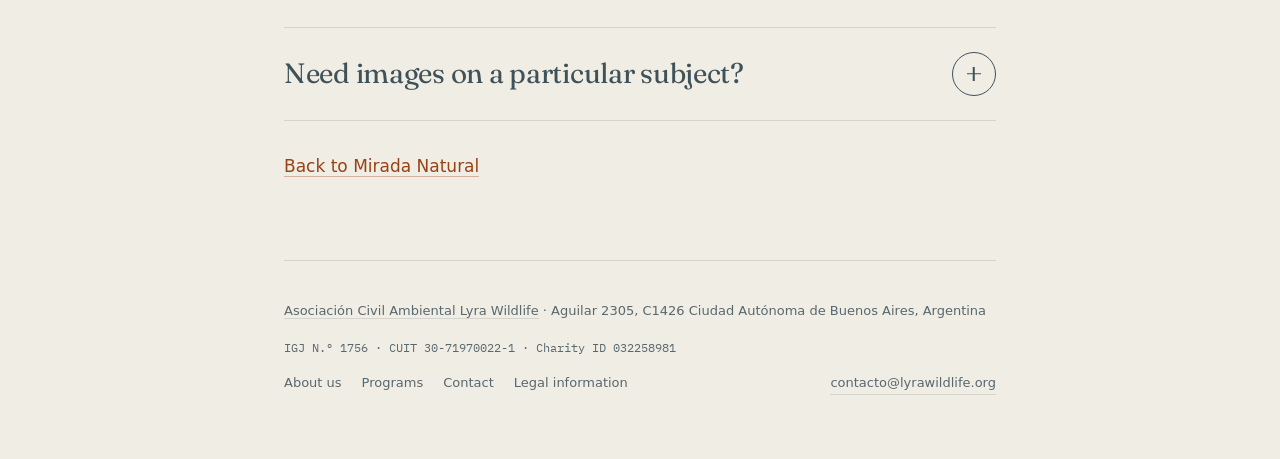
<file: sitio/mirada-natural/colecciones/index.html>
<!doctype html>
<html lang="es" data-lang="es">
<head>
<meta charset="utf-8">
<meta name="viewport" content="width=device-width, initial-scale=1">

<!-- ==========================================================================
     LYRA WILDLIFE  ·  Mirada Natural  ·  todas las colecciones
     Misma tarjeta que en mirada-natural/index.html, en cuatro columnas, y debajo
     el formulario de pedido de imágenes, plegado. Para
     agregar una colección: copiá un <article class="tarjeta"> entero y guardá la
     foto (900 × 1600) en esta carpeta. Cada texto está dos veces: class="es" y class="en".
     ========================================================================== -->

<title>Colecciones · Mirada Natural · Lyra Wildlife</title>
<meta name="description" content="Todas las colecciones del Banco de Imágenes de la Naturaleza de Mirada Natural, el programa de Lyra Wildlife.">
<link rel="canonical" href="https://lyrawildlife.org/mirada-natural/colecciones/">
<meta name="theme-color" content="#788990">
<link rel="icon" href="../../favicon.svg" type="image/svg+xml">
<link rel="icon" href="../../favicon.ico" sizes="32x32">
<link rel="apple-touch-icon" href="../../apple-touch-icon-180.png">
<link rel="preconnect" href="https://fonts.googleapis.com">
<link rel="preconnect" href="https://fonts.gstatic.com" crossorigin>
<link href="https://fonts.googleapis.com/css2?family=Fraunces:opsz,wght@9..144,400;9..144,500&family=IBM+Plex+Mono:wght@400&display=swap" rel="stylesheet">
<link href="https://api.fontshare.com/v2/css?f[]=satoshi@400,500,700&display=swap" rel="stylesheet">
<link rel="stylesheet" href="../../estilos.css">
</head>

<body>
<header class="top">
  <!-- Logotipo: versión reforzada del wordmark, en el color del texto. No lo reemplaces por texto. -->
  <a class="marca" href="../../" aria-label="Lyra Wildlife">
    <svg viewBox="-25.5 0 983 251" role="img" aria-hidden="true" focusable="false"><g fill="none" stroke="currentColor" stroke-width="11" stroke-linecap="round" stroke-linejoin="round"><path d="M0 25.5V175.5"/><path d="M92 75.5 38 225.5"/><path d="m26 75.5 30 100"/><path d="M122 75.5v100"/><path d="M122 121.5a46 46 0 0 1 46-46"/><path d="M296 125.5a50 50 0 1 0-100 0 50 50 0 1 0 100 0"/><path d="M296 75.5v100"/><path d="m368 75.5 28 100 28-100 28 100 28-100"/><path d="M514 75.5v100"/><path d="M546 25.5v150"/><path d="M678 125.5a50 50 0 1 0-100 0 50 50 0 1 0 100 0"/><path d="M678 25.5v150"/><path d="M710 25.5v150"/><path d="M742 75.5v100"/><path d="M774 175.5V69.5"/><path d="M774 69.5a44 44 0 0 1 44-44"/><path d="M760 75.5h46"/><path d="M932 125.5a50 50 0 1 0-10.6 30.78"/><path d="M832 125.5h100"/></g><g fill="currentColor"><circle cx="514" cy="40.5" r="6.82"/><circle cx="742" cy="40.5" r="6.82"/></g></svg>
  </a>
  <nav class="menu" aria-label="Secciones">
      <a href="../../#quienes-somos"><span class="es">Quiénes somos</span><span class="en">About us</span></a>
      <a href="../../#programas"><span class="es">Programas</span><span class="en">Programs</span></a>
      <a href="../#contacto"><span class="es">Contacto</span><span class="en">Contact</span></a>
  </nav>
  <div class="top-acciones">
    <nav class="langs" aria-label="Idioma">
      <button type="button" data-set="es" aria-pressed="true" aria-label="Español">ES</button>
      <button type="button" data-set="en" aria-pressed="false" aria-label="English">EN</button>
    </nav>
    <button type="button" class="menu-btn" aria-expanded="false" aria-controls="panel-menu"><span class="es">Menú</span><span class="en">Menu</span></button>
  </div>
</header>
<!-- Panel del menú en celular (lo abre el botón "Menú"; sitio.js, bloque 5) -->
<div class="panel-menu" id="panel-menu" hidden>
  <button type="button" class="cerrar"><span class="es">Cerrar</span><span class="en">Close</span></button>
  <nav aria-label="Secciones">
      <a href="../../#quienes-somos"><span class="es">Quiénes somos</span><span class="en">About us</span></a>
      <a href="../../#programas"><span class="es">Programas</span><span class="en">Programs</span></a>
      <a href="../#contacto"><span class="es">Contacto</span><span class="en">Contact</span></a>
  </nav>
  <nav class="langs" aria-label="Idioma">
    <button type="button" data-set="es" aria-pressed="true" aria-label="Español">ES</button>
    <button type="button" data-set="en" aria-pressed="false" aria-label="English">EN</button>
  </nav>
</div>

<div class="wrap">
<main>
  <section>
    <p class="eyebrow es">Mirada Natural · El banco</p>
    <p class="eyebrow en">Mirada Natural · The bank</p>
    <h1 class="es">Colecciones de imágenes</h1>
    <h1 class="en">Image collections</h1>
    <p class="es">Cada colección reúne más de cien fotografías de un mismo tema, seleccionadas y editadas. Las organizaciones de la Red Mirada Natural acceden a todas sin costo; <a href="../#red">cómo sumarse</a>.</p>
    <p class="en">Each collection brings together more than a hundred photographs on a single subject, selected and edited. Organisations in the Mirada Natural Network access all of them at no cost; <a href="../#red">how to join</a>.</p>
  </section>
</main>
</div><!-- /wrap: la grilla es ancha -->

<section class="colecciones todas">
  <div class="grilla cuatro">
      <article class="tarjeta">
        <img src="costa-patagonica.jpg" alt="" width="900" height="1600" loading="lazy">
        <span class="tarjeta-cat"><span class="es">Argentina</span><span class="en">Argentina</span></span>
        <span class="tarjeta-texto">
          <span class="tarjeta-titulo"><span class="es">Costa Patagónica</span><span class="en">Patagonian Coast</span></span>
          <span class="tarjeta-sub"><span class="es">Acantilados y golfos del Atlántico Sur. Ballenas, orcas y pingüinos.</span><span class="en">Cliffs and gulfs of the South Atlantic. Whales, orcas and penguins.</span></span>
        </span>
      </article>
      <article class="tarjeta">
        <img src="patagonia-submarina.jpg" alt="" width="900" height="1600" loading="lazy">
        <span class="tarjeta-cat"><span class="es">Argentina</span><span class="en">Argentina</span></span>
        <span class="tarjeta-texto">
          <span class="tarjeta-titulo"><span class="es">Patagonia Submarina</span><span class="en">Underwater Patagonia</span></span>
          <span class="tarjeta-sub"><span class="es">Bosques de macroalgas y fondos de aguas frías. Lobos marinos y anémonas.</span><span class="en">Kelp forests and cold-water seabeds. Sea lions and sea anemones.</span></span>
        </span>
      </article>
      <article class="tarjeta">
        <img src="andes-patagonicos.jpg" alt="" width="900" height="1600" loading="lazy">
        <span class="tarjeta-cat"><span class="es">Chile y Argentina</span><span class="en">Chile and Argentina</span></span>
        <span class="tarjeta-texto">
          <span class="tarjeta-titulo"><span class="es">Andes Patagónicos</span><span class="en">Patagonian Andes</span></span>
          <span class="tarjeta-sub"><span class="es">Glaciares, lagos y bosques de la cordillera austral. Cóndores y pumas.</span><span class="en">Glaciers, lakes and forests of the southern Andes. Condors and pumas.</span></span>
        </span>
      </article>
      <article class="tarjeta">
        <img src="altiplano.jpg" alt="" width="900" height="1600" loading="lazy">
        <span class="tarjeta-cat"><span class="es">Argentina y Chile</span><span class="en">Argentina and Chile</span></span>
        <span class="tarjeta-texto">
          <span class="tarjeta-titulo"><span class="es">Altiplano</span><span class="en">Altiplano</span></span>
          <span class="tarjeta-sub"><span class="es">Salares, lagunas de altura y volcanes de la puna. Flamencos y vicuñas.</span><span class="en">Salt flats, high-altitude lagoons and puna volcanoes. Flamingos and vicuñas.</span></span>
        </span>
      </article>
      <article class="tarjeta">
        <img src="selva-misionera.jpg" alt="" width="900" height="1600" loading="lazy">
        <span class="tarjeta-cat"><span class="es">Argentina</span><span class="en">Argentina</span></span>
        <span class="tarjeta-texto">
          <span class="tarjeta-titulo"><span class="es">Selva Misionera</span><span class="en">Misiones Rainforest</span></span>
          <span class="tarjeta-sub"><span class="es">Selva paranaense, ríos y arroyos. Urutaús, mariposas y coatíes.</span><span class="en">The Paraná rainforest, its rivers and streams. Potoos, butterflies and coatis.</span></span>
        </span>
      </article>
      <article class="tarjeta">
        <img src="esteros-y-banados.jpg" alt="" width="900" height="1600" loading="lazy">
        <span class="tarjeta-cat"><span class="es">Argentina</span><span class="en">Argentina</span></span>
        <span class="tarjeta-texto">
          <span class="tarjeta-titulo"><span class="es">Esteros y Bañados</span><span class="en">Wetlands and Marshes</span></span>
          <span class="tarjeta-sub"><span class="es">Esteros, lagunas y pastizales del noreste argentino. Yacarés y carpinchos.</span><span class="en">Marshes, lagoons and grasslands of north-east Argentina. Caimans and capybaras.</span></span>
        </span>
      </article>
      <article class="tarjeta">
        <img src="caribe-submarino.jpg" alt="" width="900" height="1600" loading="lazy">
        <span class="tarjeta-cat"><span class="es">República Dominicana</span><span class="en">Dominican Republic</span></span>
        <span class="tarjeta-texto">
          <span class="tarjeta-titulo"><span class="es">Caribe Submarino</span><span class="en">Underwater Caribbean</span></span>
          <span class="tarjeta-sub"><span class="es">Arrecifes, praderas marinas y fondos de arena del Caribe. Tortugas y rayas.</span><span class="en">Reefs, seagrass meadows and sandy seabeds of the Caribbean. Turtles and rays.</span></span>
        </span>
      </article>
      <article class="tarjeta">
        <img src="mar-rojo.jpg" alt="" width="900" height="1600" loading="lazy">
        <span class="tarjeta-cat"><span class="es">Egipto</span><span class="en">Egypt</span></span>
        <span class="tarjeta-texto">
          <span class="tarjeta-titulo"><span class="es">Mar Rojo</span><span class="en">Red Sea</span></span>
          <span class="tarjeta-sub"><span class="es">Arrecifes de coral y aguas claras del Mar Rojo. Peces napoleón y delfines.</span><span class="en">Coral reefs and clear waters of the Red Sea. Napoleon wrasse and dolphins.</span></span>
        </span>
      </article>
  </div>
</section>

<div class="wrap">
<main>
  <!-- ========================================================== PEDIDO ===
       Formulario de pedido de imágenes, plegado: se abre al tocar la pregunta.
       Se abre solo si se llega con el enlace colecciones/#pedido (sitio.js, bloque 4).
       Lo procesa Netlify Forms: activar "Form detection" una vez en el panel de
       Netlify (Forms) y configurar ahí la notificación por email. -->
  <section id="pedido">
    <details class="desplegable">
      <summary>
        <span class="desplegable-titulo"><span class="es">¿Necesitás imágenes de un tema en particular?</span><span class="en">Need images on a particular subject?</span></span>
        <span class="signo" aria-hidden="true"></span>
      </summary>
      <div class="desplegable-cuerpo">
        <p class="es">Contanos qué buscás y para qué. Si tu organización cumple los requisitos y las imágenes están en el banco, te las mandamos. Si no están, lo tenemos en cuenta para las próximas expediciones.</p>
        <p class="en">Tell us what you are looking for and what it is for. If your organisation meets the requirements and the images are in the bank, we will send them. If they are not, we will keep it in mind for upcoming expeditions.</p>

      <form class="formulario" name="pedido-imagenes" method="POST" action="/mirada-natural/gracias/" data-netlify="true" netlify-honeypot="bot-field" data-asunto="Mirada Natural · Pedido de imágenes: {organizacion|nombre}">
        <input type="hidden" name="form-name" value="pedido-imagenes">
        <input type="hidden" name="subject" data-remove-prefix value="Mirada Natural · Pedido de imágenes">
        <p class="oculto"><label>No completar: <input name="bot-field"></label></p>

        <div class="campos">
          <label>
            <span class="es">Nombre y apellido</span><span class="en">Full name</span>
            <input type="text" name="nombre" required autocomplete="name">
          </label>
          <label>
            <span class="es">Organización</span><span class="en">Organisation</span>
            <input type="text" name="organizacion" autocomplete="organization">
          </label>
          <label>
            <span class="es">Correo electrónico</span><span class="en">Email</span>
            <input type="email" name="email" required autocomplete="email">
          </label>
          <label>
            <span class="es">Para cuándo lo necesitás</span><span class="en">When do you need it</span>
            <input type="text" name="plazo">
          </label>
          <label class="ancho">
            <span class="es">Qué imágenes buscás (tema, especie, lugar)</span><span class="en">What images you need (subject, species, place)</span>
            <textarea name="pedido" rows="4" required></textarea>
          </label>
          <label class="ancho">
            <span class="es">Para qué las vas a usar</span><span class="en">What you will use them for</span>
            <textarea name="uso" rows="3" required></textarea>
          </label>
        </div>

        <div class="acciones">
          <button type="submit" class="btn primario es">Enviar pedido</button>
          <button type="submit" class="btn primario en">Send request</button>
        </div>
      </form>
      </div>
    </details>
  </section>

  <section class="volver">
    <p class="es"><a href="../">Volver a Mirada Natural</a></p>
    <p class="en"><a href="../">Back to Mirada Natural</a></p>
  </section>
</main>

<footer>
  <!-- Datos registrales: se repiten en el pie de todas las páginas. Si cambia alguno, cambialo en todas. -->
  <div class="row">
    <span><a href="../../">Asociación Civil Ambiental Lyra Wildlife</a> · Aguilar 2305, C1426 Ciudad Autónoma de Buenos Aires, Argentina</span>
    <span class="stamp">IGJ N.º 1756 · CUIT 30-71970022-1 · Charity ID 032258981</span>
  </div>
  <div class="row">
    <nav class="pie-nav" aria-label="Páginas">
      <a href="../../#quienes-somos"><span class="es">Quiénes somos</span><span class="en">About us</span></a>
      <a href="../../#programas"><span class="es">Programas</span><span class="en">Programs</span></a>
      <a href="../../#contacto"><span class="es">Contacto</span><span class="en">Contact</span></a>
      <a href="../../institucional/"><span class="es">Información institucional</span><span class="en">Legal information</span></a>
    </nav>
    <a href="mailto:contacto@lyrawildlife.org">contacto@lyrawildlife.org</a>
  </div>
</footer>
</div>

<script src="../../sitio.js"></script>
</body>
</html>
</file>
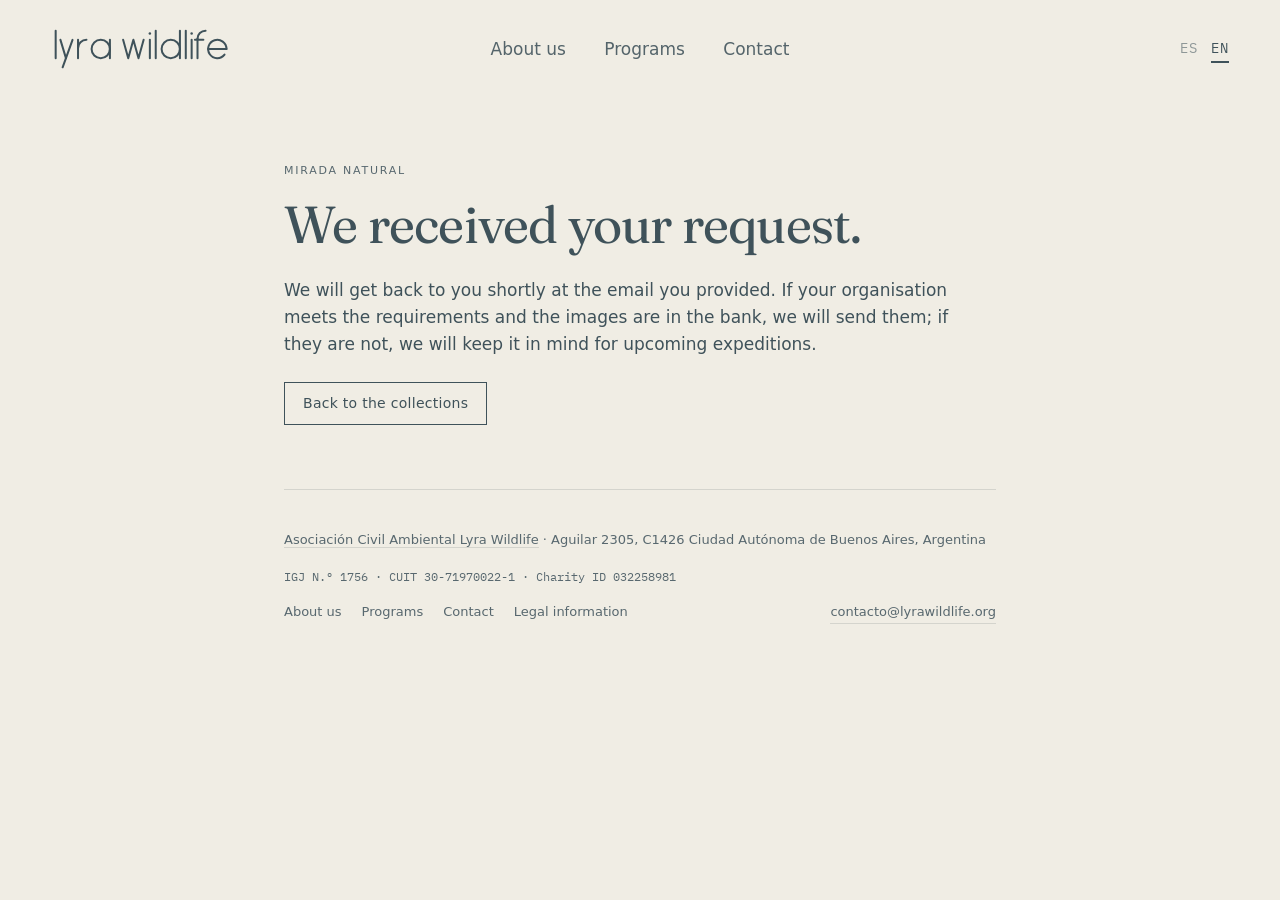
<file: sitio/mirada-natural/gracias/index.html>
<!doctype html>
<html lang="es" data-lang="es">
<head>
<meta charset="utf-8">
<meta name="viewport" content="width=device-width, initial-scale=1">
<title>Gracias · Mirada Natural · Lyra Wildlife</title>
<meta name="robots" content="noindex">
<link rel="icon" href="../../favicon.svg" type="image/svg+xml">
<link rel="icon" href="../../favicon.ico" sizes="32x32">
<link rel="apple-touch-icon" href="../../apple-touch-icon-180.png">
<link rel="preconnect" href="https://fonts.googleapis.com">
<link rel="preconnect" href="https://fonts.gstatic.com" crossorigin>
<link href="https://fonts.googleapis.com/css2?family=Fraunces:opsz,wght@9..144,400;9..144,500&family=IBM+Plex+Mono:wght@400&display=swap" rel="stylesheet">
<link href="https://api.fontshare.com/v2/css?f[]=satoshi@400,500,700&display=swap" rel="stylesheet">
<link rel="stylesheet" href="../../estilos.css">
</head>
<body>
<header class="top">
  <!-- Logotipo: versión reforzada del wordmark, en el color del texto. No lo reemplaces por texto. -->
  <a class="marca" href="../../" aria-label="Lyra Wildlife">
    <svg viewBox="-25.5 0 983 251" role="img" aria-hidden="true" focusable="false"><g fill="none" stroke="currentColor" stroke-width="11" stroke-linecap="round" stroke-linejoin="round"><path d="M0 25.5V175.5"/><path d="M92 75.5 38 225.5"/><path d="m26 75.5 30 100"/><path d="M122 75.5v100"/><path d="M122 121.5a46 46 0 0 1 46-46"/><path d="M296 125.5a50 50 0 1 0-100 0 50 50 0 1 0 100 0"/><path d="M296 75.5v100"/><path d="m368 75.5 28 100 28-100 28 100 28-100"/><path d="M514 75.5v100"/><path d="M546 25.5v150"/><path d="M678 125.5a50 50 0 1 0-100 0 50 50 0 1 0 100 0"/><path d="M678 25.5v150"/><path d="M710 25.5v150"/><path d="M742 75.5v100"/><path d="M774 175.5V69.5"/><path d="M774 69.5a44 44 0 0 1 44-44"/><path d="M760 75.5h46"/><path d="M932 125.5a50 50 0 1 0-10.6 30.78"/><path d="M832 125.5h100"/></g><g fill="currentColor"><circle cx="514" cy="40.5" r="6.82"/><circle cx="742" cy="40.5" r="6.82"/></g></svg>
  </a>
  <nav class="menu" aria-label="Secciones">
      <a href="../../#quienes-somos"><span class="es">Quiénes somos</span><span class="en">About us</span></a>
      <a href="../../#programas"><span class="es">Programas</span><span class="en">Programs</span></a>
      <a href="../#contacto"><span class="es">Contacto</span><span class="en">Contact</span></a>
  </nav>
  <div class="top-acciones">
    <nav class="langs" aria-label="Idioma">
      <button type="button" data-set="es" aria-pressed="true" aria-label="Español">ES</button>
      <button type="button" data-set="en" aria-pressed="false" aria-label="English">EN</button>
    </nav>
    <button type="button" class="menu-btn" aria-expanded="false" aria-controls="panel-menu"><span class="es">Menú</span><span class="en">Menu</span></button>
  </div>
</header>
<!-- Panel del menú en celular (lo abre el botón "Menú"; sitio.js, bloque 5) -->
<div class="panel-menu" id="panel-menu" hidden>
  <button type="button" class="cerrar"><span class="es">Cerrar</span><span class="en">Close</span></button>
  <nav aria-label="Secciones">
      <a href="../../#quienes-somos"><span class="es">Quiénes somos</span><span class="en">About us</span></a>
      <a href="../../#programas"><span class="es">Programas</span><span class="en">Programs</span></a>
      <a href="../#contacto"><span class="es">Contacto</span><span class="en">Contact</span></a>
  </nav>
  <nav class="langs" aria-label="Idioma">
    <button type="button" data-set="es" aria-pressed="true" aria-label="Español">ES</button>
    <button type="button" data-set="en" aria-pressed="false" aria-label="English">EN</button>
  </nav>
</div>

<div class="wrap">
<main>
  <section>
    <p class="eyebrow es">Mirada Natural</p>
    <p class="eyebrow en">Mirada Natural</p>
    <h1 class="es">Recibimos tu pedido.</h1>
    <h1 class="en">We received your request.</h1>
    <p class="es">Te respondemos a la brevedad al correo que dejaste. Si tu organización cumple los requisitos y las imágenes están en el banco, te las mandamos; si no están, lo tenemos en cuenta para las próximas expediciones.</p>
    <p class="en">We will get back to you shortly at the email you provided. If your organisation meets the requirements and the images are in the bank, we will send them; if they are not, we will keep it in mind for upcoming expeditions.</p>
    <div class="acciones">
      <a class="btn es" href="../colecciones/">Volver a las colecciones</a>
      <a class="btn en" href="../colecciones/">Back to the collections</a>
    </div>
  </section>
</main>
<footer>
  <!-- Datos registrales: se repiten en el pie de todas las páginas. Si cambia alguno, cambialo en todas. -->
  <div class="row">
    <span><a href="../../">Asociación Civil Ambiental Lyra Wildlife</a> · Aguilar 2305, C1426 Ciudad Autónoma de Buenos Aires, Argentina</span>
    <span class="stamp">IGJ N.º 1756 · CUIT 30-71970022-1 · Charity ID 032258981</span>
  </div>
  <div class="row">
    <nav class="pie-nav" aria-label="Páginas">
      <a href="../../#quienes-somos"><span class="es">Quiénes somos</span><span class="en">About us</span></a>
      <a href="../../#programas"><span class="es">Programas</span><span class="en">Programs</span></a>
      <a href="../../#contacto"><span class="es">Contacto</span><span class="en">Contact</span></a>
      <a href="../../institucional/"><span class="es">Información institucional</span><span class="en">Legal information</span></a>
    </nav>
    <a href="mailto:contacto@lyrawildlife.org">contacto@lyrawildlife.org</a>
  </div>
</footer>
</div>
<script src="../../sitio.js"></script>
</body>
</html>
</file>
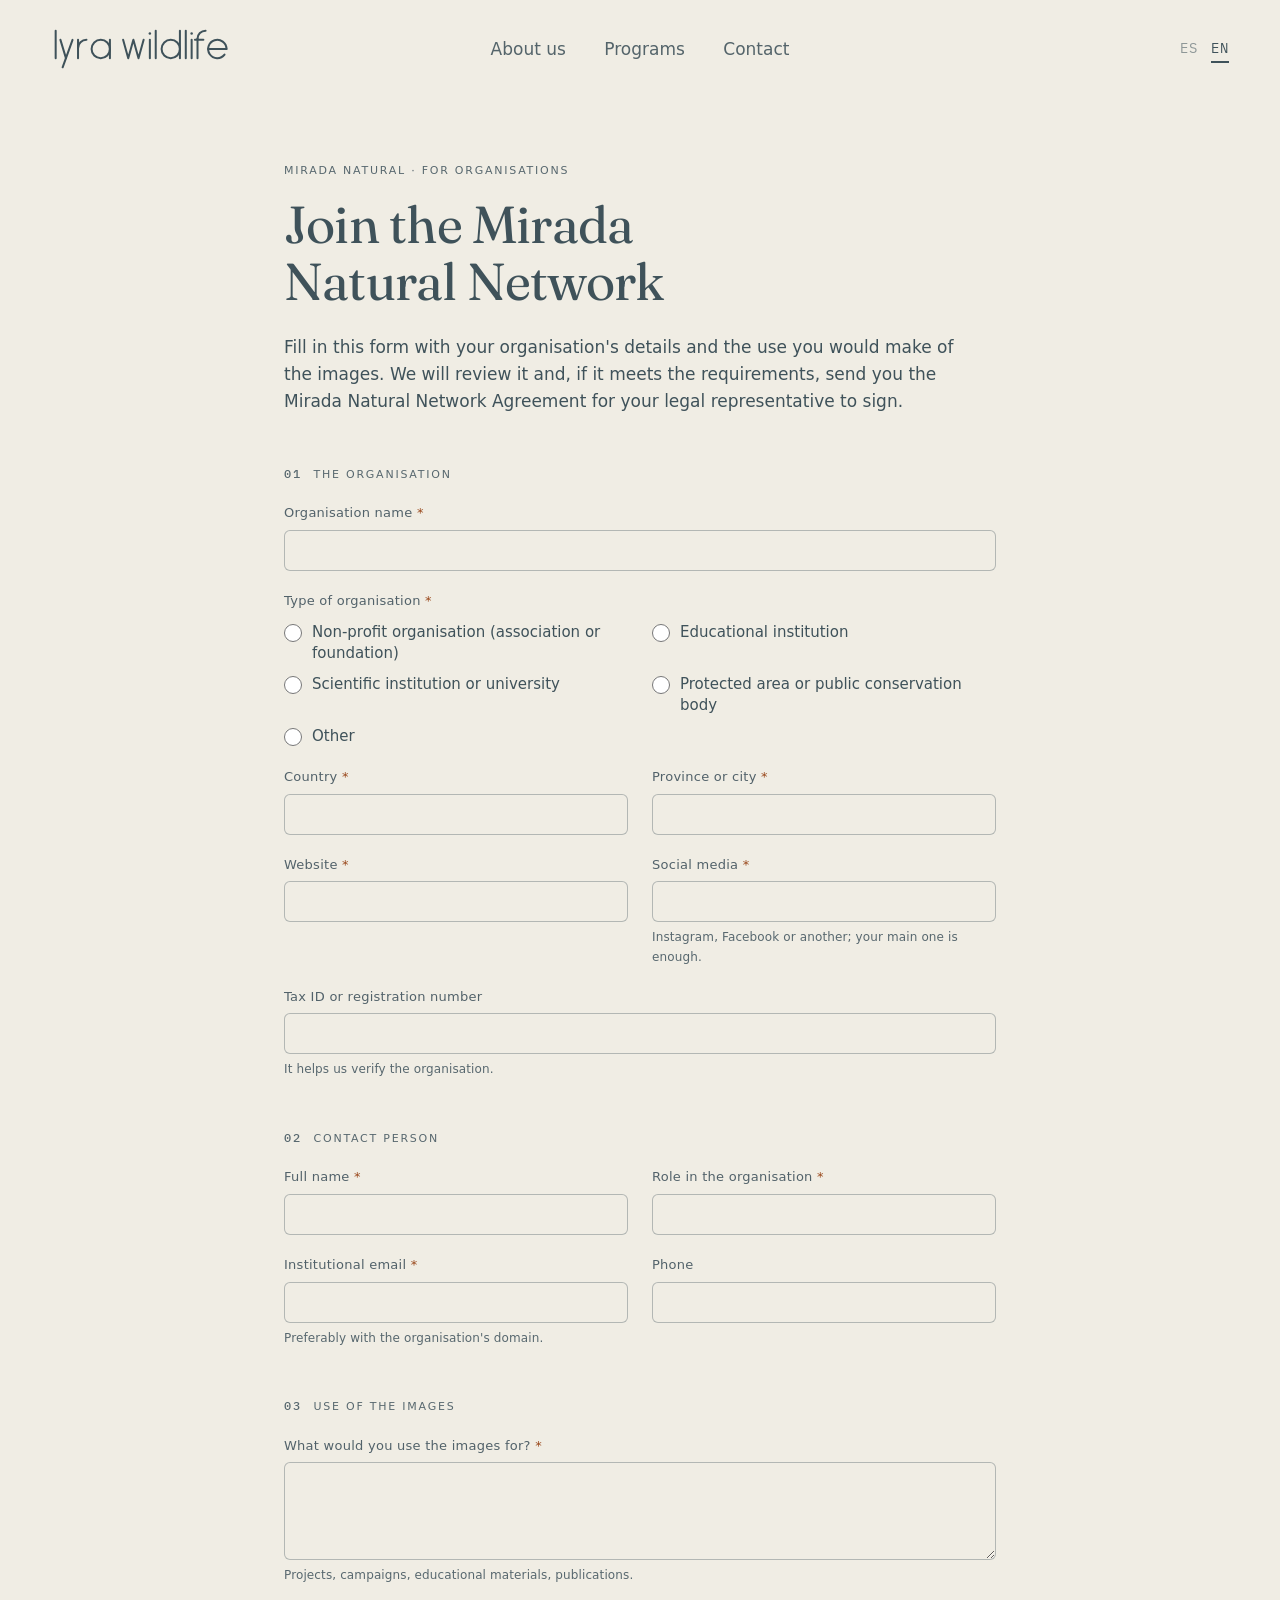
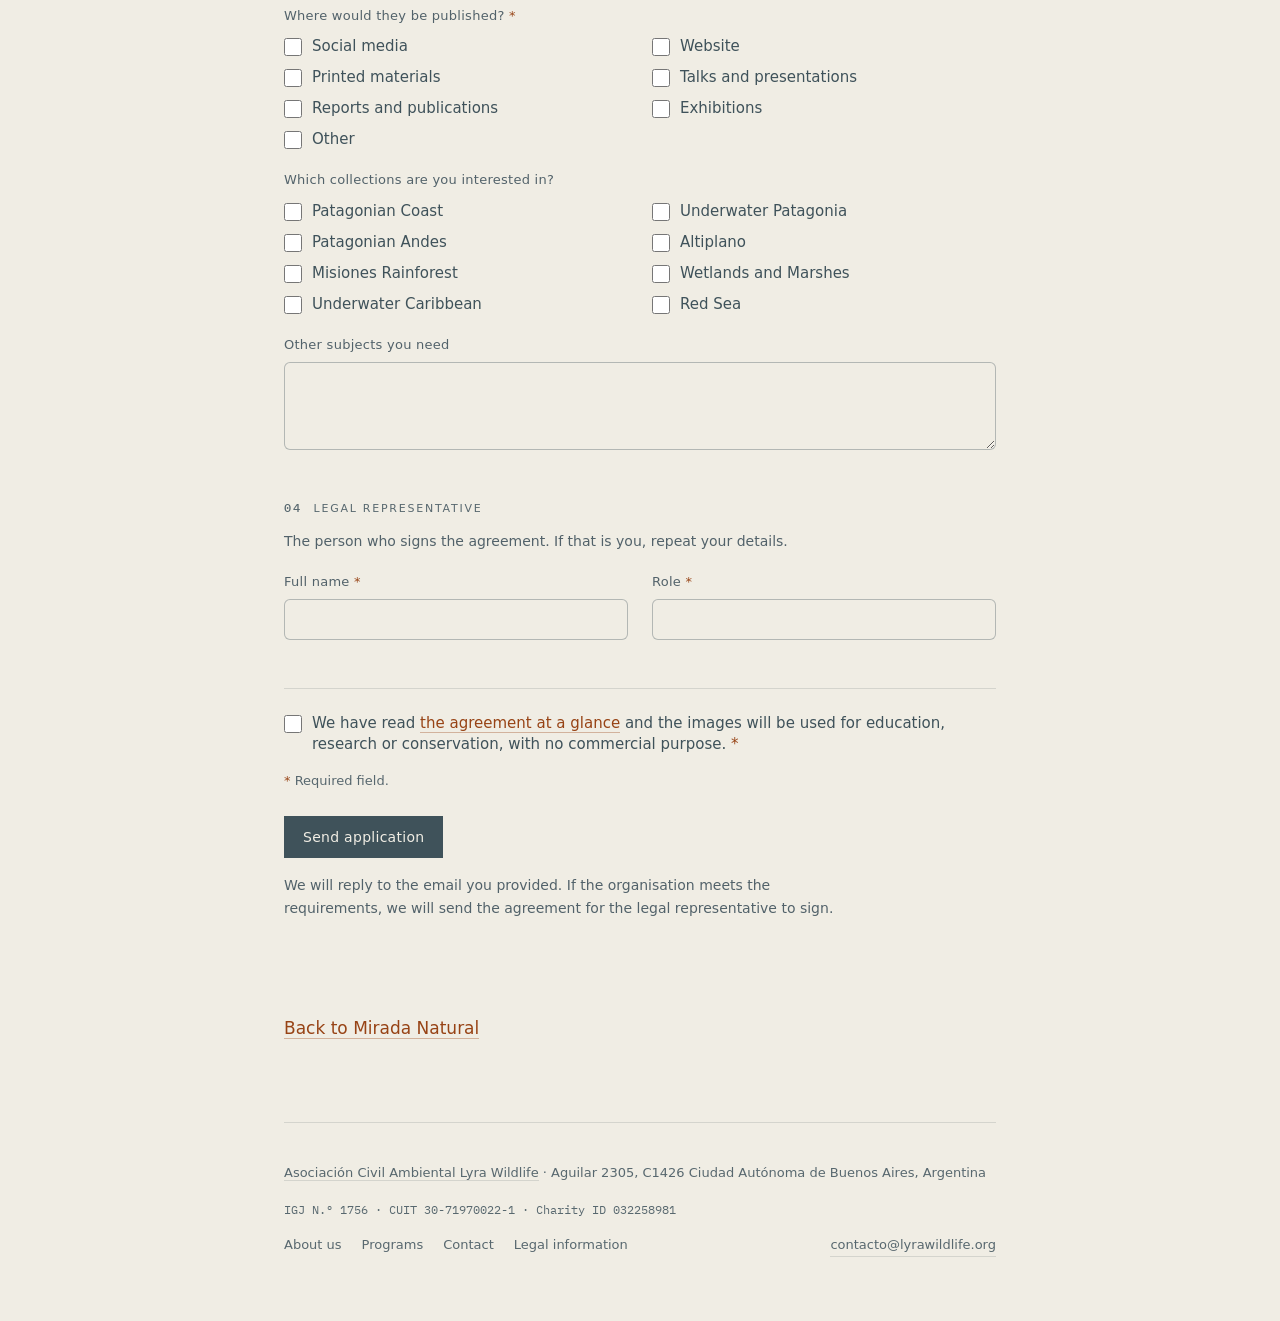
<file: sitio/mirada-natural/postulacion/index.html>
<!doctype html>
<html lang="es" data-lang="es">
<head>
<meta charset="utf-8">
<meta name="viewport" content="width=device-width, initial-scale=1">

<!-- ==========================================================================
     LYRA WILDLIFE  ·  Mirada Natural  ·  postulación
     Cada texto está dos veces: class="es" y class="en". Editá siempre las dos.
     ========================================================================== -->

<title>Postulación · Mirada Natural · Lyra Wildlife</title>
<meta name="description" content="Formulario para que organizaciones de conservación, educación e investigación se postulen a la Red Mirada Natural y accedan al Banco de Imágenes de la Naturaleza.">
<link rel="canonical" href="https://lyrawildlife.org/mirada-natural/postulacion/">
<meta name="theme-color" content="#788990">
<link rel="icon" href="../../favicon.svg" type="image/svg+xml">
<link rel="icon" href="../../favicon.ico" sizes="32x32">
<link rel="apple-touch-icon" href="../../apple-touch-icon-180.png">
<link rel="preconnect" href="https://fonts.googleapis.com">
<link rel="preconnect" href="https://fonts.gstatic.com" crossorigin>
<link href="https://fonts.googleapis.com/css2?family=Fraunces:opsz,wght@9..144,400;9..144,500&family=IBM+Plex+Mono:wght@400&display=swap" rel="stylesheet">
<link href="https://api.fontshare.com/v2/css?f[]=satoshi@400,500,700&display=swap" rel="stylesheet">
<link rel="stylesheet" href="../../estilos.css">
</head>

<body>
<header class="top">
  <!-- Logotipo: versión reforzada del wordmark, en el color del texto. No lo reemplaces por texto. -->
  <a class="marca" href="../../" aria-label="Lyra Wildlife">
    <svg viewBox="-25.5 0 983 251" role="img" aria-hidden="true" focusable="false"><g fill="none" stroke="currentColor" stroke-width="11" stroke-linecap="round" stroke-linejoin="round"><path d="M0 25.5V175.5"/><path d="M92 75.5 38 225.5"/><path d="m26 75.5 30 100"/><path d="M122 75.5v100"/><path d="M122 121.5a46 46 0 0 1 46-46"/><path d="M296 125.5a50 50 0 1 0-100 0 50 50 0 1 0 100 0"/><path d="M296 75.5v100"/><path d="m368 75.5 28 100 28-100 28 100 28-100"/><path d="M514 75.5v100"/><path d="M546 25.5v150"/><path d="M678 125.5a50 50 0 1 0-100 0 50 50 0 1 0 100 0"/><path d="M678 25.5v150"/><path d="M710 25.5v150"/><path d="M742 75.5v100"/><path d="M774 175.5V69.5"/><path d="M774 69.5a44 44 0 0 1 44-44"/><path d="M760 75.5h46"/><path d="M932 125.5a50 50 0 1 0-10.6 30.78"/><path d="M832 125.5h100"/></g><g fill="currentColor"><circle cx="514" cy="40.5" r="6.82"/><circle cx="742" cy="40.5" r="6.82"/></g></svg>
  </a>
  <nav class="menu" aria-label="Secciones">
      <a href="../../#quienes-somos"><span class="es">Quiénes somos</span><span class="en">About us</span></a>
      <a href="../../#programas"><span class="es">Programas</span><span class="en">Programs</span></a>
      <a href="../#contacto"><span class="es">Contacto</span><span class="en">Contact</span></a>
  </nav>
  <div class="top-acciones">
    <nav class="langs" aria-label="Idioma">
      <button type="button" data-set="es" aria-pressed="true" aria-label="Español">ES</button>
      <button type="button" data-set="en" aria-pressed="false" aria-label="English">EN</button>
    </nav>
    <button type="button" class="menu-btn" aria-expanded="false" aria-controls="panel-menu"><span class="es">Menú</span><span class="en">Menu</span></button>
  </div>
</header>
<!-- Panel del menú en celular (lo abre el botón "Menú"; sitio.js, bloque 5) -->
<div class="panel-menu" id="panel-menu" hidden>
  <button type="button" class="cerrar"><span class="es">Cerrar</span><span class="en">Close</span></button>
  <nav aria-label="Secciones">
      <a href="../../#quienes-somos"><span class="es">Quiénes somos</span><span class="en">About us</span></a>
      <a href="../../#programas"><span class="es">Programas</span><span class="en">Programs</span></a>
      <a href="../#contacto"><span class="es">Contacto</span><span class="en">Contact</span></a>
  </nav>
  <nav class="langs" aria-label="Idioma">
    <button type="button" data-set="es" aria-pressed="true" aria-label="Español">ES</button>
    <button type="button" data-set="en" aria-pressed="false" aria-label="English">EN</button>
  </nav>
</div>

<div class="wrap">
<main>
  <section>
    <p class="eyebrow es">Mirada Natural · Para organizaciones</p>
    <p class="eyebrow en">Mirada Natural · For organisations</p>
    <h1 class="es">Sumarse a la Red Mirada Natural</h1>
    <h1 class="en">Join the Mirada Natural Network</h1>
    <p class="es">Completá este formulario con los datos de la organización y el uso que le darían a las imágenes. Lo revisamos y, si cumple los requisitos, te enviamos el Convenio de la Red Mirada Natural para que lo firme el representante legal.</p>
    <p class="en">Fill in this form with your organisation's details and the use you would make of the images. We will review it and, if it meets the requirements, send you the Mirada Natural Network Agreement for your legal representative to sign.</p>

    <!-- Formulario de postulación. Lo procesa Netlify Forms (form-name "postulacion-red").
         Los nombres de los campos son los rótulos que aparecen en el correo de aviso.
         El asunto se arma con el nombre de la organización (sitio.js, bloque 5);
         el campo "email" queda como dirección de respuesta. Los campos con * son
         obligatorios; si faltan al enviar, se marcan en rojo (sitio.js, bloque 6).
         "Otra" en el tipo y "Otro" en dónde se publicarían abren un campo de texto. -->
    <form class="formulario" name="postulacion-red" method="POST" action="/mirada-natural/postulacion/gracias/" data-netlify="true" netlify-honeypot="bot-field" data-asunto="Mirada Natural · Postulación a la red: {organizacion}" novalidate>
      <input type="hidden" name="form-name" value="postulacion-red">
      <input type="hidden" name="subject" data-remove-prefix value="Mirada Natural · Postulación a la red">
      <p class="oculto"><label>No completar: <input name="bot-field"></label></p>

      <fieldset>
        <legend><span class="num">01</span><span class="es">La organización</span><span class="en">The organisation</span></legend>
        <div class="campos">
          <label class="ancho">
            <span><span class="es">Nombre de la organización</span><span class="en">Organisation name</span> <span class="req" aria-hidden="true">*</span></span>
            <input type="text" name="organizacion" required autocomplete="organization">
          </label>
          <div class="grupo">
            <p class="pregunta"><span class="es">Tipo de organización</span><span class="en">Type of organisation</span> <span class="req" aria-hidden="true">*</span></p>
            <div class="opciones">
              <label class="casilla"><input type="radio" name="tipo_de_organizacion" value="Organización sin fines de lucro" required><span><span class="es">Organización sin fines de lucro (asociación o fundación)</span><span class="en">Non-profit organisation (association or foundation)</span></span></label>
              <label class="casilla"><input type="radio" name="tipo_de_organizacion" value="Institución educativa"><span><span class="es">Institución educativa</span><span class="en">Educational institution</span></span></label>
              <label class="casilla"><input type="radio" name="tipo_de_organizacion" value="Institución científica o universidad"><span><span class="es">Institución científica o universidad</span><span class="en">Scientific institution or university</span></span></label>
              <label class="casilla"><input type="radio" name="tipo_de_organizacion" value="Área protegida u organismo público"><span><span class="es">Área protegida u organismo público de conservación</span><span class="en">Protected area or public conservation body</span></span></label>
              <label class="casilla"><input type="radio" name="tipo_de_organizacion" value="Otra" data-muestra="tipo-otra"><span><span class="es">Otra</span><span class="en">Other</span></span></label>
            </div>
          </div>
          <label class="ancho" id="tipo-otra" hidden>
            <span><span class="es">¿Qué tipo de organización?</span><span class="en">What type of organisation?</span> <span class="req" aria-hidden="true">*</span></span>
            <input type="text" name="tipo_de_organizacion_otra">
          </label>
          <label>
            <span><span class="es">País</span><span class="en">Country</span> <span class="req" aria-hidden="true">*</span></span>
            <input type="text" name="pais" required autocomplete="country-name">
          </label>
          <label>
            <span><span class="es">Provincia o ciudad</span><span class="en">Province or city</span> <span class="req" aria-hidden="true">*</span></span>
            <input type="text" name="provincia_o_ciudad" required autocomplete="address-level1">
          </label>
          <label>
            <span><span class="es">Sitio web</span><span class="en">Website</span> <span class="req" aria-hidden="true">*</span></span>
            <input type="text" name="sitio_web" required>
          </label>
          <label>
            <span><span class="es">Redes sociales</span><span class="en">Social media</span> <span class="req" aria-hidden="true">*</span></span>
            <input type="text" name="redes_sociales" required>
            <span class="ayuda"><span class="es">Instagram, Facebook u otra; la principal alcanza.</span><span class="en">Instagram, Facebook or another; your main one is enough.</span></span>
          </label>
          <label class="ancho">
            <span><span class="es">CUIT o número de registro</span><span class="en">Tax ID or registration number</span></span>
            <input type="text" name="cuit_o_registro">
            <span class="ayuda"><span class="es">Nos ayuda a verificar la organización.</span><span class="en">It helps us verify the organisation.</span></span>
          </label>
        </div>
      </fieldset>

      <fieldset>
        <legend><span class="num">02</span><span class="es">Persona de contacto</span><span class="en">Contact person</span></legend>
        <div class="campos">
          <label>
            <span><span class="es">Nombre y apellido</span><span class="en">Full name</span> <span class="req" aria-hidden="true">*</span></span>
            <input type="text" name="nombre" required autocomplete="name">
          </label>
          <label>
            <span><span class="es">Cargo en la organización</span><span class="en">Role in the organisation</span> <span class="req" aria-hidden="true">*</span></span>
            <input type="text" name="cargo" required autocomplete="organization-title">
          </label>
          <label>
            <span><span class="es">Correo institucional</span><span class="en">Institutional email</span> <span class="req" aria-hidden="true">*</span></span>
            <input type="email" name="email" required autocomplete="email">
            <span class="ayuda"><span class="es">Preferentemente con el dominio de la organización.</span><span class="en">Preferably with the organisation's domain.</span></span>
          </label>
          <label>
            <span><span class="es">Teléfono</span><span class="en">Phone</span></span>
            <input type="tel" name="telefono" autocomplete="tel">
          </label>
        </div>
      </fieldset>

      <fieldset>
        <legend><span class="num">03</span><span class="es">Uso de las imágenes</span><span class="en">Use of the images</span></legend>
        <div class="campos">
          <label class="ancho">
            <span><span class="es">¿Para qué usarían las imágenes?</span><span class="en">What would you use the images for?</span> <span class="req" aria-hidden="true">*</span></span>
            <textarea name="uso_previsto" required rows="4"></textarea>
            <span class="ayuda"><span class="es">Proyectos, campañas, materiales educativos, publicaciones.</span><span class="en">Projects, campaigns, educational materials, publications.</span></span>
          </label>
          <div class="grupo" data-minimo="1">
            <p class="pregunta"><span class="es">¿Dónde se publicarían?</span><span class="en">Where would they be published?</span> <span class="req" aria-hidden="true">*</span></p>
            <div class="opciones">
              <label class="casilla"><input type="checkbox" name="donde_se_publicarian[]" value="Redes sociales"><span><span class="es">Redes sociales</span><span class="en">Social media</span></span></label>
              <label class="casilla"><input type="checkbox" name="donde_se_publicarian[]" value="Sitio web"><span><span class="es">Sitio web</span><span class="en">Website</span></span></label>
              <label class="casilla"><input type="checkbox" name="donde_se_publicarian[]" value="Materiales impresos"><span><span class="es">Materiales impresos</span><span class="en">Printed materials</span></span></label>
              <label class="casilla"><input type="checkbox" name="donde_se_publicarian[]" value="Charlas y presentaciones"><span><span class="es">Charlas y presentaciones</span><span class="en">Talks and presentations</span></span></label>
              <label class="casilla"><input type="checkbox" name="donde_se_publicarian[]" value="Informes y publicaciones"><span><span class="es">Informes y publicaciones</span><span class="en">Reports and publications</span></span></label>
              <label class="casilla"><input type="checkbox" name="donde_se_publicarian[]" value="Exposiciones"><span><span class="es">Exposiciones</span><span class="en">Exhibitions</span></span></label>
              <label class="casilla"><input type="checkbox" name="donde_se_publicarian[]" value="Otro" data-muestra="medio-otro"><span><span class="es">Otro</span><span class="en">Other</span></span></label>
            </div>
          </div>
          <label class="ancho" id="medio-otro" hidden>
            <span><span class="es">¿Dónde más?</span><span class="en">Where else?</span> <span class="req" aria-hidden="true">*</span></span>
            <input type="text" name="donde_se_publicarian_otro">
          </label>
          <div class="grupo">
            <p class="pregunta"><span class="es">¿Qué colecciones les interesan?</span><span class="en">Which collections are you interested in?</span></p>
            <div class="opciones">
              <label class="casilla"><input type="checkbox" name="colecciones_de_interes[]" value="Costa Patagónica"><span><span class="es">Costa Patagónica</span><span class="en">Patagonian Coast</span></span></label>
              <label class="casilla"><input type="checkbox" name="colecciones_de_interes[]" value="Patagonia Submarina"><span><span class="es">Patagonia Submarina</span><span class="en">Underwater Patagonia</span></span></label>
              <label class="casilla"><input type="checkbox" name="colecciones_de_interes[]" value="Andes Patagónicos"><span><span class="es">Andes Patagónicos</span><span class="en">Patagonian Andes</span></span></label>
              <label class="casilla"><input type="checkbox" name="colecciones_de_interes[]" value="Altiplano"><span><span class="es">Altiplano</span><span class="en">Altiplano</span></span></label>
              <label class="casilla"><input type="checkbox" name="colecciones_de_interes[]" value="Selva Misionera"><span><span class="es">Selva Misionera</span><span class="en">Misiones Rainforest</span></span></label>
              <label class="casilla"><input type="checkbox" name="colecciones_de_interes[]" value="Esteros y Bañados"><span><span class="es">Esteros y Bañados</span><span class="en">Wetlands and Marshes</span></span></label>
              <label class="casilla"><input type="checkbox" name="colecciones_de_interes[]" value="Caribe Submarino"><span><span class="es">Caribe Submarino</span><span class="en">Underwater Caribbean</span></span></label>
              <label class="casilla"><input type="checkbox" name="colecciones_de_interes[]" value="Mar Rojo"><span><span class="es">Mar Rojo</span><span class="en">Red Sea</span></span></label>
            </div>
          </div>
          <label class="ancho">
            <span><span class="es">Otros temas que necesiten</span><span class="en">Other subjects you need</span></span>
            <textarea name="otros_temas" rows="3"></textarea>
          </label>
        </div>
      </fieldset>

      <fieldset>
        <legend><span class="num">04</span><span class="es">Representante legal</span><span class="en">Legal representative</span></legend>
        <p class="nota-bloque"><span class="es">Es quien firma el convenio. Si sos vos, repetí tus datos.</span><span class="en">The person who signs the agreement. If that is you, repeat your details.</span></p>
        <div class="campos">
          <label>
            <span><span class="es">Nombre y apellido</span><span class="en">Full name</span> <span class="req" aria-hidden="true">*</span></span>
            <input type="text" name="representante_legal" required>
          </label>
          <label>
            <span><span class="es">Cargo</span><span class="en">Role</span> <span class="req" aria-hidden="true">*</span></span>
            <input type="text" name="cargo_del_representante" required>
          </label>
        </div>
      </fieldset>

      <div class="conformidad">
        <label class="casilla"><input type="checkbox" name="conformidad" value="Leyó lo esencial del convenio y acepta un uso sin fines comerciales" required><span><span class="es">Leímos <a href="../#convenio">lo esencial del convenio</a> y el uso de las imágenes será educativo, científico o de conservación, sin fines comerciales.</span><span class="en">We have read <a href="../#convenio">the agreement at a glance</a> and the images will be used for education, research or conservation, with no commercial purpose.</span><span class="req" aria-hidden="true"> *</span></span></label>
      </div>

      <p class="nota-obligatorios"><span class="es"><span class="req">*</span> Campo obligatorio.</span><span class="en"><span class="req">*</span> Required field.</span></p>
      <p class="aviso-error" role="alert" hidden><span class="es">Faltan datos: completá los campos marcados en rojo.</span><span class="en">Some details are missing: please complete the fields marked in red.</span></p>

      <div class="acciones">
        <button type="submit" class="btn primario es">Enviar postulación</button>
        <button type="submit" class="btn primario en">Send application</button>
      </div>
      <p class="pie-form"><span class="es">Te respondemos al correo que dejaste. Si la organización cumple los requisitos, te enviamos el convenio para que lo firme el representante legal.</span><span class="en">We will reply to the email you provided. If the organisation meets the requirements, we will send the agreement for the legal representative to sign.</span></p>
    </form>
  </section>

  <section class="volver">
    <p class="es"><a href="../">Volver a Mirada Natural</a></p>
    <p class="en"><a href="../">Back to Mirada Natural</a></p>
  </section>
</main>

<footer>
  <!-- Datos registrales: se repiten en el pie de todas las páginas. Si cambia alguno, cambialo en todas. -->
  <div class="row">
    <span><a href="../../">Asociación Civil Ambiental Lyra Wildlife</a> · Aguilar 2305, C1426 Ciudad Autónoma de Buenos Aires, Argentina</span>
    <span class="stamp">IGJ N.º 1756 · CUIT 30-71970022-1 · Charity ID 032258981</span>
  </div>
  <div class="row">
    <nav class="pie-nav" aria-label="Páginas">
      <a href="../../#quienes-somos"><span class="es">Quiénes somos</span><span class="en">About us</span></a>
      <a href="../../#programas"><span class="es">Programas</span><span class="en">Programs</span></a>
      <a href="../../#contacto"><span class="es">Contacto</span><span class="en">Contact</span></a>
      <a href="../../institucional/"><span class="es">Información institucional</span><span class="en">Legal information</span></a>
    </nav>
    <a href="mailto:contacto@lyrawildlife.org">contacto@lyrawildlife.org</a>
  </div>
</footer>
</div>

<script src="../../sitio.js"></script>
</body>
</html>
</file>
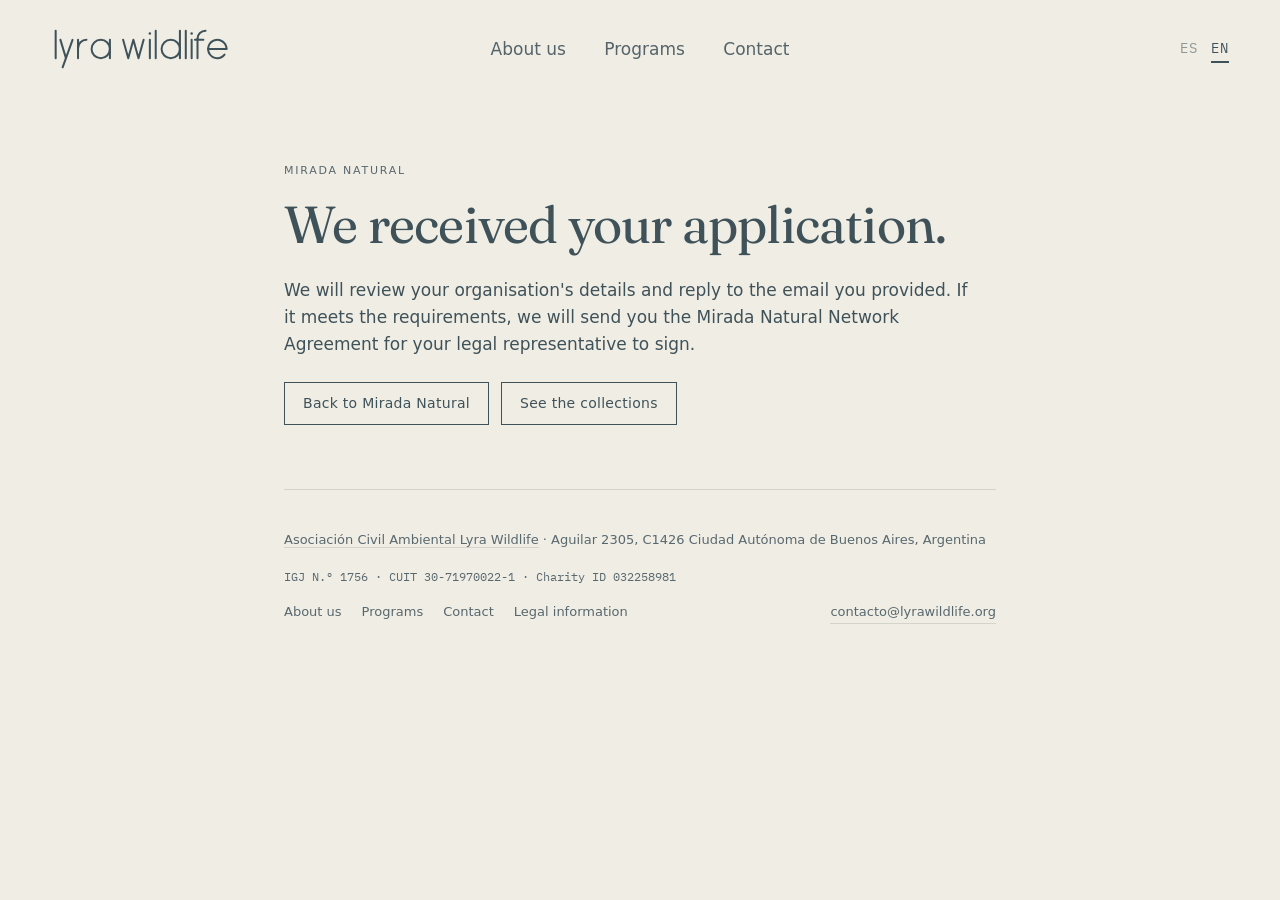
<file: sitio/mirada-natural/postulacion/gracias/index.html>
<!doctype html>
<html lang="es" data-lang="es">
<head>
<meta charset="utf-8">
<meta name="viewport" content="width=device-width, initial-scale=1">

<!-- ==========================================================================
     LYRA WILDLIFE  ·  Mirada Natural  ·  gracias
     Cada texto está dos veces: class="es" y class="en". Editá siempre las dos.
     ========================================================================== -->

<title>Gracias · Mirada Natural · Lyra Wildlife</title>
<meta name="description" content="Recibimos tu postulación a la Red Mirada Natural.">
<meta name="robots" content="noindex">
<meta name="theme-color" content="#788990">
<link rel="icon" href="../../../favicon.svg" type="image/svg+xml">
<link rel="icon" href="../../../favicon.ico" sizes="32x32">
<link rel="apple-touch-icon" href="../../../apple-touch-icon-180.png">
<link rel="preconnect" href="https://fonts.googleapis.com">
<link rel="preconnect" href="https://fonts.gstatic.com" crossorigin>
<link href="https://fonts.googleapis.com/css2?family=Fraunces:opsz,wght@9..144,400;9..144,500&family=IBM+Plex+Mono:wght@400&display=swap" rel="stylesheet">
<link href="https://api.fontshare.com/v2/css?f[]=satoshi@400,500,700&display=swap" rel="stylesheet">
<link rel="stylesheet" href="../../../estilos.css">
</head>

<body>
<header class="top">
  <!-- Logotipo: versión reforzada del wordmark, en el color del texto. No lo reemplaces por texto. -->
  <a class="marca" href="../../../" aria-label="Lyra Wildlife">
    <svg viewBox="-25.5 0 983 251" role="img" aria-hidden="true" focusable="false"><g fill="none" stroke="currentColor" stroke-width="11" stroke-linecap="round" stroke-linejoin="round"><path d="M0 25.5V175.5"/><path d="M92 75.5 38 225.5"/><path d="m26 75.5 30 100"/><path d="M122 75.5v100"/><path d="M122 121.5a46 46 0 0 1 46-46"/><path d="M296 125.5a50 50 0 1 0-100 0 50 50 0 1 0 100 0"/><path d="M296 75.5v100"/><path d="m368 75.5 28 100 28-100 28 100 28-100"/><path d="M514 75.5v100"/><path d="M546 25.5v150"/><path d="M678 125.5a50 50 0 1 0-100 0 50 50 0 1 0 100 0"/><path d="M678 25.5v150"/><path d="M710 25.5v150"/><path d="M742 75.5v100"/><path d="M774 175.5V69.5"/><path d="M774 69.5a44 44 0 0 1 44-44"/><path d="M760 75.5h46"/><path d="M932 125.5a50 50 0 1 0-10.6 30.78"/><path d="M832 125.5h100"/></g><g fill="currentColor"><circle cx="514" cy="40.5" r="6.82"/><circle cx="742" cy="40.5" r="6.82"/></g></svg>
  </a>
  <nav class="menu" aria-label="Secciones">
      <a href="../../../#quienes-somos"><span class="es">Quiénes somos</span><span class="en">About us</span></a>
      <a href="../../../#programas"><span class="es">Programas</span><span class="en">Programs</span></a>
      <a href="../../#contacto"><span class="es">Contacto</span><span class="en">Contact</span></a>
  </nav>
  <div class="top-acciones">
    <nav class="langs" aria-label="Idioma">
      <button type="button" data-set="es" aria-pressed="true" aria-label="Español">ES</button>
      <button type="button" data-set="en" aria-pressed="false" aria-label="English">EN</button>
    </nav>
    <button type="button" class="menu-btn" aria-expanded="false" aria-controls="panel-menu"><span class="es">Menú</span><span class="en">Menu</span></button>
  </div>
</header>
<!-- Panel del menú en celular (lo abre el botón "Menú"; sitio.js, bloque 5) -->
<div class="panel-menu" id="panel-menu" hidden>
  <button type="button" class="cerrar"><span class="es">Cerrar</span><span class="en">Close</span></button>
  <nav aria-label="Secciones">
      <a href="../../../#quienes-somos"><span class="es">Quiénes somos</span><span class="en">About us</span></a>
      <a href="../../../#programas"><span class="es">Programas</span><span class="en">Programs</span></a>
      <a href="../../#contacto"><span class="es">Contacto</span><span class="en">Contact</span></a>
  </nav>
  <nav class="langs" aria-label="Idioma">
    <button type="button" data-set="es" aria-pressed="true" aria-label="Español">ES</button>
    <button type="button" data-set="en" aria-pressed="false" aria-label="English">EN</button>
  </nav>
</div>

<div class="wrap">
<main>
  <section>
    <p class="eyebrow es">Mirada Natural</p>
    <p class="eyebrow en">Mirada Natural</p>
    <h1 class="es">Recibimos tu postulación.</h1>
    <h1 class="en">We received your application.</h1>
    <p class="es">Vamos a revisar los datos de la organización y te respondemos al correo que dejaste. Si cumple los requisitos, te enviamos el Convenio de la Red Mirada Natural para que lo firme el representante legal.</p>
    <p class="en">We will review your organisation's details and reply to the email you provided. If it meets the requirements, we will send you the Mirada Natural Network Agreement for your legal representative to sign.</p>
    <div class="acciones">
      <a class="btn es" href="../../">Volver a Mirada Natural</a>
      <a class="btn en" href="../../">Back to Mirada Natural</a>
      <a class="btn es" href="../../colecciones/">Ver las colecciones</a>
      <a class="btn en" href="../../colecciones/">See the collections</a>
    </div>
  </section>
</main>

<footer>
  <!-- Datos registrales: se repiten en el pie de todas las páginas. Si cambia alguno, cambialo en todas. -->
  <div class="row">
    <span><a href="../../../">Asociación Civil Ambiental Lyra Wildlife</a> · Aguilar 2305, C1426 Ciudad Autónoma de Buenos Aires, Argentina</span>
    <span class="stamp">IGJ N.º 1756 · CUIT 30-71970022-1 · Charity ID 032258981</span>
  </div>
  <div class="row">
    <nav class="pie-nav" aria-label="Páginas">
      <a href="../../../#quienes-somos"><span class="es">Quiénes somos</span><span class="en">About us</span></a>
      <a href="../../../#programas"><span class="es">Programas</span><span class="en">Programs</span></a>
      <a href="../../../#contacto"><span class="es">Contacto</span><span class="en">Contact</span></a>
      <a href="../../../institucional/"><span class="es">Información institucional</span><span class="en">Legal information</span></a>
    </nav>
    <a href="mailto:contacto@lyrawildlife.org">contacto@lyrawildlife.org</a>
  </div>
</footer>
</div>

<script src="../../../sitio.js"></script>
</body>
</html>
</file>
<file: sitio/estilos.css>
/* ==========================================================================
   LYRA WILDLIFE · estilos del sitio
   Identidad visual v2 (octubre 2026). Los colores viven en :root; el resto
   del sitio solo usa las variables. Para cambiar un color, cambialo acá.
   ========================================================================== */

:root{
  /* Paleta v2 */
  --perola:#F0EDE4;          /* fondo claro base */
  --beige:#E3D6C5;           /* segundo fondo claro */
  --azul:#788990;            /* principal: fondos de marca, piezas grandes (no para texto chico) */
  --azul-profundo:#3F525A;   /* texto, logotipo sobre claro, fondos oscuros */
  --terracota:#974315;       /* acento, poca superficie: enlaces, etiquetas */
  --verde:#8D957E;           /* mapas e ilustración; no para texto */

  /* Derivados para texto (contraste verificado sobre pérola, mínimo 4,5:1) */
  --texto:var(--azul-profundo);
  --texto-sec:#52626A;
  --texto-terc:#58686F;
  --linea:rgba(63,82,90,.16);

  --u:8px;                   /* espaciado base 8 */
  --col:760px;               /* columna de texto */
  --ancho:1280px;            /* bloques anchos (fotos, portadas, bandas): a sangre hasta este ancho, después centrados */
  --serif:"Fraunces",Georgia,"Times New Roman",serif;
  --sans:"Satoshi",system-ui,-apple-system,"Segoe UI",Helvetica,Arial,sans-serif;
  --mono:"IBM Plex Mono",ui-monospace,"SFMono-Regular",Menlo,monospace;
  color-scheme:light;
}

*{box-sizing:border-box}
html{-webkit-text-size-adjust:100%;scroll-behavior:smooth}   /* los enlaces a secciones (#quienes-somos, #pedido...) se deslizan en vez de saltar */
@media (prefers-reduced-motion:reduce){html{scroll-behavior:auto}}
body{
  margin:0;
  overflow-x:hidden;
  background:var(--perola);
  color:var(--texto);
  font-family:var(--sans);
  font-size:17px;
  line-height:1.6;
  font-weight:400;
  -webkit-font-smoothing:antialiased;
}
::selection{background:var(--beige);color:var(--azul-profundo)}

.wrap{max-width:var(--col);margin:0 auto;padding:0 calc(var(--u)*3)}

.marca{display:inline-block;color:var(--azul-profundo);border:0;line-height:0}
.marca svg{height:40px;width:auto;display:block}

/* ---- Cabecera (todas las páginas) --------------------------------------------
   Logo · menú centrado · idioma. En la página de inicio va sobre la foto de
   portada; en las demás, sobre pérola. En celular el menú se repliega al botón
   "Menú", que abre el panel .panel-menu. -------------------------------------- */
.top{
  display:grid;grid-template-columns:1fr auto 1fr;align-items:center;gap:24px;
  padding:26px clamp(24px,4vw,64px);
  color:var(--azul-profundo);
}
.top .marca{color:inherit}
.top .marca svg{height:clamp(46px,2.4vw,62px)}
.menu{display:flex;gap:clamp(20px,3vw,44px);justify-content:center;flex-wrap:wrap}
.menu a,.menu-btn,.panel-menu .cerrar{
  font-family:var(--sans);font-size:clamp(17px,.85vw,22px);line-height:1.2;
  color:inherit;text-decoration:none;border:0;background:none;padding:0;cursor:pointer;
}
.menu a{opacity:.88;transition:opacity .2s ease}
.menu a:hover{opacity:1}
.top-acciones{display:flex;justify-content:flex-end;align-items:center;gap:22px}
.langs{display:flex;gap:12px}
.langs button{
  font-family:var(--mono);font-size:clamp(14px,.7vw,17px);letter-spacing:.08em;
  background:none;border:0;padding:4px 0;cursor:pointer;color:inherit;opacity:.55;
  border-bottom:2px solid transparent;transition:opacity .2s ease;
}
.langs button[aria-pressed="true"]{opacity:1;border-bottom-color:currentColor}
.langs button:hover{opacity:1}
.menu-btn{display:none}

/* Panel del menú en celular */
.panel-menu{
  position:fixed;inset:0;z-index:50;background:var(--perola);color:var(--azul-profundo);
  display:flex;flex-direction:column;padding:26px 24px calc(24px + env(safe-area-inset-bottom,0px));
}
.panel-menu[hidden]{display:none}
.panel-menu .cerrar{align-self:flex-end}
.panel-menu nav{display:flex;flex-direction:column;gap:calc(var(--u)*3);margin:auto 0;padding-bottom:calc(var(--u)*6)}
.panel-menu nav a{font-family:var(--serif);font-size:34px;line-height:1.1;letter-spacing:-.01em;color:inherit;text-decoration:none;border:0}
.panel-menu .langs{flex-direction:row;gap:20px;margin:0;padding:0;align-self:flex-start}
.panel-menu .langs button{font-size:16px}
html.menu-abierto{overflow:hidden}

/* ---- Portada a pantalla completa (inicio) --------------------------------- */
.hero{position:relative;width:100%;height:100vh;height:100svh;min-height:600px;padding:0;border-top:0;overflow:hidden;color:var(--perola);display:flex;flex-direction:column}   /* padding:0 anula el de section */
.hero img{position:absolute;inset:0;width:100%;height:100%;object-fit:cover;object-position:50% 50%;z-index:0}
/* Velo: arriba para la cabecera clara, abajo para el titular y la flecha */
.hero::before{content:"";position:absolute;inset:0;z-index:1;background:linear-gradient(to bottom,rgba(63,82,90,.6) 0%,rgba(63,82,90,0) 34%,rgba(63,82,90,0) 55%,rgba(63,82,90,.50) 100%)}
.hero .top,.hero .texto{position:relative;z-index:2}   /* por encima de la foto (0) y del velo (1) */
.hero .top{color:var(--perola)}
/* Variante para fotos claras arriba: cabecera en azul profundo y sin velo superior */
.hero.cabecera-oscura::before{background:linear-gradient(to bottom,rgba(63,82,90,0) 0%,rgba(63,82,90,0) 55%,rgba(63,82,90,.55) 100%)}
.hero.cabecera-oscura .top{color:var(--azul-profundo)}

.hero .texto{flex:1;display:flex;flex-direction:column;justify-content:flex-end;padding:0 clamp(24px,4vw,64px) clamp(88px,11vh,128px)}
.hero h1{font-size:clamp(42px,6.2vw,124px);line-height:1.02;margin:0;max-width:17ch;color:var(--perola)}

/* Flecha: la página sigue. Movimiento leve, de 6 px, y quieta si el sistema pide menos animación. */
.flecha{position:absolute;left:50%;bottom:26px;z-index:2;color:var(--perola);opacity:.85;border:0;line-height:0;transform:translateX(-50%);animation:bajar 3s ease-in-out infinite}
.flecha svg{width:26px;height:26px}
@keyframes bajar{0%,100%{transform:translate(-50%,0)}50%{transform:translate(-50%,6px)}}
@media (prefers-reduced-motion:reduce){.flecha{animation:none}}

@media (max-width:900px){
  .top{grid-template-columns:auto 1fr;padding:20px 24px}
  .top .marca svg{height:42px}
  .menu{display:none}
  .menu-btn{display:inline}
  .top-acciones{gap:18px}
  .hero .texto{padding:0 24px 84px}
  .hero-programa .texto{padding:0 24px 28px}
}

/* ---- Kicker de dos partes ------------------------------------------------ */
.kicker{
  display:flex;
  align-items:center;
  gap:calc(var(--u)*1.5);
  flex-wrap:wrap;
  margin:calc(var(--u)*9) 0 calc(var(--u)*3);
  font-size:12px;
}
.pill{
  background:var(--azul-profundo);
  color:var(--perola);
  padding:5px 10px;
  letter-spacing:.14em;
  text-transform:uppercase;
  font-weight:500;
  font-size:11px;
}
.kicker .meta{color:var(--texto-terc);font-size:12px;letter-spacing:.04em}
.kicker .meta a{color:inherit;border-bottom-color:var(--linea)}
.kicker .meta a:hover{color:var(--terracota)}

/* ---- Tipografía ---------------------------------------------------------- */
h1{
  font-family:var(--serif);
  font-weight:400;
  font-size:clamp(34px,5.4vw,52px);
  line-height:1.1;
  letter-spacing:-.015em;
  margin:0 0 calc(var(--u)*3);
  max-width:22ch;
  text-wrap:balance;
}
h1.nombre{font-size:clamp(48px,9vw,92px);line-height:1;max-width:none}
h2{
  font-family:var(--serif);
  font-weight:400;
  font-size:clamp(24px,3.4vw,30px);
  line-height:1.2;
  letter-spacing:-.01em;
  margin:0 0 calc(var(--u)*2);
  text-wrap:balance;
}
h3{
  font-family:var(--sans);
  font-weight:700;
  font-size:15px;
  letter-spacing:.02em;
  margin:0 0 calc(var(--u)*1);
}
.lead{
  font-family:var(--serif);
  font-size:clamp(20px,2.6vw,25px);
  line-height:1.45;
  font-weight:400;
  margin:0 0 calc(var(--u)*3);
  max-width:36ch;
  text-wrap:balance;
}
p{margin:0 0 calc(var(--u)*2);max-width:64ch}
strong{font-weight:700}
a{color:var(--terracota);text-decoration:none;border-bottom:1px solid rgba(151,67,21,.35)}
a:hover{border-bottom-color:var(--terracota)}
ul{margin:0 0 calc(var(--u)*2);padding-left:1.2em;max-width:64ch}
li{margin-bottom:calc(var(--u)*1)}

section{padding:calc(var(--u)*8) 0;border-top:1px solid var(--linea)}
section:first-of-type{border-top:0}
.eyebrow{
  font-size:11px;
  letter-spacing:.16em;
  text-transform:uppercase;
  color:var(--texto-terc);
  font-weight:500;
  margin:0 0 calc(var(--u)*2);
}

/* ---- Bandas a sangre ----------------------------------------------------- */
.banda{width:min(100vw,var(--ancho));margin-left:calc(50% - min(50vw,var(--ancho)/2))}
.banda > .inner{max-width:var(--col);margin:0 auto;padding:0 calc(var(--u)*3)}
.banda.beige{background:var(--beige)}
.banda.beige section{border-top:0}
.banda.beige + section{border-top:0}
.banda.azul{background:var(--azul);color:var(--perola)}
.banda.azul .pill{background:var(--azul-profundo);color:var(--perola)}

/* Portada de programa: solo el nombre, grande, en pérola sobre azul. */
/* Portada de programa: como la del inicio, pero de un tercio de pantalla (ver .hero) */
.hero.hero-programa{height:36vh;height:36svh;min-height:300px;max-height:560px}
.hero-programa .texto{padding-bottom:clamp(24px,4vh,44px)}
.hero-programa.cabecera-oscura::before{background:linear-gradient(to bottom,rgba(63,82,90,0) 0%,rgba(63,82,90,.12) 30%,rgba(63,82,90,.6) 62%,rgba(63,82,90,.9) 100%)}   /* portada baja: velo más firme para el título */
.hero-programa h1.nombre{font-size:clamp(40px,5.5vw,76px);line-height:1;max-width:none}
/* Variante para fotos muy claras: sin velo y título en azul profundo (la pastilla no cambia) */
.hero.titulo-oscuro::before{display:none}
.hero.titulo-oscuro,.hero.titulo-oscuro h1{color:var(--azul-profundo)}

/* ---- Foto a sangre -------------------------------------------------------- */
.figure{
  width:min(100vw,var(--ancho));
  margin:calc(var(--u)*6) 0 0 calc(50% - min(50vw,var(--ancho)/2));
  background:var(--beige);
  aspect-ratio:2.35/1;
  overflow:hidden;
}
.figure img{width:100%;height:100%;object-fit:cover;object-position:center;display:block}

/* ---- Listas de trabajo --------------------------------------------------- */
.stack{display:grid;gap:calc(var(--u)*4);margin-top:calc(var(--u)*4)}
.item{display:grid;grid-template-columns:auto 1fr;gap:calc(var(--u)*3);align-items:start}
.num{font-family:var(--mono);font-size:12px;color:var(--texto-terc);padding-top:3px}
.item p{margin:0;color:var(--texto-sec)}
.item h3.serif{font-family:var(--serif);font-weight:400;font-size:22px;letter-spacing:-.01em;margin-bottom:calc(var(--u)*1)}

/* ---- Portadas de programas (a sangre) ------------------------------------ */
.programas{
  width:min(100vw,var(--ancho));
  margin-left:calc(50% - min(50vw,var(--ancho)/2));
  padding:calc(var(--u)*8) 0 0;
  border-top:1px solid var(--linea);
}
.titulo-seccion{
  text-align:center;
  font-family:var(--serif);
  font-weight:400;
  font-size:clamp(28px,3.6vw,36px);
  line-height:1.2;
  letter-spacing:-.01em;
  color:var(--azul-profundo);
  max-width:none;
  margin:0 0 calc(var(--u)*5);
}
.cover{
  position:relative;
  display:block;
  width:100%;
  aspect-ratio:2.35/1;
  overflow:hidden;
  background:var(--azul-profundo);   /* se ve si falta la foto */
  color:var(--perola);
  border:0;
  margin-bottom:var(--u);            /* filete claro entre portadas */
}
.cover:last-child{margin-bottom:0}
.cover picture,.cover img{
  position:absolute;inset:0;
  width:100%;height:100%;
  object-fit:cover;object-position:center;
  display:block;
}
.cover::after{                        /* velo suave a la izquierda para leer el texto */
  content:"";
  position:absolute;inset:0;
  background:linear-gradient(90deg,rgba(63,82,90,.55) 0%,rgba(63,82,90,.2) 45%,rgba(63,82,90,0) 70%);
}
.cover-texto{
  position:absolute;
  pointer-events:none;
  left:7%;
  top:50%;
  transform:translateY(-50%);
  z-index:1;
  display:flex;
  flex-direction:column;
  align-items:flex-start;
  gap:calc(var(--u)*1.5);
  max-width:60%;
  text-shadow:0 1px 12px rgba(63,82,90,.35);
}
.cover-sub{
  font-size:11px;
  letter-spacing:.12em;
  text-transform:uppercase;
  font-weight:500;
  opacity:.9;
}
.cover-titulo{
  font-family:var(--sans);
  font-weight:400;
  font-size:clamp(24px,3.4vw,42px);
  letter-spacing:.14em;
  text-transform:uppercase;
  line-height:1.15;
}
.cover-botones{pointer-events:auto;display:flex;gap:calc(var(--u)*1.5);flex-wrap:wrap;margin-top:calc(var(--u)*1)}
.cover-btn{
  display:inline-block;
  color:var(--perola);
  font-size:10px;
  letter-spacing:.18em;
  text-transform:uppercase;
  font-weight:500;
  padding:7px 12px;
  border:1px solid rgba(240,237,228,.85);
  transition:background .25s ease,color .25s ease;
}
.cover-btn:hover{background:var(--perola);color:var(--azul-profundo);border-color:var(--perola)}
.programas + main > section:first-child{border-top:0}

/* ---- Recuadro "lo esencial" ---------------------------------------------- */
.esencial{
  background:var(--beige);
  padding:calc(var(--u)*4);
  margin:calc(var(--u)*4) 0;
}
.esencial h3{margin-bottom:calc(var(--u)*2)}
.esencial ul{margin:0;color:var(--azul-profundo)}
.esencial li{margin-bottom:calc(var(--u)*1.25)}
.esencial li:last-child{margin-bottom:0}

/* ---- Llamado destacado (Postularse a la red) ------------------------------ */
.llamado{
  display:flex;align-items:center;justify-content:space-between;gap:calc(var(--u)*3) calc(var(--u)*4);flex-wrap:wrap;
  background:var(--beige);border-radius:12px;padding:calc(var(--u)*4) calc(var(--u)*5);margin-top:calc(var(--u)*5);
}
.llamado-texto{flex:1 1 300px;min-width:0}
.llamado-texto p{margin:0}
.llamado-titulo{font-family:var(--serif);font-weight:400;font-size:clamp(22px,2.2vw,26px);line-height:1.2;letter-spacing:-.01em;color:var(--azul-profundo);margin-bottom:calc(var(--u)*1) !important;text-wrap:balance}
.btn.destacado{background:var(--terracota);border-color:var(--terracota);color:var(--perola);font-size:16px;padding:16px 26px;white-space:nowrap}
.btn.destacado:hover{background:var(--azul-profundo);border-color:var(--azul-profundo);color:var(--perola)}
@media (max-width:620px){.llamado{padding:calc(var(--u)*3)}.btn.destacado{white-space:normal}}

/* ---- Botones ------------------------------------------------------------- */
.acciones{display:flex;gap:calc(var(--u)*1.5);flex-wrap:wrap;margin-top:calc(var(--u)*3)}
.btn{
  display:inline-block;
  font-family:var(--sans);
  font-weight:500;
  font-size:14px;
  letter-spacing:.02em;
  line-height:1.2;
  padding:12px 18px;
  border:1px solid var(--azul-profundo);
  color:var(--azul-profundo);
  background:none;
}
.btn:hover{background:var(--beige);border-color:var(--azul-profundo)}
.btn.primario{background:var(--azul-profundo);color:var(--perola)}
.btn.primario:hover{background:var(--azul);border-color:var(--azul)}

/* ---- Impulsores (logos en color, con una línea de qué aportaron) --------- */
.impulsores{display:grid;grid-template-columns:repeat(auto-fill,minmax(260px,1fr));gap:calc(var(--u)*5) calc(var(--u)*4);margin-top:calc(var(--u)*4)}
.impulsor a{border:0;display:block;margin-bottom:calc(var(--u)*2)}
.impulsor img{width:100%;max-width:300px;height:auto;display:block}
.impulsor p{font-size:14px;color:var(--texto-sec);margin:0;max-width:34ch}

/* ---- Logos de aliados ---------------------------------------------------- */
.logos{display:grid;grid-template-columns:repeat(auto-fill,minmax(160px,1fr));gap:calc(var(--u)*4);margin-top:calc(var(--u)*4);align-items:center}
.logos a{border:0;display:block}
.logos img{width:100%;max-width:220px;height:auto;display:block;filter:grayscale(1);opacity:.8;transition:opacity .25s ease}
.logos a:hover img{opacity:1}

/* ---- Datos institucionales ----------------------------------------------- */
dl{margin:calc(var(--u)*3) 0 0;display:grid;grid-template-columns:200px 1fr;gap:calc(var(--u)*1.5) calc(var(--u)*3)}
dt{font-size:13px;color:var(--texto-terc);letter-spacing:.02em}
dd{margin:0;font-size:15px}
dd.code{font-family:var(--mono);font-size:13px;line-height:1.5}
.autoridades{font-size:15px;color:var(--texto-sec);margin-top:calc(var(--u)*4)}
.autoridades span{display:block}

/* ---- Contacto ------------------------------------------------------------ */
.mail{
  font-family:var(--serif);
  font-size:clamp(22px,3.4vw,30px);
  border-bottom:2px solid var(--azul);
  display:inline-block;
  color:var(--azul-profundo);
}
.mail:hover{border-bottom-color:var(--terracota)}

/* ---- Pie ----------------------------------------------------------------- */
footer{
  border-top:1px solid var(--linea);
  padding:calc(var(--u)*5) 0 calc(var(--u)*8);
  font-size:13px;
  color:var(--texto-terc);
}
footer .row{display:flex;justify-content:space-between;gap:calc(var(--u)*2);flex-wrap:wrap}
footer .stamp{font-family:var(--mono);font-size:12px}
footer a{color:inherit;border-bottom-color:var(--linea)}
footer a:hover{color:var(--terracota)}

/* ---- Idiomas ------------------------------------------------------------- */
/* El idioma oculto nunca se muestra, gane quien gane en especificidad. */
html[data-lang="es"] .en{display:none !important}
html[data-lang="en"] .es{display:none !important}

/* ---- Colecciones del banco (Mirada Natural) ------------------------------ */
.colecciones{
  width:min(100vw,var(--ancho));
  margin-left:calc(50% - min(50vw,var(--ancho)/2));
  padding:calc(var(--u)*8) 0;
  border-top:1px solid var(--linea);
}
.colecciones + .wrap > main > section:first-child{border-top:1px solid var(--linea)}
/* La cabecera (rótulo, título e intro) va en la misma columna que el resto del
   texto del sitio; solo la grilla de tarjetas usa el bloque ancho. */
.colecciones .cabecera{
  max-width:var(--col);
  margin:0 auto calc(var(--u)*4);
  padding:0 calc(var(--u)*3);
}
.colecciones .cabecera h2{margin-bottom:calc(var(--u)*2)}
.colecciones .cabecera p{margin:0 0 calc(var(--u)*2)}
.colecciones .cabecera p.eyebrow{margin-bottom:calc(var(--u)*2)}

/* Grilla de tarjetas verticales: tres por fila, 9:16, sin enlace */
.grilla{display:grid;grid-template-columns:repeat(3,1fr);gap:16px;margin:0 calc(var(--u)*3)}
.tarjeta{
  position:relative;display:block;aspect-ratio:9/16;border-radius:12px;overflow:hidden;
  background:var(--azul-profundo);color:var(--perola);margin:0;
}
.tarjeta img{position:absolute;inset:0;width:100%;height:100%;object-fit:cover;display:block}
.tarjeta::after{content:"";position:absolute;inset:0;background:linear-gradient(to bottom,rgba(63,82,90,.38) 0%,rgba(63,82,90,0) 24%,rgba(63,82,90,0) 56%,rgba(63,82,90,.74) 100%)}
.tarjeta-cat{
  position:absolute;top:18px;left:18px;z-index:1;display:flex;align-items:center;gap:8px;
  font-family:var(--mono);font-size:11px;letter-spacing:.1em;text-transform:uppercase;
}
.tarjeta-cat::before{content:"";width:6px;height:6px;background:currentColor}
/* El subtítulo reserva dos líneas fijas, así los títulos quedan alineados entre tarjetas (crecen hacia arriba si ocupan dos líneas). */
.tarjeta-texto{position:absolute;left:18px;right:18px;bottom:18px;z-index:1;display:flex;flex-direction:column;gap:6px}
.tarjeta-titulo{display:block;font-family:var(--serif);font-weight:400;font-size:clamp(20px,1.9vw,26px);line-height:1.15;letter-spacing:-.01em}
.tarjeta-sub{display:-webkit-box;-webkit-line-clamp:2;-webkit-box-orient:vertical;overflow:hidden;font-family:var(--sans);font-size:13px;line-height:1.45;min-height:2.9em;opacity:.88}
.ver-todas{max-width:var(--col);margin:calc(var(--u)*5) auto 0;padding:0 calc(var(--u)*3);text-align:center}
/* Página con todas las colecciones: cuatro columnas (tres en pantallas medianas, dos en celular) */
.grilla.cuatro{grid-template-columns:repeat(4,1fr)}
.grilla.cuatro .tarjeta-sub{-webkit-line-clamp:3;min-height:4.35em}   /* tarjetas más angostas: tres líneas */
.colecciones.todas{padding-top:calc(var(--u)*2);border-top:0}
@media (min-width:1300px){.grilla{margin:0}}
@media (max-width:1100px){.grilla.cuatro{grid-template-columns:repeat(3,1fr)}}
@media (max-width:900px){.grilla{grid-template-columns:repeat(2,1fr);gap:12px} .grilla.cuatro{grid-template-columns:repeat(2,1fr)}}
/* Celular: las tarjetas se deslizan de costado, una por vez, con la siguiente asomando */
@media (max-width:620px){
  .grilla{display:flex;overflow-x:auto;scroll-snap-type:x mandatory;scroll-padding-left:24px;gap:12px;margin:0;padding:0 24px 4px;scrollbar-width:none}
  .grilla::-webkit-scrollbar{display:none}
  .tarjeta{flex:0 0 76%;scroll-snap-align:start}
  .tarjeta-sub{-webkit-line-clamp:3;min-height:4.35em}   /* tarjeta más angosta: tres líneas de subtítulo */
  /* La página con todas no se desliza: dos columnas, solo rótulo y título */
  .grilla.cuatro{display:grid;grid-template-columns:repeat(2,1fr);gap:10px;padding:0 24px;overflow:visible;scroll-snap-type:none}
  .grilla.cuatro .tarjeta{flex:none}
  .grilla.cuatro .tarjeta-sub{display:none}
  .grilla.cuatro .tarjeta-titulo{font-size:18px}
  .grilla.cuatro .tarjeta-cat{top:12px;left:12px;font-size:10px}
  .grilla.cuatro .tarjeta-texto{left:12px;right:12px;bottom:12px}
}

/* ---- Foto al lado del texto (Mirada Natural · Impulsar una expedición) ------
   Bloque ancho: foto vertical 4:5 con esquinas redondeadas a la izquierda y el
   texto a la derecha. En celular, foto cuadrada arriba y texto debajo. ------- */
.foto-lado{
  display:grid;grid-template-columns:1fr 1fr;gap:calc(var(--u)*6);align-items:center;
  width:min(100vw,var(--ancho));margin-left:calc(50% - min(50vw,var(--ancho)/2));padding:0 calc(var(--u)*3);
}
@media (min-width:1300px){.foto-lado{padding:0}}
.foto-lado figure{margin:0;aspect-ratio:4/5;border-radius:12px;overflow:hidden;background:var(--azul-profundo)}
.foto-lado figure img{width:100%;height:100%;object-fit:cover;display:block}
.foto-lado-texto{max-width:46ch}
@media (max-width:760px){
  .foto-lado{grid-template-columns:1fr;gap:calc(var(--u)*4)}
  .foto-lado figure{aspect-ratio:1/1}
  .foto-lado figure img{object-position:50% 57%}   /* entran la madre, la cría y el semirrígido */
}

/* ---- Desplegable (pedido de imágenes en la página de colecciones) ----------
   Una línea con la pregunta y un círculo con "+"; al abrirse, el "+" pasa a "−"
   y aparece el formulario. Sin JavaScript: <details> del navegador. ---------- */
#pedido{padding:calc(var(--u)*5) 0 0;border-top:0}
.desplegable{border-top:1px solid var(--linea);border-bottom:1px solid var(--linea)}
.desplegable summary{
  list-style:none;cursor:pointer;display:flex;align-items:center;justify-content:space-between;gap:calc(var(--u)*3);
  padding:calc(var(--u)*3) 0;color:var(--azul-profundo);
}
.desplegable summary::-webkit-details-marker{display:none}
.desplegable-titulo{font-family:var(--serif);font-weight:400;font-size:clamp(22px,2.2vw,28px);line-height:1.25;letter-spacing:-.01em}
.desplegable .signo{
  position:relative;flex:0 0 auto;width:44px;height:44px;border-radius:999px;
  border:1px solid var(--azul-profundo);color:var(--azul-profundo);transition:background .25s ease,color .25s ease;
}
.desplegable .signo::before,.desplegable .signo::after{
  content:"";position:absolute;left:50%;top:50%;width:14px;height:1.5px;background:currentColor;
  transform:translate(-50%,-50%);transition:transform .25s ease;
}
.desplegable .signo::after{transform:translate(-50%,-50%) rotate(90deg)}
.desplegable[open] .signo::after{transform:translate(-50%,-50%) rotate(0deg)}
.desplegable summary:hover .signo{background:var(--azul-profundo);color:var(--perola)}
.desplegable summary:focus-visible{outline:2px solid var(--azul);outline-offset:4px}
.desplegable-cuerpo{padding:0 0 calc(var(--u)*5)}
.desplegable-cuerpo > p:first-child{margin-top:0}
section.volver{border-top:0;padding-top:calc(var(--u)*4)}
/* Variante chica, dentro de una sección (Lo esencial del convenio) */
.desplegable.chico{margin:calc(var(--u)*4) 0}
.desplegable.chico summary{padding:calc(var(--u)*2.5) 0}
.desplegable.chico .desplegable-titulo{font-size:20px}
.desplegable.chico .signo{width:36px;height:36px}
.desplegable.chico .desplegable-cuerpo{padding-bottom:calc(var(--u)*3)}
.desplegable.chico ul{margin:0;color:var(--azul-profundo)}
.desplegable.chico li{margin-bottom:calc(var(--u)*1.25)}

/* ---- Formulario ---------------------------------------------------------- */
.formulario{margin-top:calc(var(--u)*3)}
.formulario .oculto{display:none}
.formulario .campos{display:grid;grid-template-columns:1fr 1fr;gap:calc(var(--u)*2.5) calc(var(--u)*3)}
.formulario label{display:flex;flex-direction:column;gap:6px;font-size:13px;color:var(--texto-sec);letter-spacing:.02em}
.formulario label.ancho{grid-column:1/-1}
.formulario input,.formulario textarea{
  font-family:var(--sans);font-size:16px;color:var(--azul-profundo);
  background:var(--perola);border:1px solid rgba(63,82,90,.35);border-radius:6px;
  padding:10px 12px;width:100%;
}
.formulario input:focus,.formulario textarea:focus{outline:2px solid var(--azul);outline-offset:1px;border-color:var(--azul)}
.formulario textarea{resize:vertical;min-height:88px}
.formulario .btn{cursor:pointer}

/* Formulario largo (postulación): bloques con rótulo, opciones y ayudas */
.formulario fieldset{border:0;padding:0;margin:0 0 calc(var(--u)*6);min-width:0}
.formulario fieldset:first-of-type{margin-top:calc(var(--u)*6)}
.formulario legend{
  padding:0;margin:0 0 calc(var(--u)*2.5);
  font-size:11px;letter-spacing:.16em;text-transform:uppercase;font-weight:500;color:var(--texto-terc);
}
.formulario legend .num{margin-right:calc(var(--u)*1.5);padding:0}
.formulario .nota-bloque{margin:calc(var(--u)*-1) 0 calc(var(--u)*2.5);font-size:14px;color:var(--texto-sec)}
.formulario .ayuda{font-size:12px;color:var(--texto-terc);letter-spacing:.01em}
.formulario .grupo{grid-column:1/-1;display:flex;flex-direction:column;gap:10px}
.formulario .pregunta{margin:0;font-size:13px;color:var(--texto-sec);letter-spacing:.02em}
.formulario .opciones{display:grid;grid-template-columns:repeat(2,minmax(0,1fr));gap:10px calc(var(--u)*3)}
.formulario label.casilla{flex-direction:row;align-items:flex-start;gap:10px;font-size:15px;line-height:1.4;color:var(--azul-profundo);letter-spacing:0;cursor:pointer}
.formulario label.casilla input{width:18px;height:18px;padding:0;margin:2px 0 0;flex:0 0 auto;accent-color:var(--azul-profundo)}
.formulario .conformidad{border-top:1px solid var(--linea);padding-top:calc(var(--u)*3)}
.formulario .conformidad label.casilla{font-size:15px}
.formulario .pie-form{margin:calc(var(--u)*2) 0 0;font-size:14px;color:var(--texto-sec)}
@media (max-width:620px){.formulario .opciones{grid-template-columns:1fr}}

/* Obligatorios y errores: asterisco en los rótulos; al intentar enviar con datos
   faltantes, el marco de cada campo incompleto se pone rojo (sitio.js, bloque 6). */
:root{--error:#B3261E}
.formulario [hidden]{display:none !important}
.formulario .opcional{color:var(--texto-terc)}
.formulario .req{color:var(--terracota);font-weight:500}
.via-correo{margin-top:calc(var(--u)*6)}   /* correo visible debajo del formulario de contacto */
.via-correo p{margin-bottom:calc(var(--u)*1)}
.formulario .nota-obligatorios{margin:calc(var(--u)*2) 0 0;font-size:13px;color:var(--texto-terc)}
.formulario .aviso-error{margin:calc(var(--u)*1.5) 0 0;font-size:14px;font-weight:500;color:var(--error)}
.formulario.intentado input:invalid,.formulario.intentado textarea:invalid{border-color:var(--error);box-shadow:0 0 0 1px var(--error)}
.formulario.intentado .grupo:has(input:invalid) .opciones{outline:1px solid var(--error);outline-offset:10px;border-radius:6px}
.formulario.intentado .grupo:has(input:invalid) .pregunta,
.formulario.intentado label:has(> input:invalid) > span:first-child,
.formulario.intentado label:has(> textarea:invalid) > span:first-child,
.formulario.intentado .conformidad:has(input:invalid) label{color:var(--error)}
.formulario.intentado .conformidad:has(input:invalid) input{outline:2px solid var(--error);outline-offset:1px}

@media (max-width:620px){
  .formulario .campos{grid-template-columns:1fr}
}

@media (min-width:1300px){
  .cover{border-radius:12px}         /* esquinas redondeadas solo cuando la portada no va a sangre */
}

@media (min-width:1600px){
  :root{--col:820px}
  body{font-size:18px}
  .lead{max-width:38ch}
}

@media (max-width:620px){
  body{font-size:16px}
  .figure{aspect-ratio:16/9;margin-top:calc(var(--u)*4)}
  dl{grid-template-columns:1fr;gap:2px calc(var(--u)*2)}
  dt{margin-top:calc(var(--u)*2)}
  .item{grid-template-columns:1fr;gap:calc(var(--u)*1)}
  .kicker{margin-top:calc(var(--u)*6)}
  .esencial{padding:calc(var(--u)*3)}
  .btn{width:100%;text-align:center}
  .programas{padding-top:calc(var(--u)*6)}
  .cover{aspect-ratio:4/3}
  .cover-texto{left:calc(var(--u)*3);max-width:85%}
  .cover::after{background:linear-gradient(90deg,rgba(63,82,90,.6) 0%,rgba(63,82,90,.25) 60%,rgba(63,82,90,.05) 100%)}
}

/* ---- Menú con páginas y pie con datos registrales (noviembre 2026) ----------
   La página actual queda subrayada en el menú. El pie repite la sede, los
   números de registro y el Charity ID en todas las páginas. ------------------ */
.menu a[aria-current="page"]{opacity:1;text-decoration:underline;text-decoration-thickness:1px;text-underline-offset:6px}
.panel-menu nav a[aria-current="page"]{text-decoration:underline;text-decoration-thickness:1px;text-underline-offset:8px}
.intro-programas{padding-bottom:0}
footer .row + .row{margin-top:calc(var(--u)*2)}
footer .pie-nav{display:flex;gap:calc(var(--u)*2.5);flex-wrap:wrap}
footer .pie-nav a{border-bottom:0}
</file>
